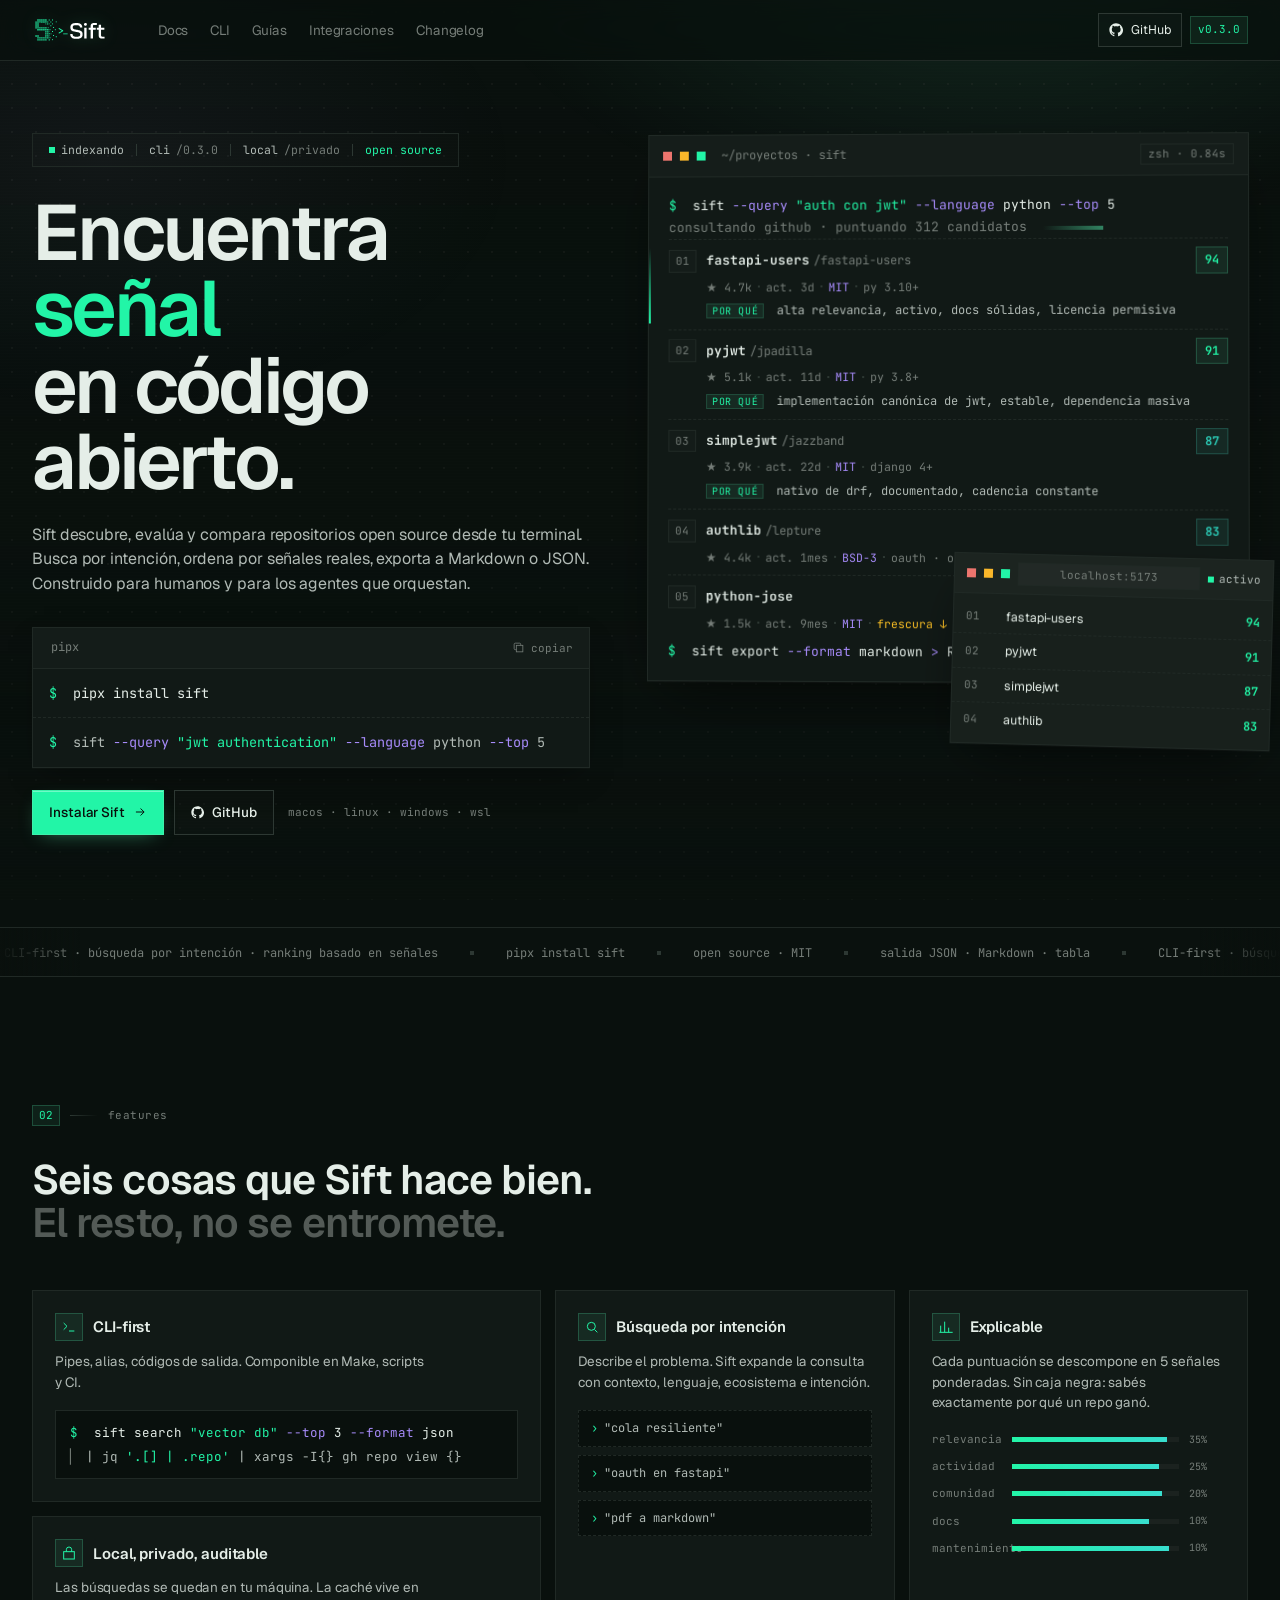
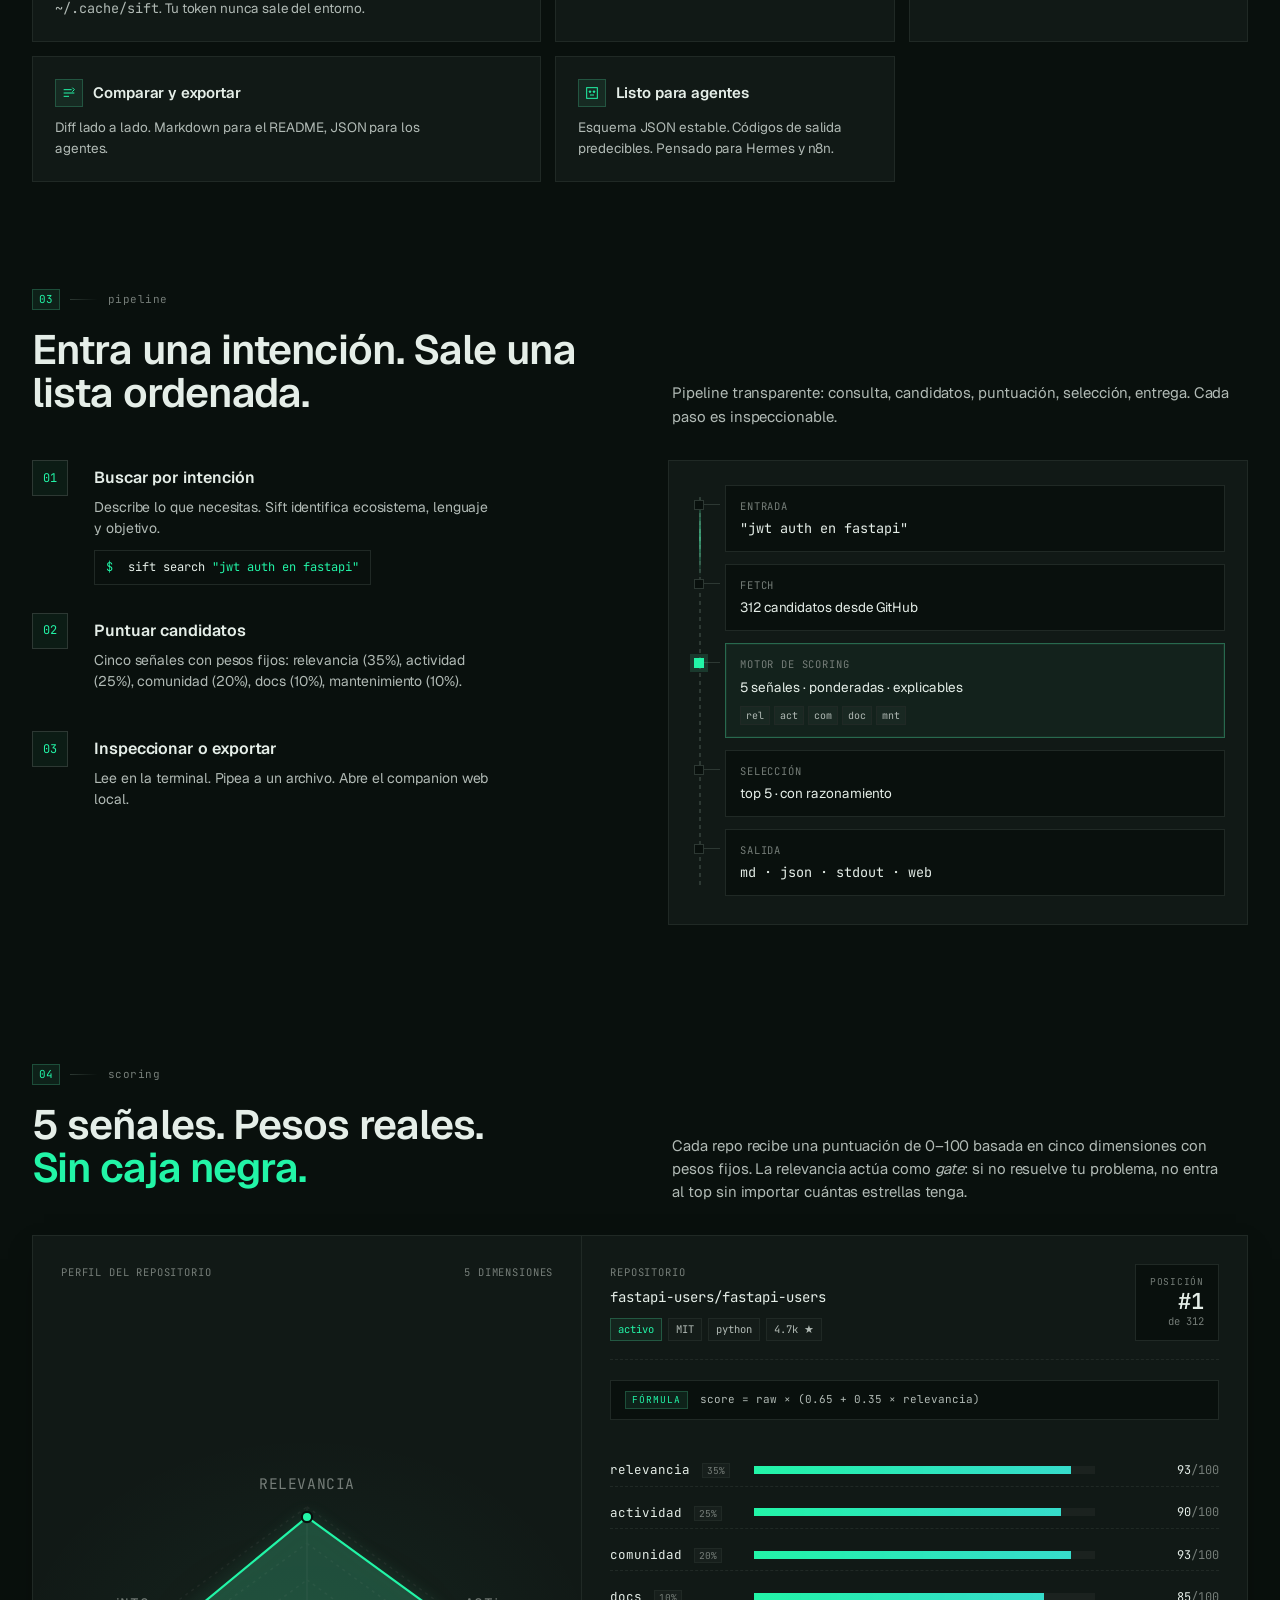
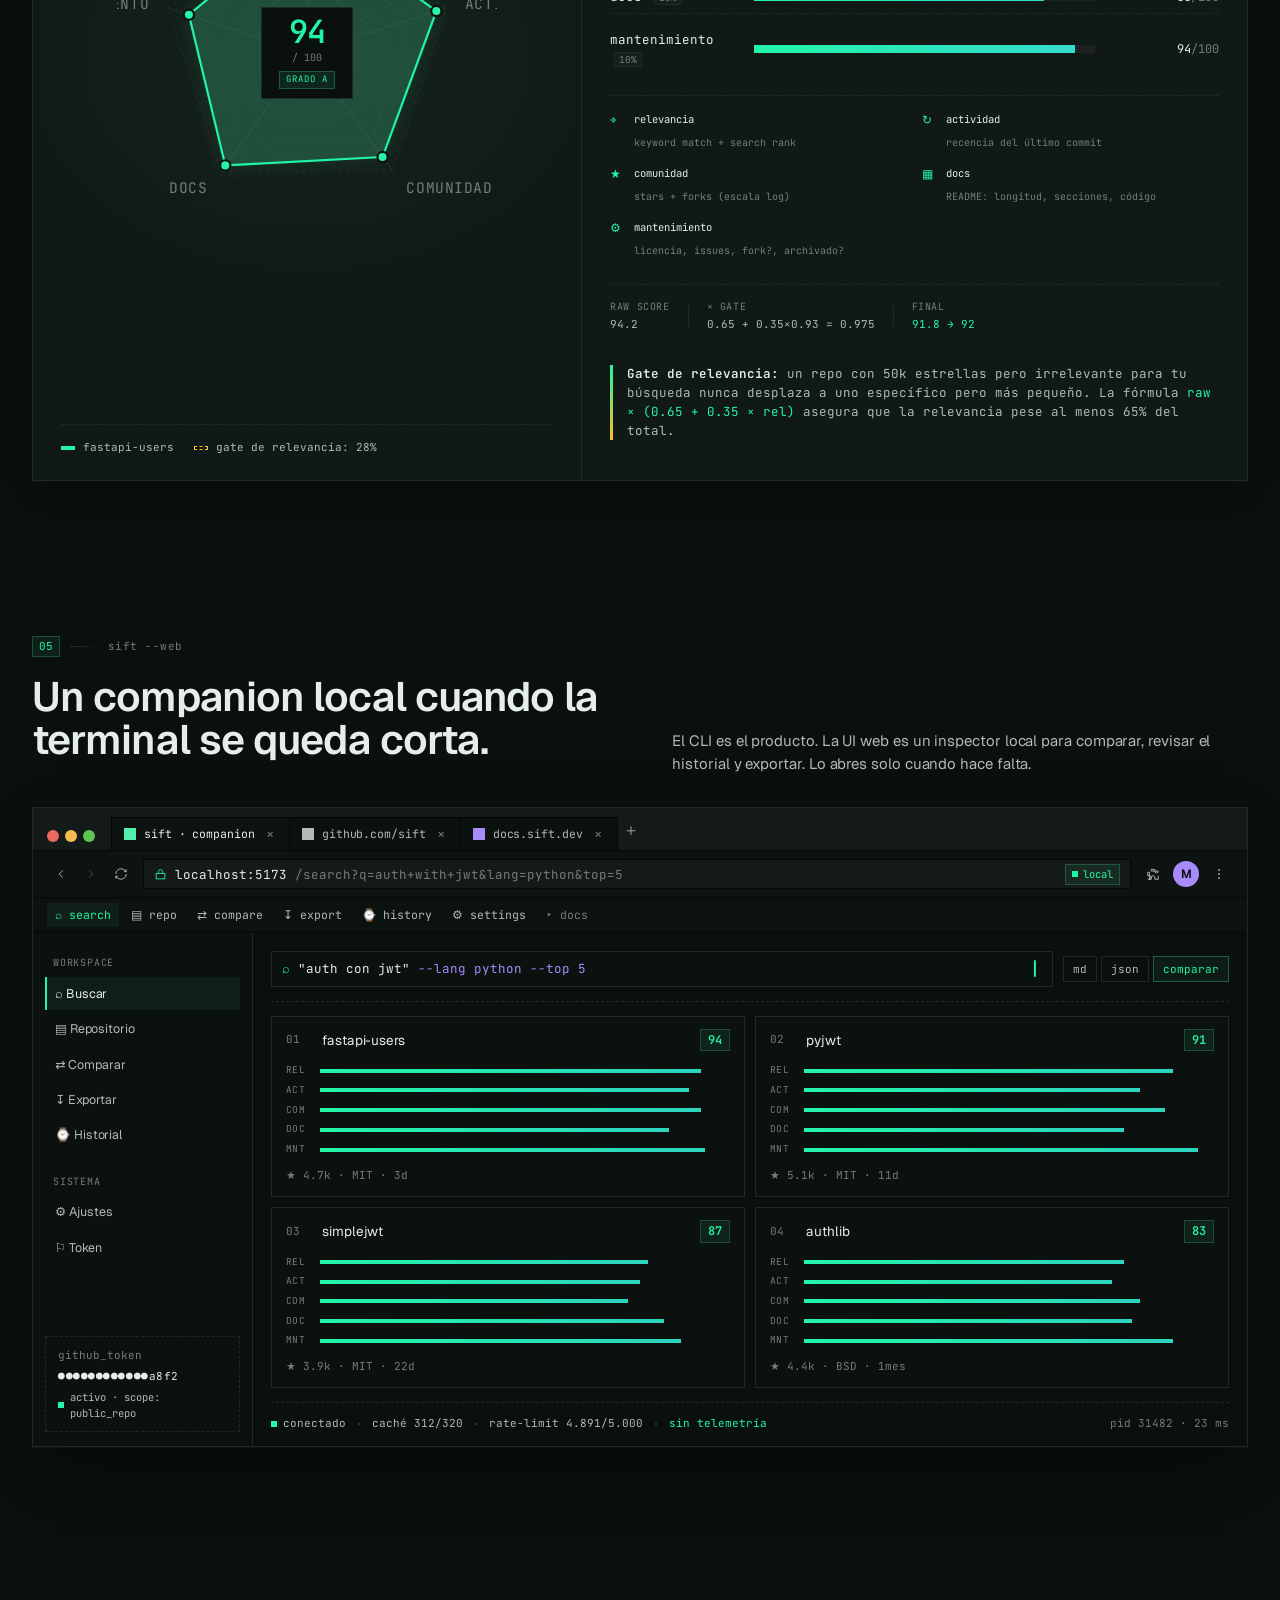
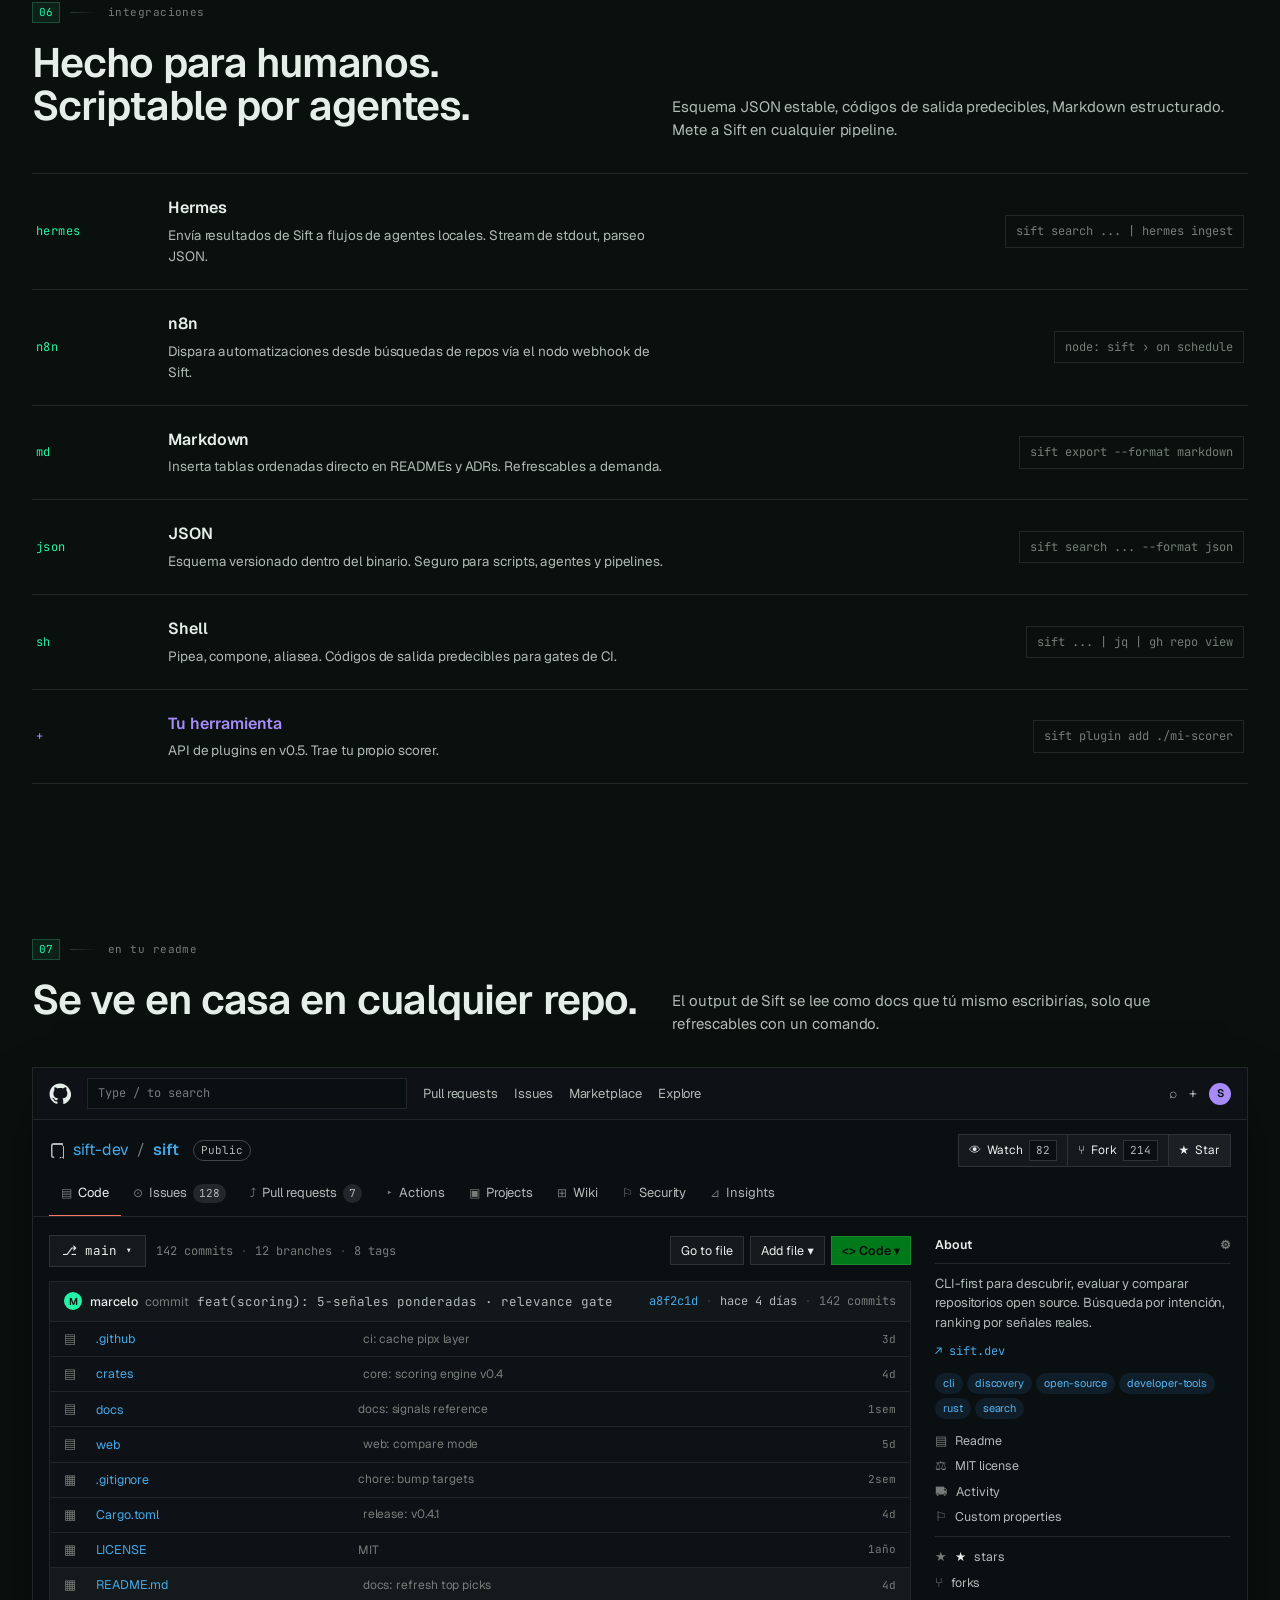
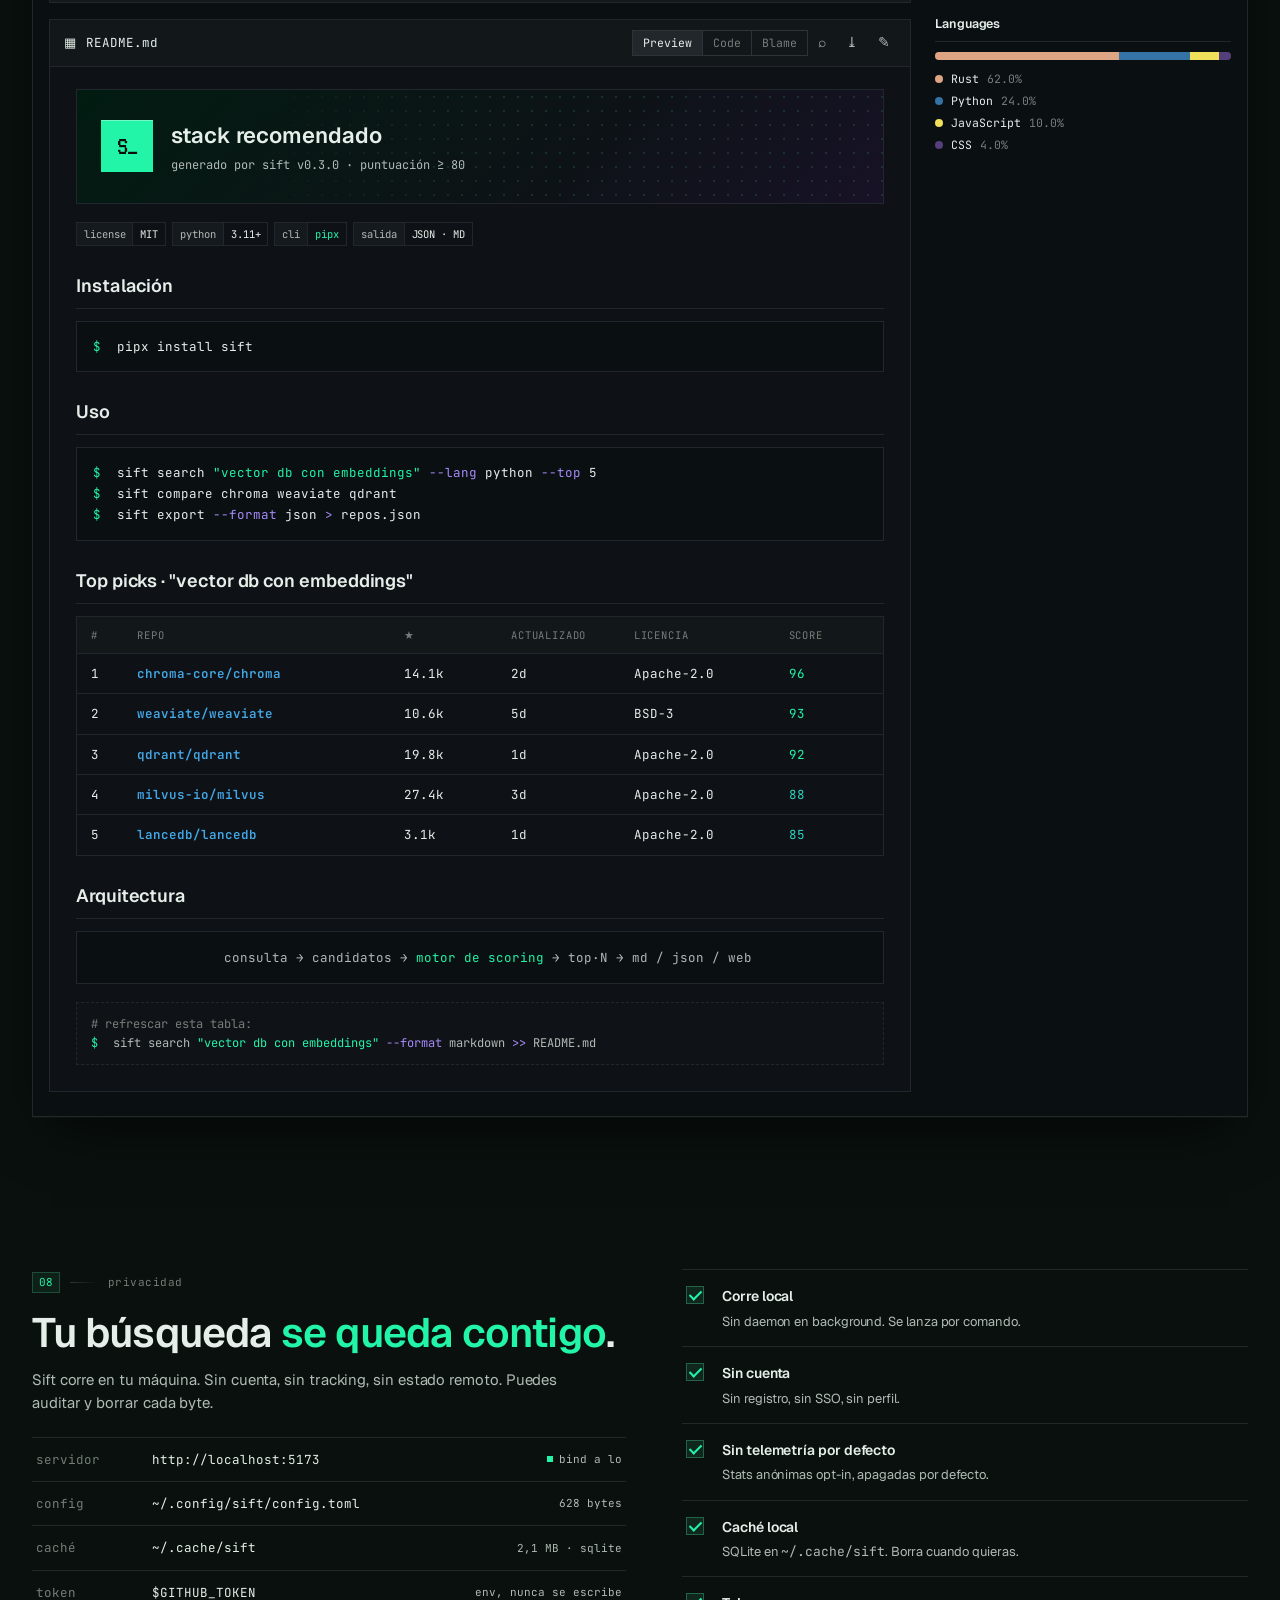
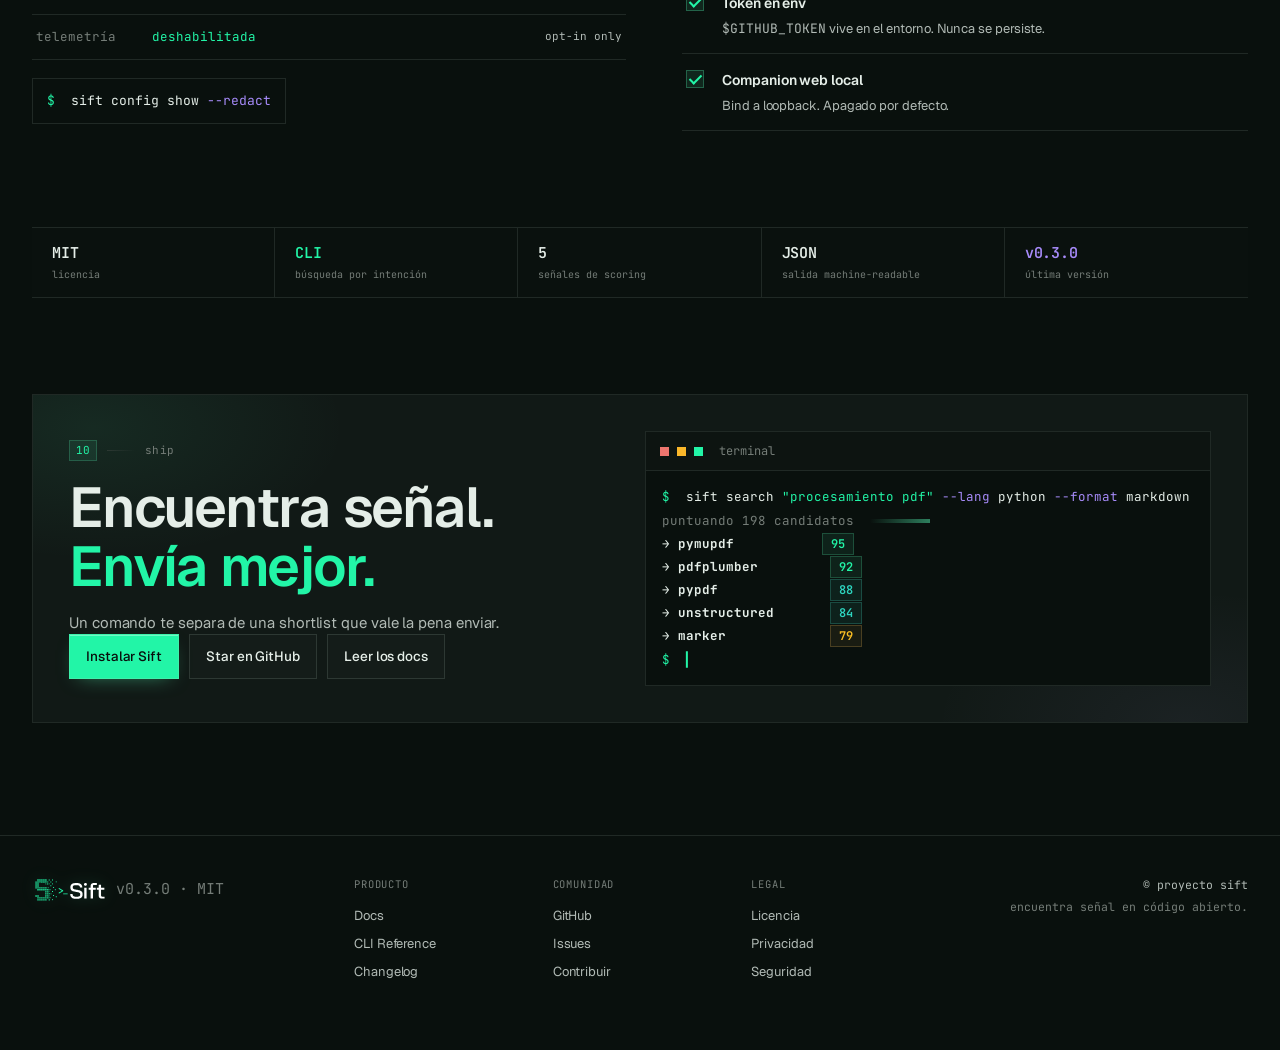
<file: landing-page/index.html>
<!doctype html>
<html lang="es">
<head>
<meta charset="utf-8" />
<meta name="viewport" content="width=device-width,initial-scale=1" />
<title>sift · encuentra señal en código abierto</title>
<meta name="description" content="Sift es una herramienta CLI-first y open source para descubrir repositorios. Busca por intención, ordena por señales reales, exporta a Markdown o JSON." />
<link rel="preconnect" href="https://fonts.googleapis.com">
<link rel="preconnect" href="https://fonts.gstatic.com" crossorigin>
<link href="https://fonts.googleapis.com/css2?family=Geist:wght@400;500;600;700&family=Geist+Mono:wght@400;500;600&family=JetBrains+Mono:wght@400;500;600;700&family=VT323&display=swap" rel="stylesheet">
<link rel="icon" type="image/svg+xml" href="assets/favicon.svg" />
<link rel="stylesheet" href="styles.css" />
</head>
<body>

<!-- Fondos: dot terrain + glow + grano -->
<div class="bg-terrain" aria-hidden="true"></div>
<div class="bg-glow" aria-hidden="true"></div>
<div class="bg-grain" aria-hidden="true"></div>

<a class="skip" href="#main">Saltar al contenido</a>

<!-- ============ HEADER ============ -->
<header class="site-header">
  <div class="wrap header-inner">
    <a href="#" class="brand" aria-label="Inicio sift">
      <img src="assets/sift-logo.svg" alt="Sift logo" class="brand-mark-svg" width="72" height="28" />
    </a>

    <nav class="nav" aria-label="Principal">
      <a href="#docs">Docs</a>
      <a href="#cli">CLI</a>
      <a href="#guides">Guías</a>
      <a href="#integrations">Integraciones</a>
      <a href="#changelog">Changelog</a>
    </nav>

    <div class="header-right">
<a class="ghost-btn" href="https://github.com/sift-dev/sift" aria-label="GitHub">
        <svg viewBox="0 0 24 24" width="14" height="14" fill="currentColor" aria-hidden="true"><path d="M12 .5C5.7.5.6 5.6.6 11.9c0 5 3.3 9.3 7.8 10.8.6.1.8-.2.8-.6v-2c-3.2.7-3.9-1.5-3.9-1.5-.5-1.3-1.3-1.7-1.3-1.7-1.1-.7.1-.7.1-.7 1.2.1 1.8 1.2 1.8 1.2 1 1.8 2.7 1.3 3.4 1 .1-.8.4-1.3.8-1.6-2.6-.3-5.3-1.3-5.3-5.7 0-1.3.5-2.3 1.2-3.2-.1-.3-.5-1.5.1-3.2 0 0 1-.3 3.3 1.2.9-.3 2-.4 3-.4s2 .1 3 .4c2.3-1.5 3.3-1.2 3.3-1.2.7 1.7.2 2.9.1 3.2.8.8 1.2 1.9 1.2 3.2 0 4.5-2.7 5.4-5.3 5.7.4.4.8 1.1.8 2.2v3.2c0 .3.2.7.8.6 4.5-1.5 7.8-5.8 7.8-10.8C23.4 5.6 18.3.5 12 .5z"/></svg>
        <span>GitHub</span>
      </a>
      <span class="version-badge mono">v0.3.0</span>
      <button class="icon-btn menu-btn" aria-label="Menú">
        <svg viewBox="0 0 24 24" width="16" height="16" fill="none" stroke="currentColor" stroke-width="1.5"><path d="M4 7h16M4 12h16M4 17h16"/></svg>
      </button>
    </div>
  </div>
</header>

<main id="main">

<!-- ============ HERO ============ -->
<section class="hero">
  <div class="wrap hero-inner">
    <div class="hero-left">
      <div class="status-strip mono">
        <span class="ss-block"><span class="live"></span> indexando</span>
        <span class="ss-sep"></span>
        <span class="ss-block">cli<span class="muted">/0.3.0</span></span>
        <span class="ss-sep"></span>
        <span class="ss-block">local<span class="muted">/privado</span></span>
        <span class="ss-sep"></span>
        <span class="ss-block accent">open source</span>
      </div>

      <h1 class="hero-title">
        Encuentra <span class="accent-green">señal</span><br/>
        en código abierto.
      </h1>

      <p class="hero-sub">
        Sift descubre, evalúa y compara repositorios open source desde tu terminal. Busca por intención, ordena por señales reales, exporta a Markdown o JSON. Construido para humanos y para los agentes que orquestan.
      </p>

      <div class="install-card" data-tabs>
        <div class="install-tabs" role="tablist">
          <span class="tab mono">pipx</span>
          <span class="tabs-spacer"></span>
          <button class="copy-btn" aria-label="Copiar comando" data-copy>
            <svg viewBox="0 0 24 24" width="13" height="13" fill="none" stroke="currentColor" stroke-width="1.5"><rect x="8" y="8" width="12" height="12" rx="0"/><path d="M16 8V6a2 2 0 0 0-2-2H6a2 2 0 0 0-2 2v8a2 2 0 0 0 2 2h2"/></svg>
            <span class="copy-label mono">copiar</span>
          </button>
        </div>
        <div class="install-body mono">
          <span class="prompt">$</span>
          <span class="cmd">pipx install sift</span>
        </div>
        <div class="install-body mono alt">
          <span class="prompt">$</span> sift <span class="flag">--query</span> <span class="str">"jwt authentication"</span> <span class="flag">--language</span> python <span class="flag">--top</span> 5
        </div>
      </div>

      <div class="cta-row">
        <a href="#install" class="btn btn-primary">
          Instalar Sift
          <svg viewBox="0 0 24 24" width="14" height="14" fill="none" stroke="currentColor" stroke-width="1.7"><path d="M5 12h14M13 6l6 6-6 6"/></svg>
        </a>
        <a href="#github" class="btn btn-ghost">
          <svg viewBox="0 0 24 24" width="13" height="13" fill="currentColor" aria-hidden="true"><path d="M12 .5C5.7.5.6 5.6.6 11.9c0 5 3.3 9.3 7.8 10.8.6.1.8-.2.8-.6v-2c-3.2.7-3.9-1.5-3.9-1.5-.5-1.3-1.3-1.7-1.3-1.7-1.1-.7.1-.7.1-.7 1.2.1 1.8 1.2 1.8 1.2 1 1.8 2.7 1.3 3.4 1 .1-.8.4-1.3.8-1.6-2.6-.3-5.3-1.3-5.3-5.7 0-1.3.5-2.3 1.2-3.2-.1-.3-.5-1.5.1-3.2 0 0 1-.3 3.3 1.2.9-.3 2-.4 3-.4s2 .1 3 .4c2.3-1.5 3.3-1.2 3.3-1.2.7 1.7.2 2.9.1 3.2.8.8 1.2 1.9 1.2 3.2 0 4.5-2.7 5.4-5.3 5.7.4.4.8 1.1.8 2.2v3.2c0 .3.2.7.8.6 4.5-1.5 7.8-5.8 7.8-10.8C23.4 5.6 18.3.5 12 .5z"/></svg>
          GitHub
        </a>
        <span class="compat mono">
          macos · linux · windows · wsl
        </span>
      </div>
    </div>

    <!-- Terminal del hero -->
    <div class="hero-right">
      <div class="terminal spotlight" data-spotlight>
        <div class="term-head">
          <span class="dotled red"></span>
          <span class="dotled amber"></span>
          <span class="dotled green"></span>
          <span class="term-title mono">~/proyectos · sift</span>
          <span class="term-meta mono">zsh · 0.84s</span>
        </div>
        <div class="term-body mono">
          <div class="line"><span class="prompt">$</span> sift <span class="flag">--query</span> <span class="str">"auth con jwt"</span> <span class="flag">--language</span> python <span class="flag">--top</span> 5</div>
          <div class="line dim">consultando github · puntuando 312 candidatos <span class="scan"></span></div>
          <div class="line"></div>

          <div class="result is-active">
            <div class="r-head">
              <span class="rank">01</span>
              <span class="repo"><b>fastapi-users</b><span class="muted">/fastapi-users</span></span>
              <span class="score score-a">94</span>
            </div>
            <div class="r-meta">
              <span>★ 4.7k</span><span class="dot-sep"></span>
              <span>act. 3d</span><span class="dot-sep"></span>
              <span class="lic">MIT</span><span class="dot-sep"></span>
              <span class="muted">py 3.10+</span>
            </div>
            <div class="r-why"><span class="why">por qué</span> alta relevancia, activo, docs sólidas, licencia permisiva</div>
          </div>

          <div class="result">
            <div class="r-head">
              <span class="rank">02</span>
              <span class="repo"><b>pyjwt</b><span class="muted">/jpadilla</span></span>
              <span class="score score-a">91</span>
            </div>
            <div class="r-meta">
              <span>★ 5.1k</span><span class="dot-sep"></span>
              <span>act. 11d</span><span class="dot-sep"></span>
              <span class="lic">MIT</span><span class="dot-sep"></span>
              <span class="muted">py 3.8+</span>
            </div>
            <div class="r-why"><span class="why">por qué</span> implementación canónica de jwt, estable, dependencia masiva</div>
          </div>

          <div class="result">
            <div class="r-head">
              <span class="rank">03</span>
              <span class="repo"><b>simplejwt</b><span class="muted">/jazzband</span></span>
              <span class="score score-b">87</span>
            </div>
            <div class="r-meta">
              <span>★ 3.9k</span><span class="dot-sep"></span>
              <span>act. 22d</span><span class="dot-sep"></span>
              <span class="lic">MIT</span><span class="dot-sep"></span>
              <span class="muted">django 4+</span>
            </div>
            <div class="r-why"><span class="why">por qué</span> nativo de drf, documentado, cadencia constante</div>
          </div>

          <div class="result">
            <div class="r-head">
              <span class="rank">04</span>
              <span class="repo"><b>authlib</b><span class="muted">/lepture</span></span>
              <span class="score score-b">83</span>
            </div>
            <div class="r-meta">
              <span>★ 4.4k</span><span class="dot-sep"></span>
              <span>act. 1mes</span><span class="dot-sep"></span>
              <span class="lic">BSD-3</span><span class="dot-sep"></span>
              <span class="muted">oauth · oidc</span>
            </div>
          </div>

          <div class="result">
            <div class="r-head">
              <span class="rank">05</span>
              <span class="repo"><b>python-jose</b></span>
              <span class="score score-c">71</span>
            </div>
            <div class="r-meta">
              <span>★ 1.5k</span><span class="dot-sep"></span>
              <span>act. 9mes</span><span class="dot-sep"></span>
              <span class="lic">MIT</span><span class="dot-sep"></span>
              <span class="warn">frescura ↓</span>
            </div>
          </div>

          <div class="line"></div>
          <div class="line"><span class="prompt">$</span> sift export <span class="flag">--format</span> markdown <span class="flag">&gt;</span> RECOMENDADOS.md<span class="caret">▎</span></div>
        </div>
      </div>

      <div class="web-mini">
        <div class="wm-head">
          <span class="dotled red"></span>
          <span class="dotled amber"></span>
          <span class="dotled green"></span>
          <span class="mono wm-url">localhost:5173</span>
          <span class="mono wm-live"><span class="live"></span> activo</span>
        </div>
        <div class="wm-body">
          <div class="wm-row"><span class="mono wm-rank">01</span><span>fastapi-users</span><span class="mono wm-score">94</span></div>
          <div class="wm-row"><span class="mono wm-rank">02</span><span>pyjwt</span><span class="mono wm-score">91</span></div>
          <div class="wm-row"><span class="mono wm-rank">03</span><span>simplejwt</span><span class="mono wm-score">87</span></div>
          <div class="wm-row"><span class="mono wm-rank">04</span><span>authlib</span><span class="mono wm-score">83</span></div>
        </div>
      </div>
    </div>
  </div>

  <div class="marquee" aria-hidden="true">
    <div class="marquee-track mono">
      <span>CLI-first · búsqueda por intención · ranking basado en señales</span>
      <span class="m-dot"></span>
      <span>pipx install sift</span>
      <span class="m-dot"></span>
      <span>open source · MIT</span>
      <span class="m-dot"></span>
      <span>salida JSON · Markdown · tabla</span>
      <span class="m-dot"></span>
      <span>CLI-first · búsqueda por intención · ranking basado en señales</span>
      <span class="m-dot"></span>
      <span>pipx install sift</span>
      <span class="m-dot"></span>
      <span>open source · MIT</span>
      <span class="m-dot"></span>
      <span>salida JSON · Markdown · tabla</span>
      <span class="m-dot"></span>
    </div>
  </div>
</section>

<!-- ============ FEATURES ============ -->
<section class="features" id="features">
  <div class="wrap">
    <div class="section-head">
      <div class="eyebrow mono"><span class="num">02</span><span class="rule"></span><span>features</span></div>
      <h2 class="section-title">Seis cosas que Sift hace bien.<br/><span class="muted-2">El resto, no se entromete.</span></h2>
    </div>

    <div class="bento">
      <article class="bento-card big">
        <header class="bc-head">
          <span class="bc-icon">
            <svg viewBox="0 0 24 24" width="16" height="16" fill="none" stroke="currentColor" stroke-width="1.5"><path d="M4 6l5 5-5 5M12 18h8"/></svg>
          </span>
          <h3>CLI-first</h3>
        </header>
        <p>Pipes, alias, códigos de salida. Componible en Make, scripts y CI.</p>
        <div class="bc-term mono">
          <div><span class="prompt">$</span> sift search <span class="str">"vector db"</span> <span class="flag">--top</span> 3 <span class="flag">--format</span> json</div>
          <div><span class="muted">▏</span> | jq <span class="str">'.[] | .repo'</span> | xargs -I{} gh repo view {}</div>
        </div>
      </article>

      <article class="bento-card tall">
        <header class="bc-head">
          <span class="bc-icon">
            <svg viewBox="0 0 24 24" width="16" height="16" fill="none" stroke="currentColor" stroke-width="1.5"><circle cx="11" cy="11" r="6"/><path d="M20 20l-4-4"/></svg>
          </span>
          <h3>Búsqueda por intención</h3>
        </header>
        <p>Describe el problema. Sift expande la consulta con contexto, lenguaje, ecosistema e intención.</p>
        <div class="bc-tags mono">
          <span class="tg">"cola resiliente"</span>
          <span class="tg">"oauth en fastapi"</span>
          <span class="tg">"pdf a markdown"</span>
        </div>
      </article>

      <article class="bento-card tall">
        <header class="bc-head">
          <span class="bc-icon">
            <svg viewBox="0 0 24 24" width="16" height="16" fill="none" stroke="currentColor" stroke-width="1.5"><path d="M4 20V10M10 20V4M16 20v-7M22 20H2"/></svg>
          </span>
          <h3>Explicable</h3>
        </header>
        <p>Cada puntuación se descompone en 5 señales ponderadas. Sin caja negra: sabés exactamente por qué un repo ganó.</p>
        <div class="bc-bars">
          <div class="bcb"><span class="mono lbl">relevancia</span><span class="bcb-bar"><i style="--w:93%"></i></span><span class="mono muted" style="font-size:10px">35%</span></div>
          <div class="bcb"><span class="mono lbl">actividad</span><span class="bcb-bar"><i style="--w:88%"></i></span><span class="mono muted" style="font-size:10px">25%</span></div>
          <div class="bcb"><span class="mono lbl">comunidad</span><span class="bcb-bar"><i style="--w:90%"></i></span><span class="mono muted" style="font-size:10px">20%</span></div>
          <div class="bcb"><span class="mono lbl">docs</span><span class="bcb-bar"><i style="--w:82%"></i></span><span class="mono muted" style="font-size:10px">10%</span></div>
          <div class="bcb"><span class="mono lbl">mantenimiento</span><span class="bcb-bar"><i style="--w:94%"></i></span><span class="mono muted" style="font-size:10px">10%</span></div>
        </div>
      </article>

      <article class="bento-card wide">
        <header class="bc-head">
          <span class="bc-icon">
            <svg viewBox="0 0 24 24" width="16" height="16" fill="none" stroke="currentColor" stroke-width="1.5"><rect x="4" y="10" width="16" height="11" rx="0"/><path d="M8 10V7a4 4 0 0 1 8 0v3"/></svg>
          </span>
          <h3>Local, privado, auditable</h3>
        </header>
        <p>Las búsquedas se quedan en tu máquina. La caché vive en <span class="mono">~/.cache/sift</span>. Tu token nunca sale del entorno.</p>
      </article>

      <article class="bento-card sm">
        <header class="bc-head">
          <span class="bc-icon">
            <svg viewBox="0 0 24 24" width="16" height="16" fill="none" stroke="currentColor" stroke-width="1.5"><path d="M4 7h12M4 12h16M4 17h8"/><path d="M20 7l-3-3M20 7l-3 3"/></svg>
          </span>
          <h3>Comparar y exportar</h3>
        </header>
        <p>Diff lado a lado. Markdown para el README, JSON para los agentes.</p>
      </article>

      <article class="bento-card sm">
        <header class="bc-head">
          <span class="bc-icon">
            <svg viewBox="0 0 24 24" width="16" height="16" fill="none" stroke="currentColor" stroke-width="1.5"><rect x="4" y="4" width="16" height="16" rx="0"/><circle cx="9" cy="10" r="1.2" fill="currentColor"/><circle cx="15" cy="10" r="1.2" fill="currentColor"/><path d="M9 15h6"/></svg>
          </span>
          <h3>Listo para agentes</h3>
        </header>
        <p>Esquema JSON estable. Códigos de salida predecibles. Pensado para Hermes y n8n.</p>
      </article>
    </div>
  </div>
</section>

<!-- ============ HOW IT WORKS ============ -->
<section class="how">
  <div class="wrap">
    <div class="section-head two">
      <div>
        <div class="eyebrow mono"><span class="num">03</span><span class="rule"></span><span>pipeline</span></div>
        <h2 class="section-title">Entra una intención. Sale una lista ordenada.</h2>
      </div>
      <p class="lede">Pipeline transparente: consulta, candidatos, puntuación, selección, entrega. Cada paso es inspeccionable.</p>
    </div>

    <div class="pipeline">
      <ol class="steps-list">
        <li>
          <div class="step-num mono">01</div>
          <div>
            <h4>Buscar por intención</h4>
            <p>Describe lo que necesitas. Sift identifica ecosistema, lenguaje y objetivo.</p>
            <div class="step-code mono"><span class="prompt">$</span> sift search <span class="str">"jwt auth en fastapi"</span></div>
          </div>
        </li>
        <li>
          <div class="step-num mono">02</div>
          <div>
            <h4>Puntuar candidatos</h4>
            <p>Cinco señales con pesos fijos: relevancia (35%), actividad (25%), comunidad (20%), docs (10%), mantenimiento (10%).</p>
          </div>
        </li>
        <li>
          <div class="step-num mono">03</div>
          <div>
            <h4>Inspeccionar o exportar</h4>
            <p>Lee en la terminal. Pipea a un archivo. Abre el companion web local.</p>
          </div>
        </li>
      </ol>

      <div class="diagram">
        <div class="dgm-track" aria-hidden="true">
          <span class="dgm-pulse"></span>
        </div>

        <div class="dgm-node">
          <div class="dn-label mono">entrada</div>
          <div class="dn-name mono">"jwt auth en fastapi"</div>
        </div>

        <div class="dgm-node">
          <div class="dn-label mono">fetch</div>
          <div class="dn-name">312 candidatos desde GitHub</div>
        </div>

        <div class="dgm-node hl">
          <div class="dn-label mono">motor de scoring</div>
          <div class="dn-name">5 señales · ponderadas · explicables</div>
          <div class="dn-mini mono">
            <span>rel</span><span>act</span><span>com</span><span>doc</span><span>mnt</span>
          </div>
        </div>

        <div class="dgm-node">
          <div class="dn-label mono">selección</div>
          <div class="dn-name">top 5 · con razonamiento</div>
        </div>

        <div class="dgm-node">
          <div class="dn-label mono">salida</div>
          <div class="dn-name mono">md · json · stdout · web</div>
        </div>
      </div>
    </div>
  </div>
</section>

<!-- ============ SCORING — 5 señales reales (matching scoring.py) ============ -->
<section class="scoring">
  <div class="wrap">
    <div class="section-head two">
      <div>
        <div class="eyebrow mono"><span class="num">04</span><span class="rule"></span><span>scoring</span></div>
        <h2 class="section-title">5 señales. Pesos reales.<br/><span class="accent-green">Sin caja negra.</span></h2>
      </div>
      <p class="lede">Cada repo recibe una puntuación de 0–100 basada en cinco dimensiones con pesos fijos. La relevancia actúa como <em>gate</em>: si no resuelve tu problema, no entra al top sin importar cuántas estrellas tenga.</p>
    </div>

    <div class="score-board">

      <!-- Columna izquierda: radar pentagonal real (5 ejes) -->
      <div class="sb-radar">
        <div class="sb-eyebrow mono">
          <span>perfil del repositorio</span>
          <span class="muted">5 dimensiones</span>
        </div>

        <div class="radar-wrap">
          <svg class="radar" viewBox="-130 -130 260 260" aria-hidden="true">
            <!-- Anillos pentagonales -->
            <g class="radar-rings">
              <polygon points="0,-100 95.1,-30.9 58.8,80.9 -58.8,80.9 -95.1,-30.9" />
              <polygon points="0,-75 71.3,-23.2 44.1,60.7 -44.1,60.7 -71.3,-23.2" />
              <polygon points="0,-50 47.6,-15.5 29.4,40.5 -29.4,40.5 -47.6,-15.5" />
              <polygon points="0,-25 23.8,-7.7 14.7,20.2 -14.7,20.2 -23.8,-7.7" />
            </g>
            <!-- Ejes -->
            <g class="radar-axes">
              <line x1="0" y1="0" x2="0" y2="-100"/>
              <line x1="0" y1="0" x2="95.1" y2="-30.9"/>
              <line x1="0" y1="0" x2="58.8" y2="80.9"/>
              <line x1="0" y1="0" x2="-58.8" y2="80.9"/>
              <line x1="0" y1="0" x2="-95.1" y2="-30.9"/>
            </g>
            <!-- Polígono actual (este repo) -->
            <polygon class="radar-self"
              points="0,-93 88.5,-28.7 51.7,71.2 -55.9,76.9 -80.8,-26.2"/>
            <!-- Puntos -->
            <g class="radar-dots">
              <circle cx="0"     cy="-93"   r="3.5"/>
              <circle cx="88.5"  cy="-28.7" r="3.5"/>
              <circle cx="51.7"  cy="71.2"  r="3.5"/>
              <circle cx="-55.9" cy="76.9"  r="3.5"/>
              <circle cx="-80.8" cy="-26.2" r="3.5"/>
            </g>
            <!-- Labels -->
            <g class="radar-labels mono">
              <text x="0"     y="-112" text-anchor="middle">relevancia</text>
              <text x="108"   y="-30"  text-anchor="start">actividad</text>
              <text x="68"    y="96"   text-anchor="start">comunidad</text>
              <text x="-68"   y="96"   text-anchor="end">docs</text>
              <text x="-108"  y="-30"  text-anchor="end">mantenimiento</text>
            </g>
          </svg>

          <!-- Badge central con score -->
          <div class="radar-badge">
            <div class="rb-num mono">94</div>
            <div class="rb-out mono">/ 100</div>
            <div class="rb-grade mono">grado A</div>
          </div>
        </div>

        <div class="radar-legend mono">
          <span class="rl-item"><span class="rl-sw self"></span> fastapi-users</span>
          <span class="rl-item"><span class="rl-sw gate"></span> gate de relevancia: 28%</span>
        </div>
      </div>

      <!-- Columna derecha: breakdown numérico con pesos reales -->
      <div class="sb-detail">
        <header class="sb-head">
          <div>
            <div class="sb-key mono">repositorio</div>
            <div class="sb-repo mono">fastapi-users/fastapi-users</div>
            <div class="sb-tags">
              <span class="tg-pill mono ok">activo</span>
              <span class="tg-pill mono">MIT</span>
              <span class="tg-pill mono">python</span>
              <span class="tg-pill mono">4.7k ★</span>
            </div>
          </div>
          <div class="sb-rank mono">
            <div class="srk-label">posición</div>
            <div class="srk-num">#1</div>
            <div class="srk-of">de 312</div>
          </div>
        </header>

        <!-- Fórmula visible -->
        <div class="sb-formula mono">
          <span class="sf-label">fórmula</span>
          <span class="sf-eq">score = raw × (0.65 + 0.35 × relevancia)</span>
        </div>

        <div class="sb-rows">
          <div class="sb-row">
            <span class="sbr-name mono">relevancia <span class="sbr-weight">35%</span></span>
            <span class="sbr-bar"><i style="--w:93%"></i></span>
            <span class="sbr-val mono">93<span class="muted">/100</span></span>
          </div>
          <div class="sb-row">
            <span class="sbr-name mono">actividad <span class="sbr-weight">25%</span></span>
            <span class="sbr-bar"><i style="--w:90%"></i></span>
            <span class="sbr-val mono">90<span class="muted">/100</span></span>
          </div>
          <div class="sb-row">
            <span class="sbr-name mono">comunidad <span class="sbr-weight">20%</span></span>
            <span class="sbr-bar"><i style="--w:93%"></i></span>
            <span class="sbr-val mono">93<span class="muted">/100</span></span>
          </div>
          <div class="sb-row">
            <span class="sbr-name mono">docs <span class="sbr-weight">10%</span></span>
            <span class="sbr-bar"><i style="--w:85%"></i></span>
            <span class="sbr-val mono">85<span class="muted">/100</span></span>
          </div>
          <div class="sb-row">
            <span class="sbr-name mono">mantenimiento <span class="sbr-weight">10%</span></span>
            <span class="sbr-bar"><i style="--w:94%"></i></span>
            <span class="sbr-val mono">94<span class="muted">/100</span></span>
          </div>
        </div>

        <!-- Mini-detalle de sub-señales -->
        <div class="sb-subs">
          <div class="sb-sub mono">
            <span class="sbs-icon">⌖</span>
            <span class="sbs-label">relevancia</span>
            <span class="sbs-detail">keyword match + search rank</span>
          </div>
          <div class="sb-sub mono">
            <span class="sbs-icon">↻</span>
            <span class="sbs-label">actividad</span>
            <span class="sbs-detail">recencia del último commit</span>
          </div>
          <div class="sb-sub mono">
            <span class="sbs-icon">★</span>
            <span class="sbs-label">comunidad</span>
            <span class="sbs-detail">stars + forks (escala log)</span>
          </div>
          <div class="sb-sub mono">
            <span class="sbs-icon">▦</span>
            <span class="sbs-label">docs</span>
            <span class="sbs-detail">README: longitud, secciones, código</span>
          </div>
          <div class="sb-sub mono">
            <span class="sbs-icon">⚙</span>
            <span class="sbs-label">mantenimiento</span>
            <span class="sbs-detail">licencia, issues, fork?, archivado?</span>
          </div>
        </div>

        <footer class="sb-foot mono">
          <div class="sbf-block">
            <span class="muted">raw score</span>
            <span>94.2</span>
          </div>
          <span class="sbf-sep"></span>
          <div class="sbf-block">
            <span class="muted">× gate</span>
            <span>0.65 + 0.35×0.93 = 0.975</span>
          </div>
          <span class="sbf-sep"></span>
          <div class="sbf-block">
            <span class="muted">final</span>
            <span class="ok">91.8 → 92</span>
          </div>
        </footer>

        <div class="sb-quote">
          <span class="sq-bar" aria-hidden="true"></span>
          <p class="mono">
            <b>Gate de relevancia:</b> un repo con 50k estrellas pero irrelevante para tu búsqueda nunca desplaza a uno específico pero más pequeño. La fórmula <span class="accent-green">raw × (0.65 + 0.35 × rel)</span> asegura que la relevancia pese al menos 65% del total.
          </p>
        </div>
      </div>
    </div>
  </div>
</section>

<!-- ============ SIFT --WEB · CHROMIUM SIMULADO ============ -->
<section class="webcomp" id="web">
  <div class="wrap">
    <div class="section-head two">
      <div>
        <div class="eyebrow mono"><span class="num">05</span><span class="rule"></span><span>sift &#8209;&#8209;web</span></div>
        <h2 class="section-title">Un companion local cuando la terminal se queda corta.</h2>
      </div>
      <p class="lede">El CLI es el producto. La UI web es un inspector local para comparar, revisar el historial y exportar. Lo abres solo cuando hace falta.</p>
    </div>

    <!-- Ventana Chromium simulada -->
    <div class="chromium spotlight" data-spotlight>
      <!-- Title bar con tabs -->
      <div class="cr-titlebar">
        <div class="cr-traffic">
          <span class="cr-light close"></span>
          <span class="cr-light min"></span>
          <span class="cr-light max"></span>
        </div>
        <div class="cr-tabs">
          <div class="cr-tab active">
            <span class="cr-tab-fav"></span>
            <span class="cr-tab-title">sift · companion</span>
            <span class="cr-tab-close" aria-hidden="true">×</span>
          </div>
          <div class="cr-tab">
            <span class="cr-tab-fav"></span>
            <span class="cr-tab-title">github.com/sift</span>
            <span class="cr-tab-close" aria-hidden="true">×</span>
          </div>
          <div class="cr-tab">
            <span class="cr-tab-fav"></span>
            <span class="cr-tab-title">docs.sift.dev</span>
            <span class="cr-tab-close" aria-hidden="true">×</span>
          </div>
          <button class="cr-tab-new" aria-label="Nueva pestaña">+</button>
        </div>
        <div class="cr-titlebar-spacer"></div>
      </div>

      <!-- Address bar -->
      <div class="cr-addressbar">
        <div class="cr-nav">
          <button class="cr-navbtn" aria-label="Atrás">
            <svg width="14" height="14" viewBox="0 0 24 24" fill="none" stroke="currentColor" stroke-width="1.6"><path d="M15 6l-6 6 6 6"/></svg>
          </button>
          <button class="cr-navbtn dim" aria-label="Adelante">
            <svg width="14" height="14" viewBox="0 0 24 24" fill="none" stroke="currentColor" stroke-width="1.6"><path d="M9 6l6 6-6 6"/></svg>
          </button>
          <button class="cr-navbtn" aria-label="Recargar">
            <svg width="14" height="14" viewBox="0 0 24 24" fill="none" stroke="currentColor" stroke-width="1.6"><path d="M3 12a9 9 0 0 1 15-6.7L21 8M21 4v4h-4M21 12a9 9 0 0 1-15 6.7L3 16M3 20v-4h4"/></svg>
          </button>
        </div>
        <div class="cr-url">
          <svg class="cr-url-icon" width="13" height="13" viewBox="0 0 24 24" fill="none" stroke="currentColor" stroke-width="1.6"><rect x="4" y="10" width="16" height="10" rx="0"/><path d="M8 10V7a4 4 0 0 1 8 0v3"/></svg>
          <span class="cr-url-host mono">localhost:5173</span>
          <span class="cr-url-path mono">/search?q=auth+with+jwt&amp;lang=python&amp;top=5</span>
          <span class="cr-url-spacer"></span>
          <span class="cr-url-pill mono"><span class="live"></span> local</span>
        </div>
        <div class="cr-actions">
          <button class="cr-navbtn" aria-label="Extensiones">
            <svg width="14" height="14" viewBox="0 0 24 24" fill="none" stroke="currentColor" stroke-width="1.6"><path d="M9 4h6v3a3 3 0 0 0 6 0H9zM3 9v6h3a3 3 0 0 1 0 6V9zM21 15v6h-6v-3a3 3 0 0 0-6 0v3H3"/></svg>
          </button>
          <span class="cr-avatar">m</span>
          <button class="cr-navbtn" aria-label="Menú">
            <svg width="14" height="14" viewBox="0 0 24 24" fill="currentColor"><circle cx="12" cy="5" r="1.6"/><circle cx="12" cy="12" r="1.6"/><circle cx="12" cy="19" r="1.6"/></svg>
          </button>
        </div>
      </div>

      <!-- Bookmarks -->
      <div class="cr-bookmarks mono">
        <span class="cr-bk active">⌕ search</span>
        <span class="cr-bk">▤ repo</span>
        <span class="cr-bk">⇄ compare</span>
        <span class="cr-bk">↧ export</span>
        <span class="cr-bk">⌚ history</span>
        <span class="cr-bk">⚙ settings</span>
        <span class="cr-bk dim">▸ docs</span>
      </div>

      <!-- Viewport -->
      <div class="cr-viewport">
        <aside class="cr-side">
          <div class="cr-side-block">
            <div class="cr-side-h mono">workspace</div>
            <div class="cr-side-item active">⌕ Buscar</div>
            <div class="cr-side-item">▤ Repositorio</div>
            <div class="cr-side-item">⇄ Comparar</div>
            <div class="cr-side-item">↧ Exportar</div>
            <div class="cr-side-item">⌚ Historial</div>
          </div>
          <div class="cr-side-block">
            <div class="cr-side-h mono">sistema</div>
            <div class="cr-side-item">⚙ Ajustes</div>
            <div class="cr-side-item">⚐ Token</div>
          </div>
          <div class="cr-side-token mono">
            <div class="tk-key">github_token</div>
            <div class="tk-val">●●●●●●●●●●●●a8f2</div>
            <div class="tk-status"><span class="live"></span> activo · scope: public_repo</div>
          </div>
        </aside>

        <main class="cr-stage">
          <div class="cr-stage-head">
            <div class="cr-search-input mono">
              <span class="cr-search-ico">⌕</span>
              <span class="cr-search-q">"auth con jwt"</span>
              <span class="cr-search-flag">--lang python</span>
              <span class="cr-search-flag">--top 5</span>
              <span class="cr-search-caret">▎</span>
            </div>
            <div class="cr-stage-tools">
              <button class="cr-tool">md</button>
              <button class="cr-tool">json</button>
              <button class="cr-tool active">comparar</button>
            </div>
          </div>

          <div class="cr-results-grid">
            <div class="cr-result">
              <div class="cr-r-head">
                <span class="mono cr-r-rank">01</span>
                <span class="cr-r-name">fastapi-users</span>
                <span class="cr-r-score mono">94</span>
              </div>
              <div class="cr-r-bars">
                <div class="cr-r-bar"><span class="mono">rel</span><i style="--w:93%"></i></div>
                <div class="cr-r-bar"><span class="mono">act</span><i style="--w:90%"></i></div>
                <div class="cr-r-bar"><span class="mono">com</span><i style="--w:93%"></i></div>
                <div class="cr-r-bar"><span class="mono">doc</span><i style="--w:85%"></i></div>
                <div class="cr-r-bar"><span class="mono">mnt</span><i style="--w:94%"></i></div>
              </div>
              <div class="cr-r-meta mono">★ 4.7k · MIT · 3d</div>
            </div>
            <div class="cr-result">
              <div class="cr-r-head">
                <span class="mono cr-r-rank">02</span>
                <span class="cr-r-name">pyjwt</span>
                <span class="cr-r-score mono">91</span>
              </div>
              <div class="cr-r-bars">
                <div class="cr-r-bar"><span class="mono">rel</span><i style="--w:90%"></i></div>
                <div class="cr-r-bar"><span class="mono">act</span><i style="--w:82%"></i></div>
                <div class="cr-r-bar"><span class="mono">com</span><i style="--w:88%"></i></div>
                <div class="cr-r-bar"><span class="mono">doc</span><i style="--w:78%"></i></div>
                <div class="cr-r-bar"><span class="mono">mnt</span><i style="--w:96%"></i></div>
              </div>
              <div class="cr-r-meta mono">★ 5.1k · MIT · 11d</div>
            </div>
            <div class="cr-result">
              <div class="cr-r-head">
                <span class="mono cr-r-rank">03</span>
                <span class="cr-r-name">simplejwt</span>
                <span class="cr-r-score mono">87</span>
              </div>
              <div class="cr-r-bars">
                <div class="cr-r-bar"><span class="mono">rel</span><i style="--w:80%"></i></div>
                <div class="cr-r-bar"><span class="mono">act</span><i style="--w:78%"></i></div>
                <div class="cr-r-bar"><span class="mono">com</span><i style="--w:75%"></i></div>
                <div class="cr-r-bar"><span class="mono">doc</span><i style="--w:84%"></i></div>
                <div class="cr-r-bar"><span class="mono">mnt</span><i style="--w:88%"></i></div>
              </div>
              <div class="cr-r-meta mono">★ 3.9k · MIT · 22d</div>
            </div>
            <div class="cr-result">
              <div class="cr-r-head">
                <span class="mono cr-r-rank">04</span>
                <span class="cr-r-name">authlib</span>
                <span class="cr-r-score mono">83</span>
              </div>
              <div class="cr-r-bars">
                <div class="cr-r-bar"><span class="mono">rel</span><i style="--w:78%"></i></div>
                <div class="cr-r-bar"><span class="mono">act</span><i style="--w:75%"></i></div>
                <div class="cr-r-bar"><span class="mono">com</span><i style="--w:82%"></i></div>
                <div class="cr-r-bar"><span class="mono">doc</span><i style="--w:80%"></i></div>
                <div class="cr-r-bar"><span class="mono">mnt</span><i style="--w:90%"></i></div>
              </div>
              <div class="cr-r-meta mono">★ 4.4k · BSD · 1mes</div>
            </div>
          </div>

          <div class="cr-statusbar mono">
            <span><span class="live"></span> conectado</span>
            <span class="ws-sep"></span>
            <span>caché 312/320</span>
            <span class="ws-sep"></span>
            <span>rate-limit 4.891/5.000</span>
            <span class="ws-sep"></span>
            <span class="ok">sin telemetría</span>
            <span class="cr-status-spacer"></span>
            <span class="muted">pid 31482 · 23 ms</span>
          </div>
        </main>
      </div>
    </div>
  </div>
</section>

<!-- ============ INTEGRATIONS ============ -->
<section class="integrations" id="integrations">
  <div class="wrap">
    <div class="section-head two">
      <div>
        <div class="eyebrow mono"><span class="num">06</span><span class="rule"></span><span>integraciones</span></div>
        <h2 class="section-title">Hecho para humanos. Scriptable por agentes.</h2>
      </div>
      <p class="lede">Esquema JSON estable, códigos de salida predecibles, Markdown estructurado. Mete a Sift en cualquier pipeline.</p>
    </div>

    <ul class="int-list">
      <li class="int-row">
        <span class="ir-key mono">hermes</span>
        <div class="ir-body">
          <h4>Hermes</h4>
          <p>Envía resultados de Sift a flujos de agentes locales. Stream de stdout, parseo JSON.</p>
        </div>
        <span class="ir-cmd mono">sift search ... | hermes ingest</span>
      </li>
      <li class="int-row">
        <span class="ir-key mono">n8n</span>
        <div class="ir-body">
          <h4>n8n</h4>
          <p>Dispara automatizaciones desde búsquedas de repos vía el nodo webhook de Sift.</p>
        </div>
        <span class="ir-cmd mono">node: sift › on schedule</span>
      </li>
      <li class="int-row">
        <span class="ir-key mono">md</span>
        <div class="ir-body">
          <h4>Markdown</h4>
          <p>Inserta tablas ordenadas directo en READMEs y ADRs. Refrescables a demanda.</p>
        </div>
        <span class="ir-cmd mono">sift export --format markdown</span>
      </li>
      <li class="int-row">
        <span class="ir-key mono">json</span>
        <div class="ir-body">
          <h4>JSON</h4>
          <p>Esquema versionado dentro del binario. Seguro para scripts, agentes y pipelines.</p>
        </div>
        <span class="ir-cmd mono">sift search ... --format json</span>
      </li>
      <li class="int-row">
        <span class="ir-key mono">sh</span>
        <div class="ir-body">
          <h4>Shell</h4>
          <p>Pipea, compone, aliasea. Códigos de salida predecibles para gates de CI.</p>
        </div>
        <span class="ir-cmd mono">sift ... | jq | gh repo view</span>
      </li>
      <li class="int-row ghost">
        <span class="ir-key mono">+</span>
        <div class="ir-body">
          <h4>Tu herramienta</h4>
          <p>API de plugins en v0.5. Trae tu propio scorer.</p>
        </div>
        <span class="ir-cmd mono">sift plugin add ./mi-scorer</span>
      </li>
    </ul>
  </div>
</section>

<!-- ============ README · GITHUB SIMULADO ============ -->
<section class="readme">
  <div class="wrap">
    <div class="section-head two">
      <div>
        <div class="eyebrow mono"><span class="num">07</span><span class="rule"></span><span>en tu readme</span></div>
        <h2 class="section-title">Se ve en casa en cualquier repo.</h2>
      </div>
      <p class="lede">El output de Sift se lee como docs que tú mismo escribirías, solo que refrescables con un comando.</p>
    </div>

    <!-- Ventana Github simulada -->
    <div class="github">
      <!-- Header tipo GitHub -->
      <div class="gh-header">
        <div class="gh-logo">
          <svg width="22" height="22" viewBox="0 0 24 24" fill="currentColor" aria-hidden="true"><path d="M12 .5C5.7.5.6 5.6.6 11.9c0 5 3.3 9.3 7.8 10.8.6.1.8-.2.8-.6v-2c-3.2.7-3.9-1.5-3.9-1.5-.5-1.3-1.3-1.7-1.3-1.7-1.1-.7.1-.7.1-.7 1.2.1 1.8 1.2 1.8 1.2 1 1.8 2.7 1.3 3.4 1 .1-.8.4-1.3.8-1.6-2.6-.3-5.3-1.3-5.3-5.7 0-1.3.5-2.3 1.2-3.2-.1-.3-.5-1.5.1-3.2 0 0 1-.3 3.3 1.2.9-.3 2-.4 3-.4s2 .1 3 .4c2.3-1.5 3.3-1.2 3.3-1.2.7 1.7.2 2.9.1 3.2.8.8 1.2 1.9 1.2 3.2 0 4.5-2.7 5.4-5.3 5.7.4.4.8 1.1.8 2.2v3.2c0 .3.2.7.8.6 4.5-1.5 7.8-5.8 7.8-10.8C23.4 5.6 18.3.5 12 .5z"/></svg>
        </div>
        <div class="gh-search mono">Type / to search</div>
        <div class="gh-header-nav">
          <span>Pull requests</span>
          <span>Issues</span>
          <span>Marketplace</span>
          <span>Explore</span>
        </div>
        <div class="gh-header-actions">
          <span class="gh-bell">⌕</span>
          <span class="gh-bell">+</span>
          <span class="gh-avatar">s</span>
        </div>
      </div>

      <!-- Repo name -->
      <div class="gh-reponame">
        <div class="gh-rn-left">
          <svg width="16" height="16" viewBox="0 0 16 16" fill="currentColor" aria-hidden="true"><path d="M2 2.5A2.5 2.5 0 0 1 4.5 0h8.75a.75.75 0 0 1 .75.75v12.5a.75.75 0 0 1-.75.75h-2.5v1.25a.25.25 0 0 0 .4.2l1.45-1.087a.25.25 0 0 1 .3 0L14.6 15.7a.25.25 0 0 0 .4-.2V2.75A.75.75 0 0 1 13.25 2H4.5a1 1 0 0 0-1 1v9.5a1 1 0 0 0 1 1h.75v1.5h-.75A2.5 2.5 0 0 1 2 12.5v-10z"/></svg>
          <a class="gh-org">sift-dev</a>
          <span class="gh-slash">/</span>
          <a class="gh-repo">sift</a>
          <span class="gh-public mono">Public</span>
        </div>
        <div class="gh-rn-right">
          <div class="gh-action-btn"><span>👁</span> Watch <span class="mono gh-count">82</span></div>
          <div class="gh-action-btn"><span>⑂</span> Fork <span class="mono gh-count">214</span></div>
          <div class="gh-action-btn primary"><span>★</span> Star</div>
        </div>
      </div>

      <!-- Tabs -->
      <div class="gh-tabs">
        <div class="gh-tab active"><span class="mono ic">▤</span> Code</div>
        <div class="gh-tab"><span class="mono ic">⊙</span> Issues <span class="gh-tab-pill mono">128</span></div>
        <div class="gh-tab"><span class="mono ic">⤴</span> Pull requests <span class="gh-tab-pill mono">7</span></div>
        <div class="gh-tab"><span class="mono ic">▸</span> Actions</div>
        <div class="gh-tab"><span class="mono ic">▣</span> Projects</div>
        <div class="gh-tab"><span class="mono ic">⊞</span> Wiki</div>
        <div class="gh-tab"><span class="mono ic">⚐</span> Security</div>
        <div class="gh-tab"><span class="mono ic">⊿</span> Insights</div>
      </div>

      <!-- Cuerpo -->
      <div class="gh-body">
        <div class="gh-main">
          <!-- Branch + actions -->
          <div class="gh-branchbar">
            <div class="gh-branch mono">
              <span class="gh-branch-ico">⎇</span>
              <span>main</span>
              <span class="gh-branch-caret">▾</span>
            </div>
            <div class="gh-branch-meta mono">
              <span class="muted">142 commits</span>
              <span class="ws-sep"></span>
              <span class="muted">12 branches</span>
              <span class="ws-sep"></span>
              <span class="muted">8 tags</span>
            </div>
            <div class="gh-branch-spacer"></div>
            <div class="gh-branch-actions">
              <button class="gh-btn">Go to file</button>
              <button class="gh-btn">Add file ▾</button>
              <button class="gh-btn primary">&lt;&gt; Code ▾</button>
            </div>
          </div>

          <!-- Último commit -->
          <div class="gh-lastcommit">
            <div class="gh-lc-left">
              <span class="gh-lc-avatar">m</span>
              <span class="gh-lc-author">marcelo</span>
              <span class="muted">commit</span>
              <span class="mono gh-lc-msg">feat(scoring): 5-señales ponderadas · relevance gate</span>
            </div>
            <div class="gh-lc-right mono">
              <span class="gh-lc-hash">a8f2c1d</span>
              <span class="ws-sep"></span>
              <span>hace 4 días</span>
              <span class="ws-sep"></span>
              <span class="muted">142 commits</span>
            </div>
          </div>

          <!-- File browser -->
          <div class="gh-files">
            <div class="gh-file"><span class="gh-file-ico">▤</span><span class="gh-file-name">.github</span><span class="gh-file-msg muted">ci: cache pipx layer</span><span class="gh-file-time mono muted">3d</span></div>
            <div class="gh-file"><span class="gh-file-ico">▤</span><span class="gh-file-name">crates</span><span class="gh-file-msg muted">core: scoring engine v0.4</span><span class="gh-file-time mono muted">4d</span></div>
            <div class="gh-file"><span class="gh-file-ico">▤</span><span class="gh-file-name">docs</span><span class="gh-file-msg muted">docs: signals reference</span><span class="gh-file-time mono muted">1sem</span></div>
            <div class="gh-file"><span class="gh-file-ico">▤</span><span class="gh-file-name">web</span><span class="gh-file-msg muted">web: compare mode</span><span class="gh-file-time mono muted">5d</span></div>
            <div class="gh-file"><span class="gh-file-ico">▦</span><span class="gh-file-name">.gitignore</span><span class="gh-file-msg muted">chore: bump targets</span><span class="gh-file-time mono muted">2sem</span></div>
            <div class="gh-file"><span class="gh-file-ico">▦</span><span class="gh-file-name">Cargo.toml</span><span class="gh-file-msg muted">release: v0.4.1</span><span class="gh-file-time mono muted">4d</span></div>
            <div class="gh-file"><span class="gh-file-ico">▦</span><span class="gh-file-name">LICENSE</span><span class="gh-file-msg muted">MIT</span><span class="gh-file-time mono muted">1año</span></div>
            <div class="gh-file active"><span class="gh-file-ico">▦</span><span class="gh-file-name">README.md</span><span class="gh-file-msg muted">docs: refresh top picks</span><span class="gh-file-time mono muted">4d</span></div>
          </div>

          <!-- README renderizado -->
          <div class="gh-readme">
            <div class="gh-rd-head">
              <span class="mono ic">▦</span>
              <span class="mono">README.md</span>
              <span class="gh-rd-spacer"></span>
              <span class="gh-rd-mode">
                <span class="mono active">Preview</span>
                <span class="mono muted">Code</span>
                <span class="mono muted">Blame</span>
              </span>
              <span class="gh-rd-icons mono">⌕ ⤓ ✎</span>
            </div>

            <div class="gh-rd-body">
              <!-- Hero del README -->
              <div class="gh-rd-banner">
                <div class="gh-rd-banner-grid" aria-hidden="true"></div>
                <div class="gh-rd-banner-inner">
                  <span class="rd-logo-tile mono">S<span class="cursor">_</span></span>
                  <div>
                    <h1 class="gh-rd-h1">stack recomendado</h1>
                    <div class="gh-rd-tag mono">generado por sift v0.3.0 · puntuación ≥ 80</div>
                  </div>
                </div>
              </div>

              <div class="gh-rd-badges">
                <span class="badge"><span class="b-l">license</span><span class="b-r">MIT</span></span>
                <span class="badge"><span class="b-l">python</span><span class="b-r">3.11+</span></span>
                <span class="badge"><span class="b-l">cli</span><span class="b-r ok">pipx</span></span>
                <span class="badge"><span class="b-l">salida</span><span class="b-r">JSON · MD</span></span>
              </div>

              <h2 class="gh-rd-h2">Instalación</h2>
              <pre class="gh-rd-code mono"><span class="prompt">$</span> pipx install sift</pre>

              <h2 class="gh-rd-h2">Uso</h2>
              <pre class="gh-rd-code mono"><span class="prompt">$</span> sift search <span class="str">"vector db con embeddings"</span> <span class="flag">--lang</span> python <span class="flag">--top</span> 5
<span class="prompt">$</span> sift compare chroma weaviate qdrant
<span class="prompt">$</span> sift export <span class="flag">--format</span> json <span class="flag">&gt;</span> repos.json</pre>

              <h2 class="gh-rd-h2">Top picks · "vector db con embeddings"</h2>
              <div class="gh-rd-table">
                <div class="gh-rd-tr head mono"><span>#</span><span>repo</span><span>★</span><span>actualizado</span><span>licencia</span><span>score</span></div>
                <div class="gh-rd-tr mono"><span>1</span><span><b>chroma-core/chroma</b></span><span>14.1k</span><span>2d</span><span>Apache-2.0</span><span class="sg">96</span></div>
                <div class="gh-rd-tr mono"><span>2</span><span><b>weaviate/weaviate</b></span><span>10.6k</span><span>5d</span><span>BSD-3</span><span class="sg">93</span></div>
                <div class="gh-rd-tr mono"><span>3</span><span><b>qdrant/qdrant</b></span><span>19.8k</span><span>1d</span><span>Apache-2.0</span><span class="sg">92</span></div>
                <div class="gh-rd-tr mono"><span>4</span><span><b>milvus-io/milvus</b></span><span>27.4k</span><span>3d</span><span>Apache-2.0</span><span class="sa">88</span></div>
                <div class="gh-rd-tr mono"><span>5</span><span><b>lancedb/lancedb</b></span><span>3.1k</span><span>1d</span><span>Apache-2.0</span><span class="sa">85</span></div>
              </div>

              <h2 class="gh-rd-h2">Arquitectura</h2>
              <pre class="gh-rd-arch mono">  consulta → candidatos → <span class="accent-green">motor de scoring</span> → top·N → md / json / web</pre>

              <div class="gh-rd-refresh mono">
                <span class="muted"># refrescar esta tabla:</span><br/>
                <span class="prompt">$</span> sift search <span class="str">"vector db con embeddings"</span> <span class="flag">--format</span> markdown <span class="flag">&gt;&gt;</span> README.md
              </div>
            </div>
          </div>
        </div>

        <!-- Sidebar de GitHub -->
        <aside class="gh-side">
          <div class="gh-side-block">
            <div class="gh-side-h">
              <span>About</span>
              <span class="mono ic">⚙</span>
            </div>
            <p class="gh-about">CLI-first para descubrir, evaluar y comparar repositorios open source. Búsqueda por intención, ranking por señales reales.</p>
            <div class="gh-about-link mono">↗ sift.dev</div>
            <div class="gh-topics">
              <span class="gh-topic">cli</span>
              <span class="gh-topic">discovery</span>
              <span class="gh-topic">open-source</span>
              <span class="gh-topic">developer-tools</span>
              <span class="gh-topic">rust</span>
              <span class="gh-topic">search</span>
            </div>
            <ul class="gh-resource">
              <li><span class="mono ic">▤</span> Readme</li>
              <li><span class="mono ic">⚖</span> MIT license</li>
              <li><span class="mono ic">⛟</span> Activity</li>
              <li><span class="mono ic">⚐</span> Custom properties</li>
            </ul>
            <ul class="gh-resource counts">
              <li><span class="mono ic">★</span> <b>★</b> stars</li>
              <li><span class="mono ic">⑂</span> forks</li>
            </ul>
          </div>

          <div class="gh-side-block">
            <div class="gh-side-h">Languages</div>
            <div class="gh-lang-bar">
              <span style="width:62%;background:#dea584" title="Rust 62%"></span>
              <span style="width:24%;background:#3572A5" title="Python 24%"></span>
              <span style="width:10%;background:#f1e05a" title="JavaScript 10%"></span>
              <span style="width:4%;background:#563d7c" title="CSS 4%"></span>
            </div>
            <ul class="gh-lang-list mono">
              <li><span class="ll-dot" style="background:#dea584"></span>Rust <span class="muted">62.0%</span></li>
              <li><span class="ll-dot" style="background:#3572A5"></span>Python <span class="muted">24.0%</span></li>
              <li><span class="ll-dot" style="background:#f1e05a"></span>JavaScript <span class="muted">10.0%</span></li>
              <li><span class="ll-dot" style="background:#563d7c"></span>CSS <span class="muted">4.0%</span></li>
            </ul>
          </div>
        </aside>
      </div>
    </div>
  </div>
</section>

<!-- ============ PRIVACIDAD ============ -->
<section class="privacy">
  <div class="wrap privacy-grid">
    <div>
      <div class="eyebrow mono"><span class="num">08</span><span class="rule"></span><span>privacidad</span></div>
      <h2 class="section-title">Tu búsqueda <span class="accent-green">se queda contigo</span>.</h2>
      <p class="lede">Sift corre en tu máquina. Sin cuenta, sin tracking, sin estado remoto. Puedes auditar y borrar cada byte.</p>

      <div class="priv-rows mono">
        <div class="prv"><span class="pk">servidor</span><span class="pv">http://localhost:5173</span><span class="pn"><span class="live"></span> bind a lo</span></div>
        <div class="prv"><span class="pk">config</span><span class="pv">~/.config/sift/config.toml</span><span class="pn">628 bytes</span></div>
        <div class="prv"><span class="pk">caché</span><span class="pv">~/.cache/sift</span><span class="pn">2,1 MB · sqlite</span></div>
        <div class="prv"><span class="pk">token</span><span class="pv">$GITHUB_TOKEN</span><span class="pn muted">env, nunca se escribe</span></div>
        <div class="prv"><span class="pk">telemetría</span><span class="pv off">deshabilitada</span><span class="pn muted">opt-in only</span></div>
      </div>

      <div class="priv-foot mono">
        <span class="prompt">$</span> sift config show <span class="flag">--redact</span>
      </div>
    </div>

    <ul class="priv-bullets">
      <li><span class="check"></span><div><b>Corre local</b><p>Sin daemon en background. Se lanza por comando.</p></div></li>
      <li><span class="check"></span><div><b>Sin cuenta</b><p>Sin registro, sin SSO, sin perfil.</p></div></li>
      <li><span class="check"></span><div><b>Sin telemetría por defecto</b><p>Stats anónimas opt-in, apagadas por defecto.</p></div></li>
      <li><span class="check"></span><div><b>Caché local</b><p>SQLite en <span class="mono">~/.cache/sift</span>. Borra cuando quieras.</p></div></li>
      <li><span class="check"></span><div><b>Token en env</b><p><span class="mono">$GITHUB_TOKEN</span> vive en el entorno. Nunca se persiste.</p></div></li>
      <li><span class="check"></span><div><b>Companion web local</b><p>Bind a loopback. Apagado por defecto.</p></div></li>
    </ul>
  </div>
</section>

<!-- ============ SNAPSHOT ============ -->
<section class="snapshot">
  <div class="wrap">
    <div class="snap-strip mono">
      <span class="ss"><span class="ss-num">MIT</span> <span class="ss-lab">licencia</span></span>
      <span class="ss"><span class="ss-num accent-green">CLI</span> <span class="ss-lab">búsqueda por intención</span></span>
      <span class="ss"><span class="ss-num">5</span> <span class="ss-lab">señales de scoring</span></span>
      <span class="ss"><span class="ss-num">JSON</span> <span class="ss-lab">salida machine-readable</span></span>
      <span class="ss"><span class="ss-num accent-violet">v0.3.0</span> <span class="ss-lab">última versión</span></span>
    </div>
  </div>
</section>

<!-- ============ FINAL CTA ============ -->
<section class="cta">
  <div class="wrap">
    <div class="cta-card spotlight" data-spotlight>
      <div class="cta-grid">
        <div>
          <div class="eyebrow mono"><span class="num">10</span><span class="rule"></span><span>ship</span></div>
          <h2 class="section-title big">Encuentra señal.<br/><span class="accent-green">Envía mejor.</span></h2>
          <p class="lede">Un comando te separa de una shortlist que vale la pena enviar.</p>
          <div class="cta-row">
            <a href="#" class="btn btn-primary">Instalar Sift</a>
            <a href="#" class="btn btn-ghost">Star en GitHub</a>
            <a href="#" class="btn btn-ghost">Leer los docs</a>
          </div>
        </div>
        <div class="cta-term">
          <div class="term-head">
            <span class="dotled red"></span>
            <span class="dotled amber"></span>
            <span class="dotled green"></span>
            <span class="term-title mono">terminal</span>
          </div>
          <div class="term-body mono small">
            <div class="line"><span class="prompt">$</span> sift search <span class="str">"procesamiento pdf"</span> <span class="flag">--lang</span> python <span class="flag">--format</span> markdown</div>
            <div class="line dim">puntuando 198 candidatos <span class="scan"></span></div>
            <div class="line">→ <b>pymupdf</b>           <span class="score score-a">95</span></div>
            <div class="line">→ <b>pdfplumber</b>         <span class="score score-a">92</span></div>
            <div class="line">→ <b>pypdf</b>              <span class="score score-b">88</span></div>
            <div class="line">→ <b>unstructured</b>       <span class="score score-b">84</span></div>
            <div class="line">→ <b>marker</b>             <span class="score score-c">79</span></div>
            <div class="line"><span class="prompt">$</span> <span class="caret">▎</span></div>
          </div>
        </div>
      </div>
    </div>
  </div>
</section>

</main>

<!-- ============ FOOTER ============ -->
<footer class="site-footer">
  <div class="wrap footer-inner">
    <div class="foot-brand">
      <img src="assets/sift-logo.svg" alt="Sift logo" class="brand-mark-svg" width="60" height="23" />
      <span class="mono muted small">v0.3.0 · MIT</span>
    </div>

    <nav class="foot-nav">
      <div>
        <div class="fn-head mono">producto</div>
        <a href="#">Docs</a>
        <a href="#">CLI Reference</a>
        <a href="#">Changelog</a>
      </div>
      <div>
        <div class="fn-head mono">comunidad</div>
        <a href="#">GitHub</a>
        <a href="#">Issues</a>
        <a href="#">Contribuir</a>
      </div>
      <div>
        <div class="fn-head mono">legal</div>
        <a href="#">Licencia</a>
        <a href="#">Privacidad</a>
        <a href="#">Seguridad</a>
      </div>
    </nav>

    <div class="foot-meta mono">
      <div>© proyecto sift</div>
      <div class="muted">encuentra señal en código abierto.</div>
    </div>
  </div>
</footer>

<div class="sticky-cta" aria-hidden="true">
  <a href="#install" class="btn btn-primary small">Instalar Sift</a>
  <a href="#github" class="btn btn-ghost small">GitHub</a>
</div>

<script src="script.js" defer></script>
</body>
</html>
</file>
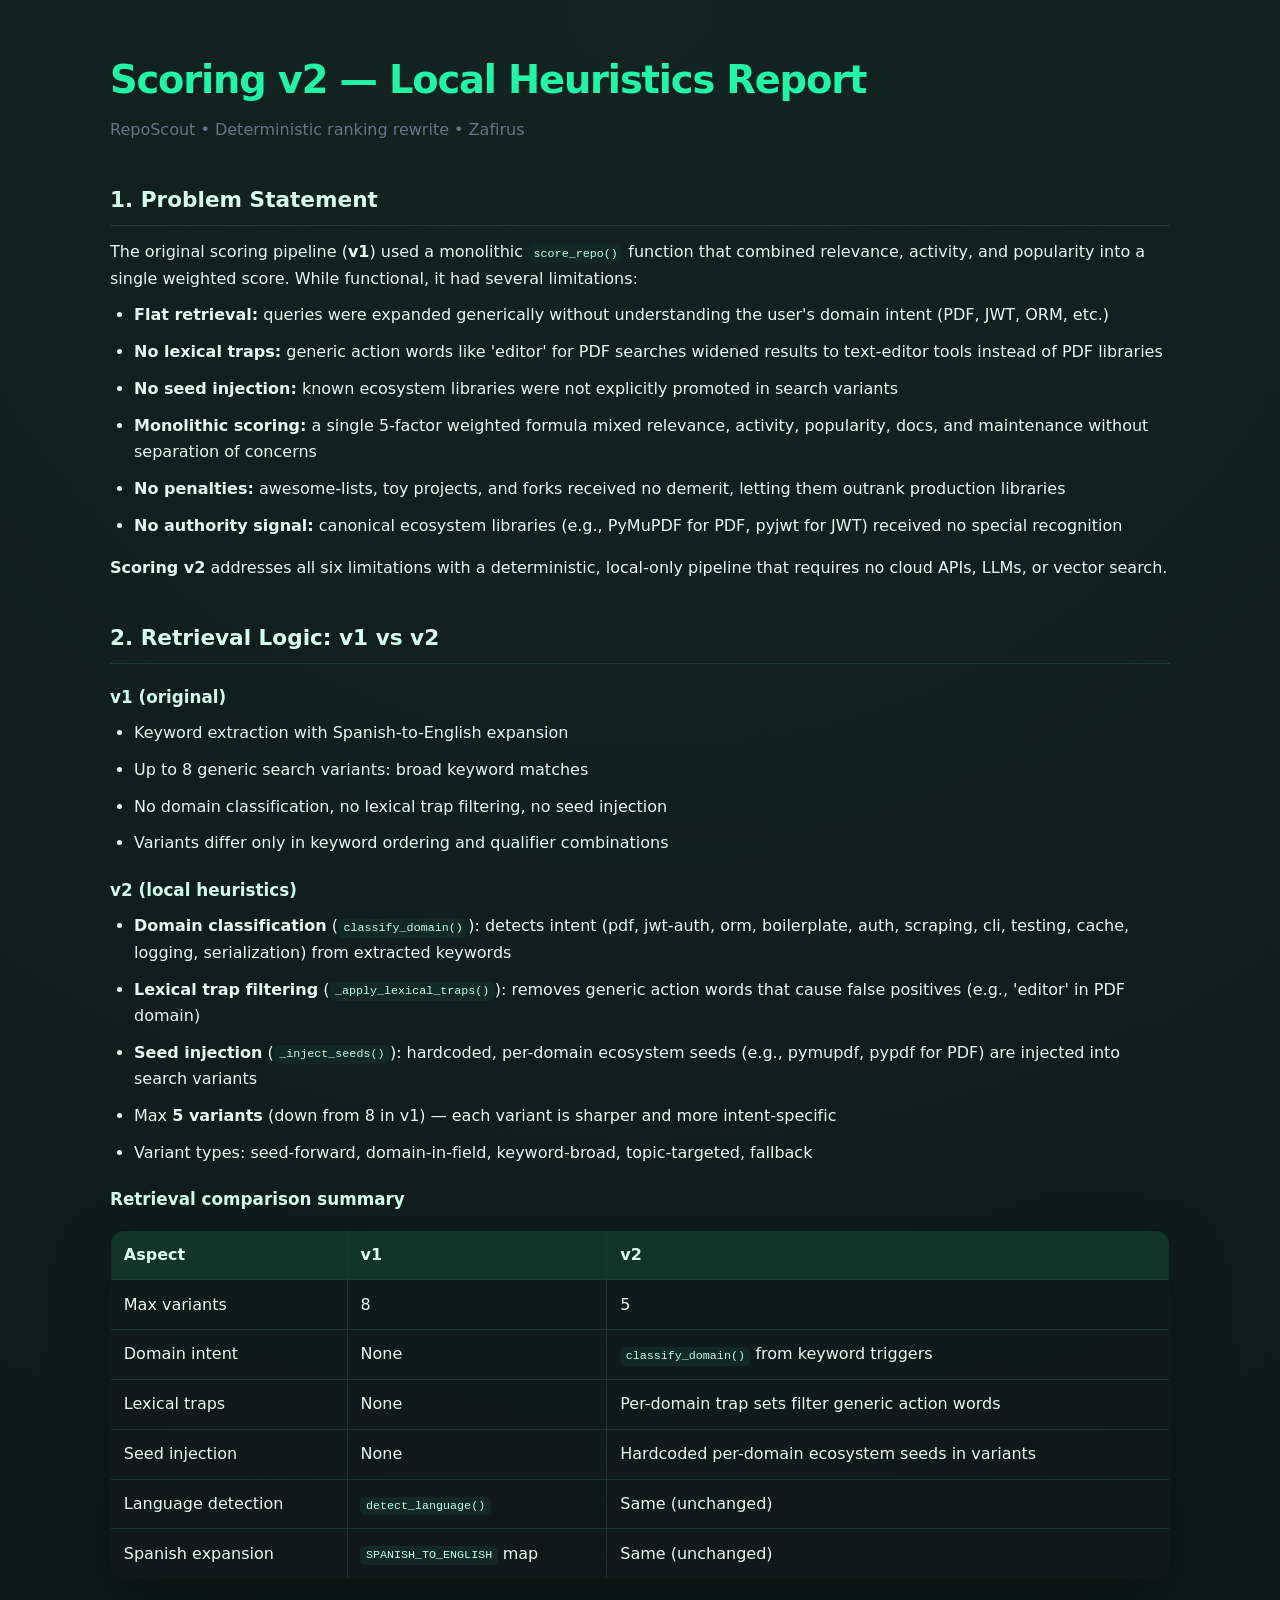
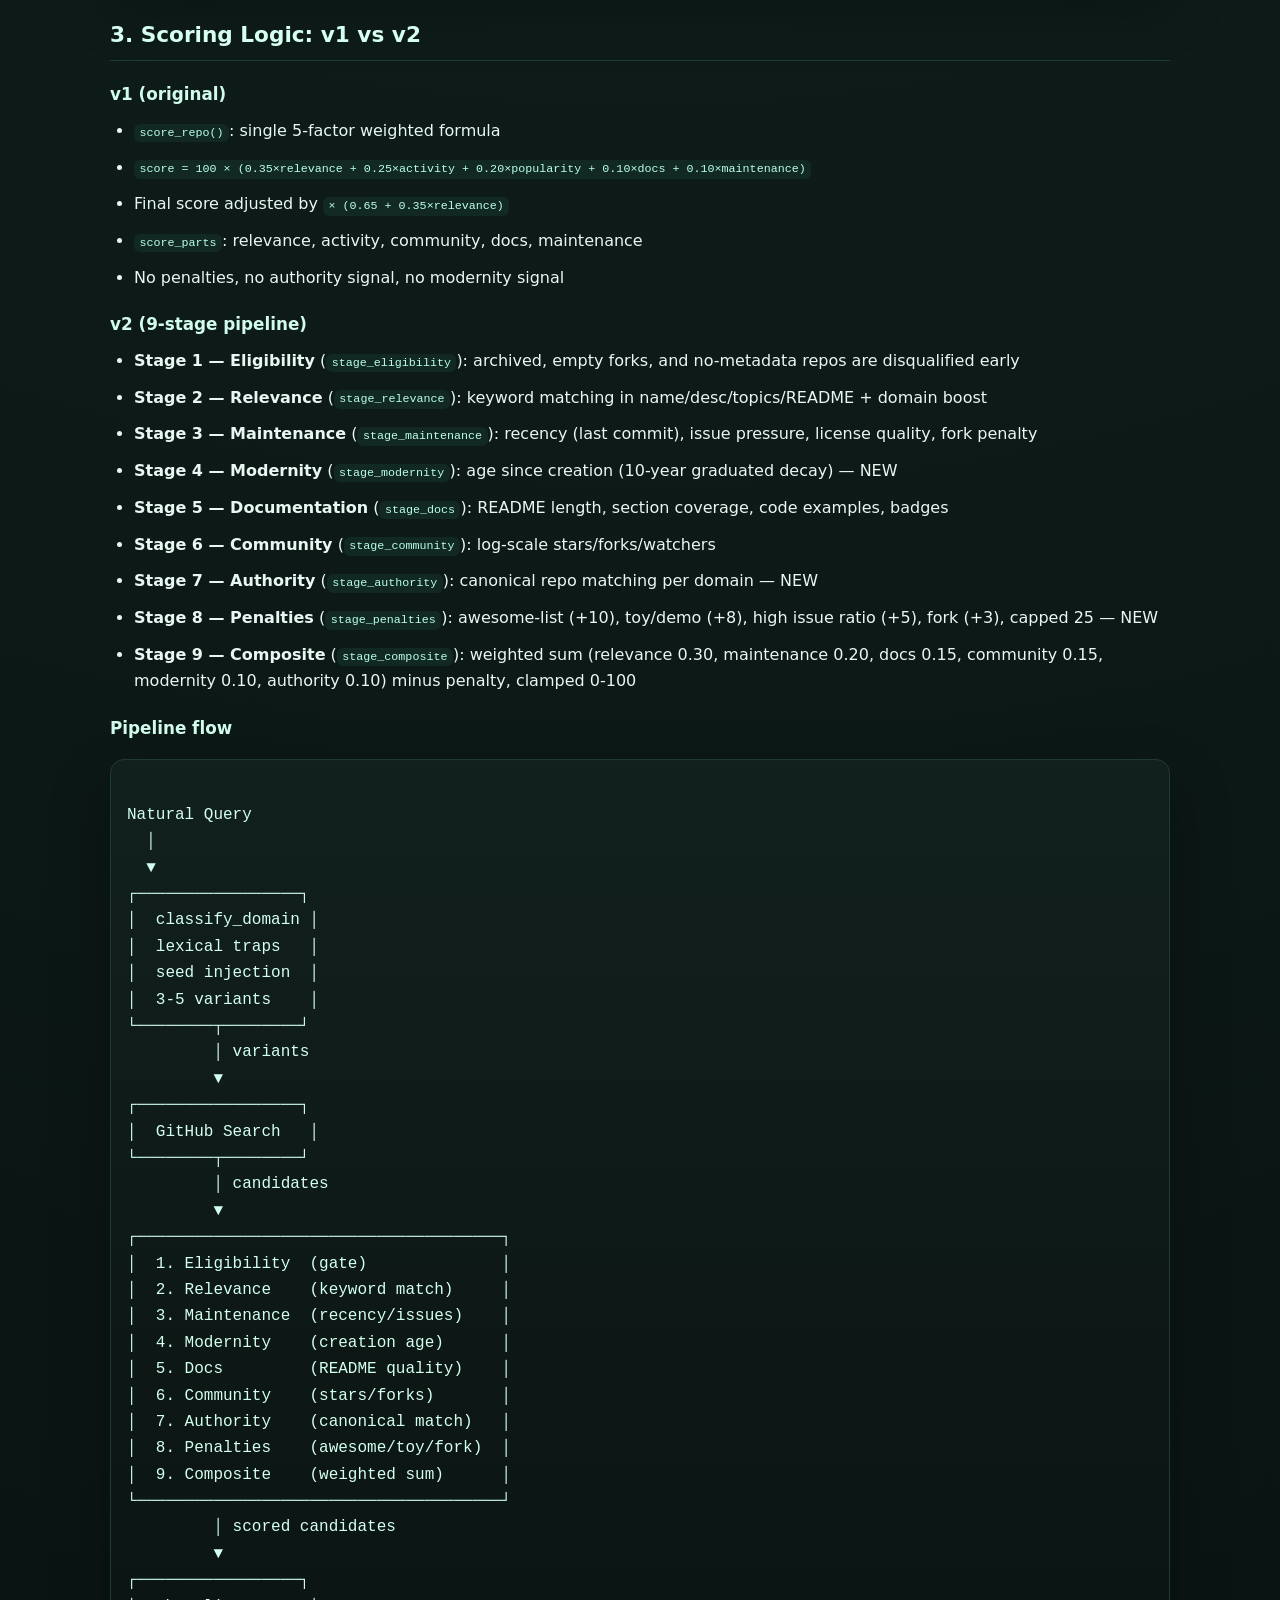
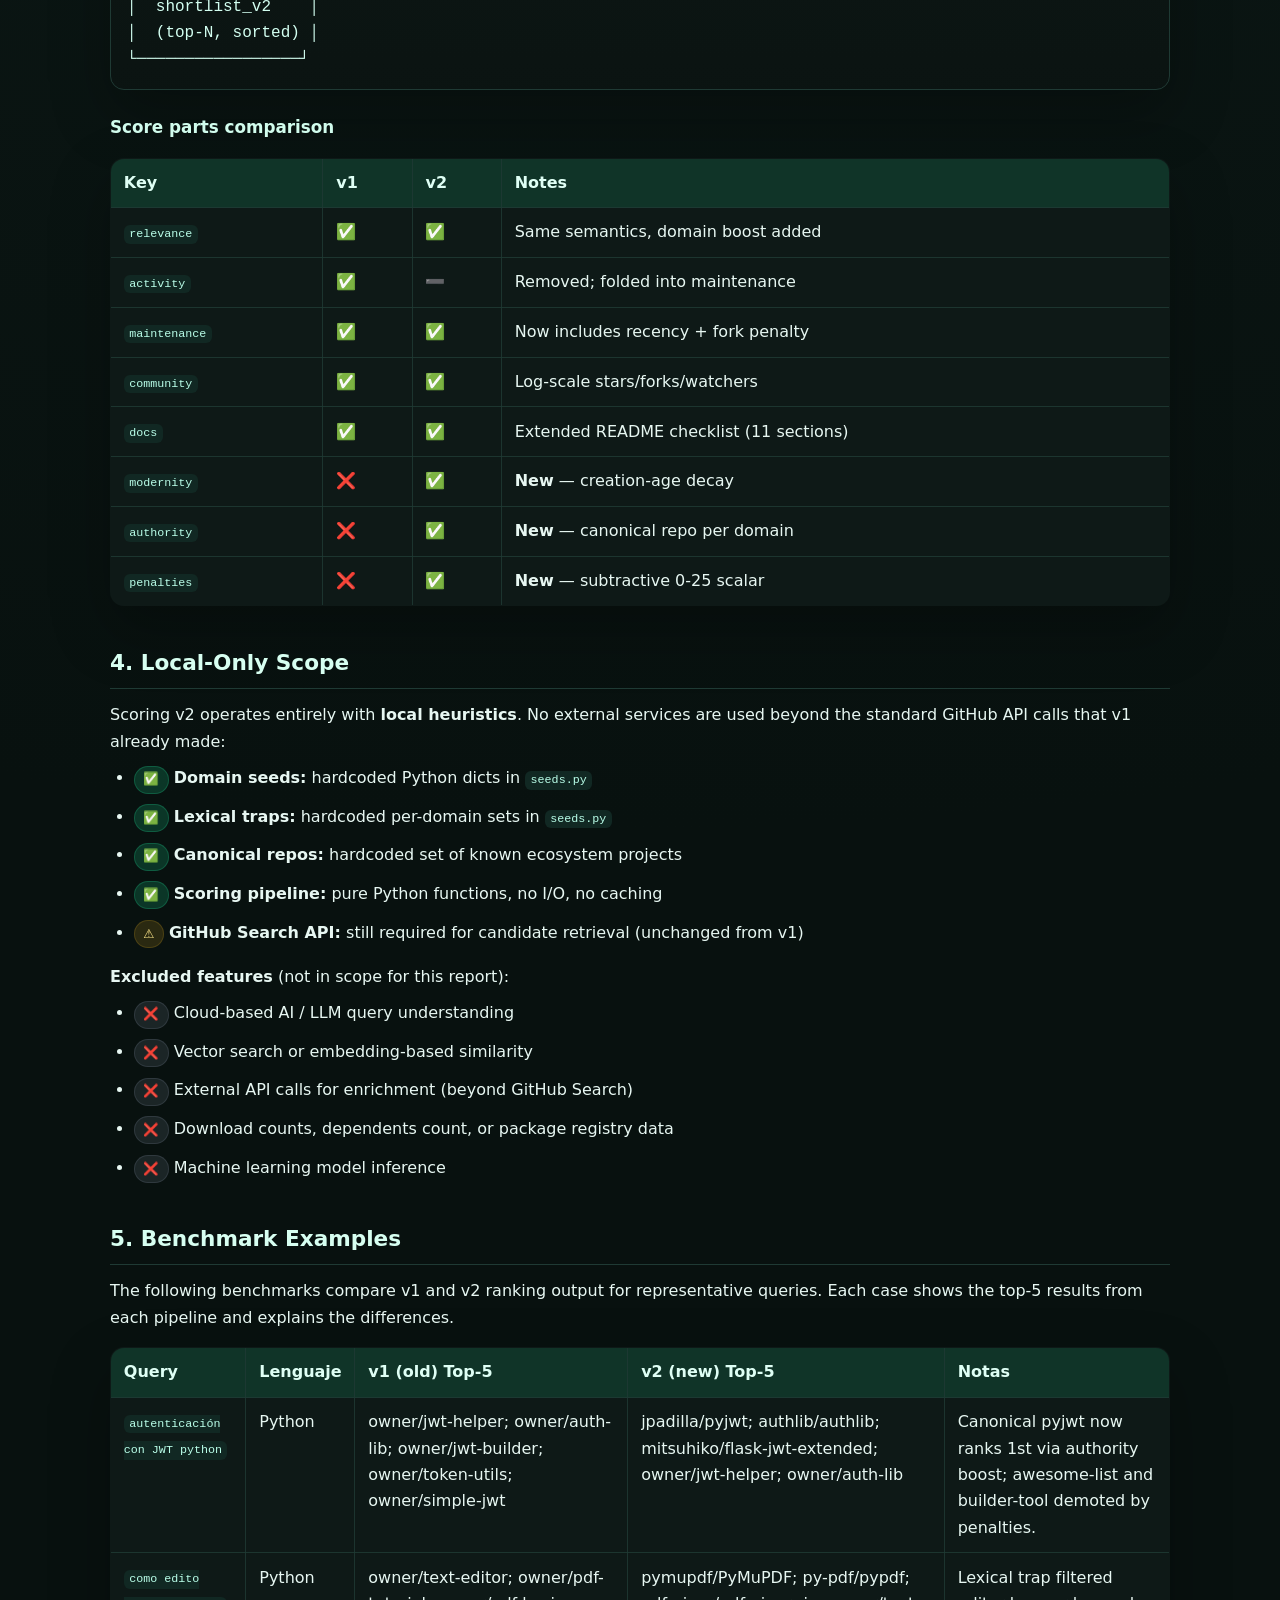
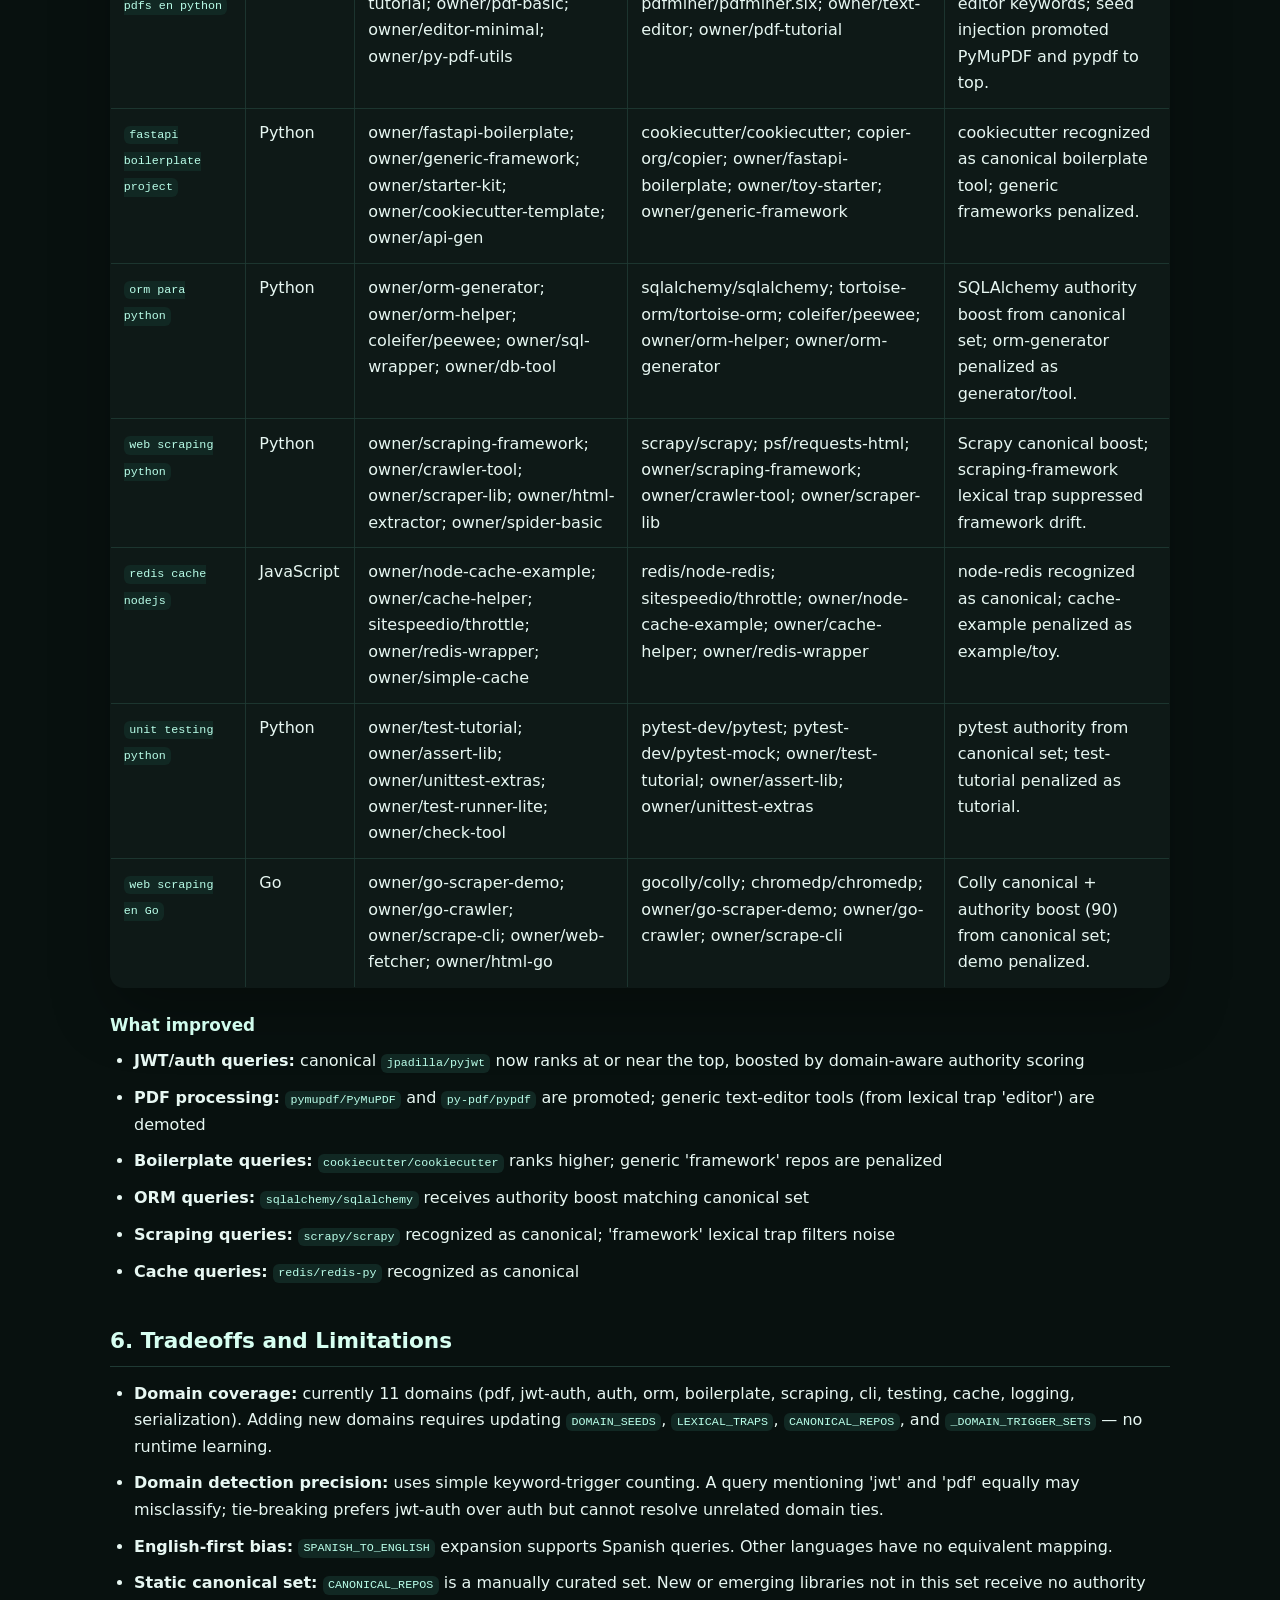
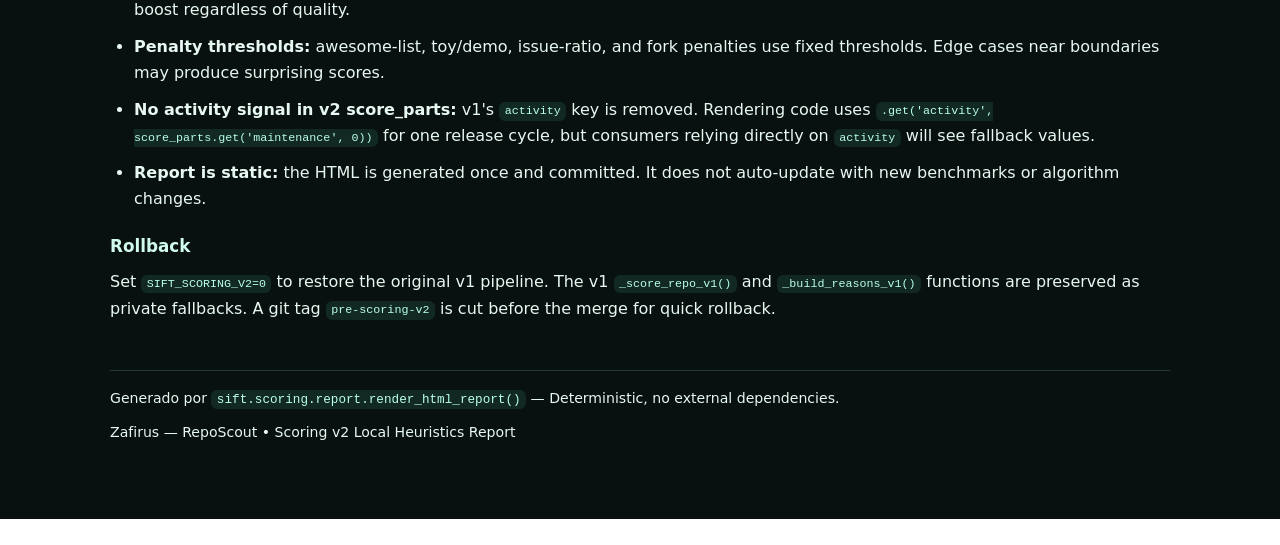
<file: docs/reports/scoring-v2.html>
<!DOCTYPE html>
<html lang="es">
<head>
<meta charset="utf-8">
<meta name="viewport" content="width=device-width, initial-scale=1">
<title>Scoring v2 — Local Heuristics Report</title>
<style>
  :root {
    --accent: #22f5a7;
    --accent-strong: #0f9f6e;
    --bg: #08110f;
    --panel: #0f1b18;
    --panel-2: #12211e;
    --fg: #e7f7f2;
    --muted: #98b8b0;
    --border: #1f3a34;
    --code: #112823;
    --shadow: 0 24px 60px rgba(0, 0, 0, 0.28);
  }
  * { margin:0; padding:0; box-sizing:border-box; }
  html { background: radial-gradient(circle at top, #122320 0%, var(--bg) 58%); }
  body {
    font-family: Inter, ui-sans-serif, system-ui, -apple-system, BlinkMacSystemFont, sans-serif;
    background: transparent;
    color: var(--fg);
    line-height:1.65;
    padding:3rem 1.25rem 4rem;
    max-width:1100px;
    margin:0 auto;
  }
  h1 { font-size:clamp(2rem, 3vw, 2.8rem); margin-bottom:0.35rem; color:var(--accent); letter-spacing:-0.03em; }
  h2 { font-size:1.35rem; margin:2.4rem 0 0.85rem; border-bottom:1px solid var(--border); padding-bottom:0.45rem; color:#d7fff1; }
  h3 { font-size:1.05rem; margin:1.25rem 0 0.55rem; color:#d1fced; }
  p, li { margin-bottom:0.65rem; color:var(--fg); }
  ul, ol { padding-left:1.5rem; margin-bottom:1rem; }
  table {
    width:100%;
    border-collapse:collapse;
    margin:1rem 0 1.5rem;
    background:rgba(15, 27, 24, 0.88);
    border:1px solid var(--border);
    border-radius:14px;
    overflow:hidden;
    box-shadow:var(--shadow);
  }
  th, td { text-align:left; vertical-align:top; padding:0.7rem 0.8rem; border:1px solid rgba(31, 58, 52, 0.85); }
  th { background:rgba(34, 245, 167, 0.12); color:#dffff5; font-weight:700; }
  tr:hover td { background:rgba(34, 245, 167, 0.04); }
  code { background:var(--code); color:#baffea; padding:0.14rem 0.34rem; border-radius:6px; font-size:0.9em; }
  .badge { display:inline-block; padding:0.16rem 0.52rem; border-radius:999px; font-size:0.78rem; font-weight:700; border:1px solid transparent; }
  .badge-good { background:rgba(34, 245, 167, 0.16); color:#96ffd6; border-color:rgba(34, 245, 167, 0.2); }
  .badge-warn { background:rgba(251, 191, 36, 0.14); color:#fde68a; border-color:rgba(251, 191, 36, 0.16); }
  .badge-neutral { background:rgba(148, 163, 184, 0.14); color:#cbd5e1; border-color:rgba(148, 163, 184, 0.16); }
  .score-grid { display:grid; grid-template-columns:repeat(auto-fit,minmax(220px,1fr)); gap:0.85rem; margin:1rem 0 1.25rem; }
  .score-card { background:linear-gradient(180deg, rgba(18, 33, 30, 0.98) 0%, rgba(11, 20, 18, 0.98) 100%); border:1px solid var(--border); border-radius:14px; padding:0.95rem; box-shadow:var(--shadow); }
  .score-card h4 { font-size:0.9rem; color:var(--accent); margin-bottom:0.3rem; }
  .score-card p { font-size:1.4rem; font-weight:800; }
  .flow-diagram { background:linear-gradient(180deg, rgba(18, 33, 30, 0.98) 0%, rgba(11, 20, 18, 0.98) 100%); border:1px solid var(--border); border-radius:14px; padding:1rem; margin:1rem 0 1.5rem; font-family:"JetBrains Mono", "SFMono-Regular", Consolas, monospace; white-space:pre; overflow-x:auto; color:#d3fff1; box-shadow:var(--shadow); }
  .footer { margin-top:3rem; padding-top:1rem; border-top:1px solid var(--border); font-size:0.88rem; color:var(--muted); }
  @media (max-width: 720px) {
    body { padding:2rem 0.9rem 3rem; }
    table { display:block; overflow-x:auto; }
  }
</style>
</head>
<body>

<h1>Scoring v2 — Local Heuristics Report</h1>
<p style='color:#64748b;'>RepoScout &bull; Deterministic ranking rewrite &bull; Zafirus</p>
<h2>1. Problem Statement</h2>
<p>
  The original scoring pipeline (<strong>v1</strong>) used a monolithic <code>score_repo()</code> 
  function that combined relevance, activity, and popularity into a single weighted score. 
  While functional, it had several limitations:
</p>
<ul>
  <li><strong>Flat retrieval:</strong> queries were expanded generically without understanding the user's domain intent (PDF, JWT, ORM, etc.)</li>
  <li><strong>No lexical traps:</strong> generic action words like 'editor' for PDF searches widened results to text-editor tools instead of PDF libraries</li>
  <li><strong>No seed injection:</strong> known ecosystem libraries were not explicitly promoted in search variants</li>
  <li><strong>Monolithic scoring:</strong> a single 5-factor weighted formula mixed relevance, activity, popularity, docs, and maintenance without separation of concerns</li>
  <li><strong>No penalties:</strong> awesome-lists, toy projects, and forks received no demerit, letting them outrank production libraries</li>
  <li><strong>No authority signal:</strong> canonical ecosystem libraries (e.g., PyMuPDF for PDF, pyjwt for JWT) received no special recognition</li>
</ul>
<p>
  <strong>Scoring v2</strong> addresses all six limitations with a deterministic, local-only pipeline that requires no cloud APIs, LLMs, or vector search.
</p>
<h2>2. Retrieval Logic: v1 vs v2</h2>
<h3>v1 (original)</h3>
<ul>
  <li>Keyword extraction with Spanish-to-English expansion</li>
  <li>Up to 8 generic search variants: broad keyword matches</li>
  <li>No domain classification, no lexical trap filtering, no seed injection</li>
  <li>Variants differ only in keyword ordering and qualifier combinations</li>
</ul>
<h3>v2 (local heuristics)</h3>
<ul>
  <li><strong>Domain classification</strong> (<code>classify_domain()</code>): detects intent (pdf, jwt-auth, orm, boilerplate, auth, scraping, cli, testing, cache, logging, serialization) from extracted keywords</li>
  <li><strong>Lexical trap filtering</strong> (<code>_apply_lexical_traps()</code>): removes generic action words that cause false positives (e.g., 'editor' in PDF domain)</li>
  <li><strong>Seed injection</strong> (<code>_inject_seeds()</code>): hardcoded, per-domain ecosystem seeds (e.g., pymupdf, pypdf for PDF) are injected into search variants</li>
  <li>Max <strong>5 variants</strong> (down from 8 in v1) — each variant is sharper and more intent-specific</li>
  <li>Variant types: seed-forward, domain-in-field, keyword-broad, topic-targeted, fallback</li>
</ul>
<h3>Retrieval comparison summary</h3>
<table><thead><tr><th>Aspect</th><th>v1</th><th>v2</th></tr></thead><tbody>
<tr><td>Max variants</td><td>8</td><td>5</td></tr>
<tr><td>Domain intent</td><td>None</td><td><code>classify_domain()</code> from keyword triggers</td></tr>
<tr><td>Lexical traps</td><td>None</td><td>Per-domain trap sets filter generic action words</td></tr>
<tr><td>Seed injection</td><td>None</td><td>Hardcoded per-domain ecosystem seeds in variants</td></tr>
<tr><td>Language detection</td><td><code>detect_language()</code></td><td>Same (unchanged)</td></tr>
<tr><td>Spanish expansion</td><td><code>SPANISH_TO_ENGLISH</code> map</td><td>Same (unchanged)</td></tr>
</tbody></table>
<h2>3. Scoring Logic: v1 vs v2</h2>
<h3>v1 (original)</h3>
<ul>
  <li><code>score_repo()</code>: single 5-factor weighted formula</li>
  <li><code>score = 100 × (0.35×relevance + 0.25×activity + 0.20×popularity + 0.10×docs + 0.10×maintenance)</code></li>
  <li>Final score adjusted by <code>× (0.65 + 0.35×relevance)</code></li>
  <li><code>score_parts</code>: relevance, activity, community, docs, maintenance</li>
  <li>No penalties, no authority signal, no modernity signal</li>
</ul>
<h3>v2 (9-stage pipeline)</h3>
<ul>
  <li><strong>Stage 1 — Eligibility</strong> (<code>stage_eligibility</code>): archived, empty forks, and no-metadata repos are disqualified early</li>
  <li><strong>Stage 2 — Relevance</strong> (<code>stage_relevance</code>): keyword matching in name/desc/topics/README + domain boost</li>
  <li><strong>Stage 3 — Maintenance</strong> (<code>stage_maintenance</code>): recency (last commit), issue pressure, license quality, fork penalty</li>
  <li><strong>Stage 4 — Modernity</strong> (<code>stage_modernity</code>): age since creation (10-year graduated decay) — NEW</li>
  <li><strong>Stage 5 — Documentation</strong> (<code>stage_docs</code>): README length, section coverage, code examples, badges</li>
  <li><strong>Stage 6 — Community</strong> (<code>stage_community</code>): log-scale stars/forks/watchers</li>
  <li><strong>Stage 7 — Authority</strong> (<code>stage_authority</code>): canonical repo matching per domain — NEW</li>
  <li><strong>Stage 8 — Penalties</strong> (<code>stage_penalties</code>): awesome-list (+10), toy/demo (+8), high issue ratio (+5), fork (+3), capped 25 — NEW</li>
  <li><strong>Stage 9 — Composite</strong> (<code>stage_composite</code>): weighted sum (relevance 0.30, maintenance 0.20, docs 0.15, community 0.15, modernity 0.10, authority 0.10) minus penalty, clamped 0-100</li>
</ul>
<h3>Pipeline flow</h3>
<div class="flow-diagram">
Natural Query
  │
  ▼
┌─────────────────┐
│  classify_domain │
│  lexical traps   │
│  seed injection  │
│  3-5 variants    │
└────────┬────────┘
         │ variants
         ▼
┌─────────────────┐
│  GitHub Search   │
└────────┬────────┘
         │ candidates
         ▼
┌──────────────────────────────────────┐
│  1. Eligibility  (gate)              │
│  2. Relevance    (keyword match)     │
│  3. Maintenance  (recency/issues)    │
│  4. Modernity    (creation age)      │
│  5. Docs         (README quality)    │
│  6. Community    (stars/forks)       │
│  7. Authority    (canonical match)   │
│  8. Penalties    (awesome/toy/fork)  │
│  9. Composite    (weighted sum)      │
└──────────────────────────────────────┘
         │ scored candidates
         ▼
┌─────────────────┐
│  shortlist_v2    │
│  (top-N, sorted) │
└─────────────────┘
</div>
<h3>Score parts comparison</h3>
<table><thead><tr><th>Key</th><th>v1</th><th>v2</th><th>Notes</th></tr></thead><tbody>
<tr><td><code>relevance</code></td><td>✅</td><td>✅</td><td>Same semantics, domain boost added</td></tr>
<tr><td><code>activity</code></td><td>✅</td><td>➖</td><td>Removed; folded into maintenance</td></tr>
<tr><td><code>maintenance</code></td><td>✅</td><td>✅</td><td>Now includes recency + fork penalty</td></tr>
<tr><td><code>community</code></td><td>✅</td><td>✅</td><td>Log-scale stars/forks/watchers</td></tr>
<tr><td><code>docs</code></td><td>✅</td><td>✅</td><td>Extended README checklist (11 sections)</td></tr>
<tr><td><code>modernity</code></td><td>❌</td><td>✅</td><td><strong>New</strong> — creation-age decay</td></tr>
<tr><td><code>authority</code></td><td>❌</td><td>✅</td><td><strong>New</strong> — canonical repo per domain</td></tr>
<tr><td><code>penalties</code></td><td>❌</td><td>✅</td><td><strong>New</strong> — subtractive 0-25 scalar</td></tr>
</tbody></table>
<h2>4. Local-Only Scope</h2>
<p>Scoring v2 operates entirely with <strong>local heuristics</strong>. No external services are used beyond the standard GitHub API calls that v1 already made:</p>
<ul>
  <li><span class='badge badge-good'>✅</span> <strong>Domain seeds:</strong> hardcoded Python dicts in <code>seeds.py</code></li>
  <li><span class='badge badge-good'>✅</span> <strong>Lexical traps:</strong> hardcoded per-domain sets in <code>seeds.py</code></li>
  <li><span class='badge badge-good'>✅</span> <strong>Canonical repos:</strong> hardcoded set of known ecosystem projects</li>
  <li><span class='badge badge-good'>✅</span> <strong>Scoring pipeline:</strong> pure Python functions, no I/O, no caching</li>
  <li><span class='badge badge-warn'>⚠️</span> <strong>GitHub Search API:</strong> still required for candidate retrieval (unchanged from v1)</li>
</ul>
<p><strong>Excluded features</strong> (not in scope for this report):</p>
<ul>
  <li><span class='badge badge-neutral'>❌</span> Cloud-based AI / LLM query understanding</li>
  <li><span class='badge badge-neutral'>❌</span> Vector search or embedding-based similarity</li>
  <li><span class='badge badge-neutral'>❌</span> External API calls for enrichment (beyond GitHub Search)</li>
  <li><span class='badge badge-neutral'>❌</span> Download counts, dependents count, or package registry data</li>
  <li><span class='badge badge-neutral'>❌</span> Machine learning model inference</li>
</ul>
<h2>5. Benchmark Examples</h2>
<p>
  The following benchmarks compare v1 and v2 ranking output for representative queries. 
  Each case shows the top-5 results from each pipeline and explains the differences.
</p>
<table>
<thead><tr><th>Query</th><th>Lenguaje</th><th>v1 (old) Top-5</th><th>v2 (new) Top-5</th><th>Notas</th></tr></thead>
<tbody>
<tr><td><code>autenticación con JWT python</code></td><td>Python</td><td>owner/jwt-helper; owner/auth-lib; owner/jwt-builder; owner/token-utils; owner/simple-jwt</td><td>jpadilla/pyjwt; authlib/authlib; mitsuhiko/flask-jwt-extended; owner/jwt-helper; owner/auth-lib</td><td>Canonical pyjwt now ranks 1st via authority boost; awesome-list and builder-tool demoted by penalties.</td></tr>
<tr><td><code>como edito pdfs en python</code></td><td>Python</td><td>owner/text-editor; owner/pdf-tutorial; owner/pdf-basic; owner/editor-minimal; owner/py-pdf-utils</td><td>pymupdf/PyMuPDF; py-pdf/pypdf; pdfminer/pdfminer.six; owner/text-editor; owner/pdf-tutorial</td><td>Lexical trap filtered editor keywords; seed injection promoted PyMuPDF and pypdf to top.</td></tr>
<tr><td><code>fastapi boilerplate project</code></td><td>Python</td><td>owner/fastapi-boilerplate; owner/generic-framework; owner/starter-kit; owner/cookiecutter-template; owner/api-gen</td><td>cookiecutter/cookiecutter; copier-org/copier; owner/fastapi-boilerplate; owner/toy-starter; owner/generic-framework</td><td>cookiecutter recognized as canonical boilerplate tool; generic frameworks penalized.</td></tr>
<tr><td><code>orm para python</code></td><td>Python</td><td>owner/orm-generator; owner/orm-helper; coleifer/peewee; owner/sql-wrapper; owner/db-tool</td><td>sqlalchemy/sqlalchemy; tortoise-orm/tortoise-orm; coleifer/peewee; owner/orm-helper; owner/orm-generator</td><td>SQLAlchemy authority boost from canonical set; orm-generator penalized as generator/tool.</td></tr>
<tr><td><code>web scraping python</code></td><td>Python</td><td>owner/scraping-framework; owner/crawler-tool; owner/scraper-lib; owner/html-extractor; owner/spider-basic</td><td>scrapy/scrapy; psf/requests-html; owner/scraping-framework; owner/crawler-tool; owner/scraper-lib</td><td>Scrapy canonical boost; scraping-framework lexical trap suppressed framework drift.</td></tr>
<tr><td><code>redis cache nodejs</code></td><td>JavaScript</td><td>owner/node-cache-example; owner/cache-helper; sitespeedio/throttle; owner/redis-wrapper; owner/simple-cache</td><td>redis/node-redis; sitespeedio/throttle; owner/node-cache-example; owner/cache-helper; owner/redis-wrapper</td><td>node-redis recognized as canonical; cache-example penalized as example/toy.</td></tr>
<tr><td><code>unit testing python</code></td><td>Python</td><td>owner/test-tutorial; owner/assert-lib; owner/unittest-extras; owner/test-runner-lite; owner/check-tool</td><td>pytest-dev/pytest; pytest-dev/pytest-mock; owner/test-tutorial; owner/assert-lib; owner/unittest-extras</td><td>pytest authority from canonical set; test-tutorial penalized as tutorial.</td></tr>
<tr><td><code>web scraping en Go</code></td><td>Go</td><td>owner/go-scraper-demo; owner/go-crawler; owner/scrape-cli; owner/web-fetcher; owner/html-go</td><td>gocolly/colly; chromedp/chromedp; owner/go-scraper-demo; owner/go-crawler; owner/scrape-cli</td><td>Colly canonical + authority boost (90) from canonical set; demo penalized.</td></tr>
</tbody>
</table>
<h3>What improved</h3>
<ul>
  <li><strong>JWT/auth queries:</strong> canonical <code>jpadilla/pyjwt</code> now ranks at or near the top, boosted by domain-aware authority scoring</li>
  <li><strong>PDF processing:</strong> <code>pymupdf/PyMuPDF</code> and <code>py-pdf/pypdf</code> are promoted; generic text-editor tools (from lexical trap 'editor') are demoted</li>
  <li><strong>Boilerplate queries:</strong> <code>cookiecutter/cookiecutter</code> ranks higher; generic 'framework' repos are penalized</li>
  <li><strong>ORM queries:</strong> <code>sqlalchemy/sqlalchemy</code> receives authority boost matching canonical set</li>
  <li><strong>Scraping queries:</strong> <code>scrapy/scrapy</code> recognized as canonical; 'framework' lexical trap filters noise</li>
  <li><strong>Cache queries:</strong> <code>redis/redis-py</code> recognized as canonical</li>
</ul>
<h2>6. Tradeoffs and Limitations</h2>
<ul>
  <li><strong>Domain coverage:</strong> currently 11 domains (pdf, jwt-auth, auth, orm, boilerplate, scraping, cli, testing, cache, logging, serialization). Adding new domains requires updating <code>DOMAIN_SEEDS</code>, <code>LEXICAL_TRAPS</code>, <code>CANONICAL_REPOS</code>, and <code>_DOMAIN_TRIGGER_SETS</code> — no runtime learning.</li>
  <li><strong>Domain detection precision:</strong> uses simple keyword-trigger counting. A query mentioning 'jwt' and 'pdf' equally may misclassify; tie-breaking prefers jwt-auth over auth but cannot resolve unrelated domain ties.</li>
  <li><strong>English-first bias:</strong> <code>SPANISH_TO_ENGLISH</code> expansion supports Spanish queries. Other languages have no equivalent mapping.</li>
  <li><strong>Static canonical set:</strong> <code>CANONICAL_REPOS</code> is a manually curated set. New or emerging libraries not in this set receive no authority boost regardless of quality.</li>
  <li><strong>Penalty thresholds:</strong> awesome-list, toy/demo, issue-ratio, and fork penalties use fixed thresholds. Edge cases near boundaries may produce surprising scores.</li>
  <li><strong>No activity signal in v2 score_parts:</strong> v1's <code>activity</code> key is removed. Rendering code uses <code>.get('activity', score_parts.get('maintenance', 0))</code> for one release cycle, but consumers relying directly on <code>activity</code> will see fallback values.</li>
  <li><strong>Report is static:</strong> the HTML is generated once and committed. It does not auto-update with new benchmarks or algorithm changes.</li>
</ul>
<h3>Rollback</h3>
<p>
  Set <code>SIFT_SCORING_V2=0</code> to restore the original v1 pipeline. The v1 <code>_score_repo_v1()</code> and <code>_build_reasons_v1()</code> functions are preserved as private fallbacks. 
  A git tag <code>pre-scoring-v2</code> is cut before the merge for quick rollback.
</p>
<div class="footer">
  <p>Generado por <code>sift.scoring.report.render_html_report()</code> — Deterministic, no external dependencies.</p>
  <p>Zafirus — RepoScout &bull; Scoring v2 Local Heuristics Report</p>
</div>
</body>
</html>
</file>
<file: landing-page/styles.css>
/* =========================================================
   Sift · landing styles · v3 (sharp / no rounded corners)
   ========================================================= */

:root{
  /* Neutrales tintados al hue del verde-señal (165), baja chroma */
  --bg:        oklch(0.165 0.012 165);
  --bg-2:      oklch(0.185 0.014 165);
  --surface:   oklch(0.205 0.014 165);
  --surface-2: oklch(0.235 0.014 165);
  --line:      oklch(0.27 0.014 165);
  --line-2:    oklch(0.33 0.018 165);

  --text:      oklch(0.94 0.012 160);
  --text-2:    oklch(0.78 0.012 160);
  --muted:     oklch(0.58 0.012 160);
  --muted-2:   oklch(0.46 0.010 160);

  --green:     #22F5A7;
  --green-2:   oklch(0.85 0.16 162);
  --teal:      #2DD4BF;
  --violet:    #A78BFA;
  --amber:     #FBBF24;
  --red:       #F87171;

  /* No rounded corners */
  --r-lg: 2px;
  --r:    2px;
  --r-sm: 0px;
  --r-xs: 0px;

  --sans:  "Geist", "Satoshi", ui-sans-serif, system-ui, -apple-system, "Segoe UI", Roboto, sans-serif;
  --mono:  "JetBrains Mono", "Geist Mono", ui-monospace, SFMono-Regular, Menlo, Consolas, monospace;
  --pixel: "VT323", "JetBrains Mono", monospace;

  --shadow-1: 0 1px 0 oklch(1 0 0 / 0.02), 0 12px 30px -12px oklch(0 0 0 / 0.5);
  --shadow-2: 0 1px 0 oklch(1 0 0 / 0.03), 0 22px 60px -20px oklch(0 0 0 / 0.7);

  --sp-x: 50%;
  --sp-y: 50%;
  --ease: cubic-bezier(0.165, 0.84, 0.44, 1);
}

*{ box-sizing: border-box; }
html, body{ margin: 0; padding: 0; }
html{ scroll-behavior: smooth; }
body{
  background: var(--bg);
  color: var(--text);
  font-family: var(--sans);
  font-size: 15px;
  line-height: 1.55;
  font-feature-settings: "ss01", "ss02", "cv11";
  -webkit-font-smoothing: antialiased;
  text-rendering: optimizeLegibility;
  letter-spacing: -0.005em;
  overflow-x: hidden;
}
a{ color: inherit; text-decoration: none; }
button{ font-family: inherit; cursor: pointer; }
.mono{ font-family: var(--mono); font-feature-settings: "liga" 0, "calt" 0; letter-spacing: 0; }
.muted{ color: var(--muted); }
.muted-2{ color: var(--muted-2); }
.accent-green{ color: var(--green); }
.accent-violet{ color: var(--violet); }
.ok{ color: var(--green); }

.skip{
  position: absolute; left: -9999px; top: 0;
  padding: 8px 10px; background: var(--green); color: oklch(0.16 0.012 165); z-index: 100;
}
.skip:focus{ left: 12px; top: 12px; }

/* Fondos */
.bg-terrain{
  position: fixed; inset: 0; z-index: -3;
  background: var(--bg);
  background-image: radial-gradient(oklch(1 0 0 / 0.04) 1px, transparent 1px);
  background-size: 24px 24px;
  background-position: 0 0;
  mask-image: linear-gradient(180deg, oklch(0 0 0 / 1) 0%, oklch(0 0 0 / 0.85) 60%, oklch(0 0 0 / 0.55) 100%);
}
.bg-glow{
  position: fixed; inset: 0; z-index: -2; pointer-events: none;
  background:
    radial-gradient(900px 520px at 78% -8%, oklch(0.92 0.16 162 / 0.10), transparent 60%),
    radial-gradient(700px 420px at 8% 18%, oklch(0.78 0.10 295 / 0.05), transparent 60%);
}
.bg-grain{
  position: fixed; inset: 0; z-index: -1; pointer-events: none;
  background: repeating-linear-gradient(0deg, oklch(1 0 0 / 0.012) 0 1px, transparent 1px 3px);
  mix-blend-mode: overlay;
  opacity: .8;
}

.wrap{
  width: 100%;
  max-width: 1280px;
  margin: 0 auto;
  padding: 0 32px;
}

/* Eyebrows / titles */
.eyebrow{
  display: inline-flex; align-items: center; gap: 10px;
  font-size: 11px;
  color: var(--muted);
  text-transform: lowercase;
  letter-spacing: 0.04em;
  margin-bottom: 18px;
}
.eyebrow .num{
  color: var(--green);
  background: oklch(0.85 0.16 162 / 0.08);
  border: 1px solid oklch(0.85 0.16 162 / 0.22);
  padding: 1px 6px;
  letter-spacing: 0;
}
.eyebrow .rule{ width: 28px; height: 1px; background: linear-gradient(90deg, var(--line-2), transparent); }
.section-title{
  font-size: clamp(28px, 3.2vw, 42px);
  line-height: 1.05;
  letter-spacing: -0.022em;
  font-weight: 600;
  margin: 0 0 14px;
  max-width: 22ch;
}
.section-title.big{ font-size: clamp(36px, 4.4vw, 56px); }
.lede{
  color: var(--text-2);
  font-size: 15px;
  max-width: 56ch;
  line-height: 1.55;
  margin: 0;
}
.section-head{ display: grid; grid-template-columns: 1fr; gap: 14px; margin-bottom: 32px; }
.section-head.two{ grid-template-columns: 1.05fr 1fr; align-items: end; gap: 36px; }

/* Buttons */
.btn{
  display: inline-flex; align-items: center; gap: 8px;
  padding: 11px 16px;
  font-size: 13.5px;
  font-weight: 500;
  border: 1px solid transparent;
  transition: transform .18s var(--ease), background .15s var(--ease), border-color .15s var(--ease), color .15s var(--ease);
  white-space: nowrap;
  will-change: transform;
}
.btn:active{ transform: translateY(1px) scale(0.99); }
.btn.small{ padding: 7px 11px; font-size: 12.5px; }
.btn-primary{
  background: var(--green);
  color: oklch(0.16 0.012 165);
  border-color: oklch(0.85 0.16 162 / 0.6);
  box-shadow: inset 0 1px 0 oklch(1 0 0 / 0.35), 0 6px 20px -10px oklch(0.85 0.16 162 / 0.6);
}
.btn-primary:hover{ background: oklch(0.91 0.18 162); }
.btn-ghost{
  background: oklch(1 0 0 / 0.015);
  color: var(--text);
  border-color: var(--line-2);
}
.btn-ghost:hover{ border-color: oklch(0.40 0.014 165); background: oklch(1 0 0 / 0.03); }

.ghost-btn{
  display: inline-flex; align-items: center; gap: 8px;
  padding: 6px 10px;
  border: 1px solid var(--line-2);
  background: oklch(1 0 0 / 0.015);
  font-size: 12.5px;
  color: var(--text);
}
.ghost-btn:hover{ border-color: oklch(0.40 0.014 165); }
.ghost-btn .divider{ width: 1px; height: 14px; background: var(--line-2); }
.ghost-btn .count{ color: var(--muted); font-size: 12px; }

.icon-btn{
  background: oklch(1 0 0 / 0.015);
  color: var(--text-2);
  border: 1px solid var(--line-2);
  width: 30px; height: 30px;
  display: inline-flex; align-items: center; justify-content: center;
}
.icon-btn:hover{ color: var(--text); }
.menu-btn{ display: none; }

.chip{
  display: inline-block;
  padding: 3px 8px;
  border: 1px solid var(--line);
  background: oklch(1 0 0 / 0.018);
  font-family: var(--mono);
  font-size: 11px;
  color: var(--text-2);
}

/* Live */
.live{
  display: inline-block;
  width: 6px; height: 6px;
  background: var(--green);
  box-shadow: 0 0 0 0 oklch(0.85 0.16 162 / 0.5);
  animation: livePulse 2.4s ease-out infinite;
}
@keyframes livePulse{
  0%   { box-shadow: 0 0 0 0 oklch(0.85 0.16 162 / 0.45); }
  60%  { box-shadow: 0 0 0 6px oklch(0.85 0.16 162 / 0); }
  100% { box-shadow: 0 0 0 0 oklch(0.85 0.16 162 / 0); }
}

/* Spotlight */
.spotlight{ position: relative; isolation: isolate; }
.spotlight::before{
  content: ""; position: absolute; inset: 0;
  background: radial-gradient(280px 280px at var(--sp-x) var(--sp-y), oklch(0.85 0.16 162 / 0.10), transparent 65%);
  opacity: 0; transition: opacity .25s var(--ease);
  pointer-events: none; z-index: 0;
}
.spotlight:hover::before{ opacity: 1; }
.spotlight > *{ position: relative; z-index: 1; }

/* =========================================================
   Header
   ========================================================= */
.site-header{
  position: sticky; top: 0; z-index: 50;
  background: oklch(0.165 0.012 165 / 0.72);
  backdrop-filter: blur(12px) saturate(140%);
  -webkit-backdrop-filter: blur(12px) saturate(140%);
  border-bottom: 1px solid var(--line);
}
.header-inner{ display: flex; align-items: center; gap: 24px; height: 60px; }
.brand{ display: inline-flex; align-items: center; gap: 10px; color: var(--text); }
.brand-name{
  font-family: var(--pixel);
  font-size: 22px;
  letter-spacing: 0.02em;
  margin-top: 3px;
}
.brand-name.small{ font-size: 18px; }
.brand-mark-svg{
  display: inline-block;
  flex-shrink: 0;
  height: 28px;
  width: auto;
  filter: drop-shadow(0 0 8px oklch(0.85 0.16 162 / 0.20));
}
.cursor{ color: var(--green); animation: blink 1.1s steps(1) infinite; }
@keyframes blink{ 50%{ opacity: 0; } }

.nav{ display: flex; align-items: center; gap: 2px; margin-left: 16px; }
.nav a{
  font-size: 13.5px;
  color: var(--muted);
  padding: 6px 10px;
  transition: color .15s var(--ease), background .15s var(--ease);
}
.nav a:hover{ color: var(--text); background: oklch(1 0 0 / 0.025); }

.header-right{ margin-left: auto; display: inline-flex; align-items: center; gap: 8px; }
.net{
  display: inline-flex; gap: 6px; align-items: center;
  font-size: 11px; color: var(--muted);
  border: 1px solid var(--line);
  padding: 3px 6px 3px 8px;
  background: oklch(1 0 0 / 0.012);
}
.net-key{ color: var(--muted-2); }
.net-val{ background: oklch(1 0 0 / 0.04); padding: 0 4px; color: var(--text-2); }
.version-badge{
  font-size: 11px;
  color: var(--green);
  background: oklch(0.85 0.16 162 / 0.07);
  border: 1px solid oklch(0.85 0.16 162 / 0.20);
  padding: 4px 7px;
}

/* =========================================================
   HERO
   ========================================================= */
.hero{ position: relative; padding: 72px 0 32px; }
.hero-inner{
  display: grid;
  grid-template-columns: 1fr 1.08fr;
  gap: 56px;
  align-items: start;
}
.status-strip{
  display: inline-flex; align-items: center;
  border: 1px solid var(--line);
  padding: 5px 4px;
  background: oklch(1 0 0 / 0.012);
  font-size: 11.5px;
  color: var(--text-2);
  margin-bottom: 28px;
}
.ss-block{ display: inline-flex; align-items: center; gap: 6px; padding: 2px 12px; }
.ss-block .muted{ color: var(--muted); }
.ss-block.accent{ color: var(--green); }
.ss-sep{ width: 1px; height: 12px; background: var(--line-2); }

.hero-title{
  font-size: clamp(40px, 6.5vw, 78px);
  line-height: 0.98;
  letter-spacing: -0.035em;
  font-weight: 600;
  margin: 0 0 22px;
  max-width: 16ch;
}
.hero-sub{
  color: var(--text-2);
  font-size: 16px;
  line-height: 1.55;
  max-width: 56ch;
  margin: 0 0 30px;
}

/* Install card */
.install-card{
  border: 1px solid var(--line);
  background: var(--surface);
  margin-bottom: 22px;
  box-shadow: var(--shadow-1);
}
.install-tabs{
  display: flex; align-items: center;
  border-bottom: 1px solid var(--line);
  background: oklch(1 0 0 / 0.012);
  padding: 0 6px;
}
.tab{
  background: transparent; border: 0;
  color: var(--muted);
  font-family: var(--mono);
  font-size: 12px;
  padding: 10px 12px;
  border-bottom: 2px solid transparent;
  margin-bottom: -1px;
  transition: color .15s var(--ease), border-color .15s var(--ease);
}
.tab.active{ color: var(--text); border-bottom-color: var(--green); }
.tab:hover{ color: var(--text); }
.tabs-spacer{ flex: 1; }
.copy-btn{
  background: transparent; border: 0; color: var(--muted);
  padding: 8px 10px;
  display: inline-flex; align-items: center; gap: 6px;
  transition: color .15s var(--ease);
}
.copy-btn:hover{ color: var(--text); }
.copy-label{ font-size: 11px; }
.copy-btn.copied{ color: var(--green); }

.install-body{ padding: 14px 16px; font-size: 13.5px; color: var(--text); }
.install-body.alt{ border-top: 1px dashed var(--line); color: var(--text-2); }
.prompt{ color: var(--green); margin-right: 8px; }
.cmd{ color: var(--text); }
.str{ color: var(--green); }
.flag{ color: var(--violet); }

.cta-row{ display: flex; flex-wrap: wrap; gap: 10px; align-items: center; }
.compat{ font-size: 11px; color: var(--muted); margin-left: 4px; }

/* Terminal */
.hero-right{ position: relative; }
.terminal{
  border: 1px solid var(--line);
  background: var(--surface);
  overflow: hidden;
  box-shadow: var(--shadow-2);
  transform: perspective(1400px) rotateY(-1.4deg) rotateX(0.6deg);
  transition: transform .4s var(--ease);
}
.terminal:hover{ transform: perspective(1400px) rotateY(0deg) rotateX(0deg); }
.term-head{
  display: flex; align-items: center; gap: 8px;
  padding: 10px 14px;
  background: oklch(1 0 0 / 0.018);
  border-bottom: 1px solid var(--line);
}
.dotled{
  width: 9px; height: 9px;
  display: inline-block;
  background: var(--line-2);
}
.dotled.red{ background: oklch(0.7 0.15 25); }
.dotled.amber{ background: oklch(0.82 0.16 80); }
.dotled.green{ background: var(--green); }
.term-title{ margin-left: 8px; color: var(--muted); font-size: 12px; }
.term-meta{
  margin-left: auto;
  color: var(--muted);
  font-size: 11px;
  border: 1px solid var(--line);
  padding: 1px 7px;
}
.term-body{ padding: 18px 20px; font-size: 13px; line-height: 1.7; color: var(--text); }
.term-body.small{ font-size: 12.5px; line-height: 1.85; padding: 14px 16px; }
.line{ white-space: pre; overflow: hidden; text-overflow: ellipsis; }
.line.dim{ color: var(--muted); }
.caret{ color: var(--green); animation: blink 1s steps(1) infinite; }

.scan{
  display: inline-block; vertical-align: middle;
  margin-left: 8px;
  width: 60px; height: 4px;
  background: linear-gradient(90deg, transparent 0%, oklch(0.85 0.16 162 / 0.5) 50%, transparent 100%);
  background-size: 200% 100%;
  animation: scanRun 1.6s linear infinite;
}
@keyframes scanRun{ 0%{ background-position: 100% 0; } 100%{ background-position: -100% 0; } }

.result{ border-top: 1px dashed var(--line); padding: 8px 0; position: relative; }
.result:first-of-type{ border-top: 0; padding-top: 4px; }
.result.is-active::before{
  content: ""; position: absolute; left: -20px; top: 8px; bottom: 6px;
  width: 2px;
  background: linear-gradient(180deg, transparent, var(--green), transparent);
  background-size: 100% 200%;
  animation: scanRun 2.4s ease-in-out infinite;
}
.r-head{ display: grid; grid-template-columns: 28px 1fr auto; gap: 10px; align-items: center; }
.rank{
  color: var(--muted);
  border: 1px solid var(--line);
  font-size: 11px;
  text-align: center;
  padding: 1px 0;
  background: oklch(1 0 0 / 0.012);
}
.repo b{ color: var(--text); font-weight: 600; }
.repo .muted{ color: var(--muted); margin-left: 4px; font-size: 12px; }
.score{
  font-weight: 600;
  padding: 2px 8px;
  font-size: 12px;
  font-family: var(--mono);
}
.score-a{ color: var(--green); background: oklch(0.85 0.16 162 / 0.08); border: 1px solid oklch(0.85 0.16 162 / 0.22); }
.score-b{ color: var(--teal); background: oklch(0.82 0.13 180 / 0.08); border: 1px solid oklch(0.82 0.13 180 / 0.22); }
.score-c{ color: var(--amber); background: oklch(0.82 0.13 80 / 0.07); border: 1px solid oklch(0.82 0.13 80 / 0.22); }

.r-meta{
  color: var(--muted);
  font-size: 11.5px;
  margin-top: 3px;
  display: flex; flex-wrap: wrap; gap: 6px; align-items: center;
  padding-left: 38px;
}
.dot-sep{ width: 2px; height: 2px; background: var(--line-2); display: inline-block; }
.r-meta .lic{ color: var(--violet); }
.r-meta .warn{ color: var(--amber); }
.r-why{ font-size: 12px; color: var(--text-2); padding-left: 38px; margin-top: 4px; }
.why{
  color: var(--green);
  background: oklch(0.85 0.16 162 / 0.08);
  border: 1px solid oklch(0.85 0.16 162 / 0.18);
  padding: 0 5px;
  font-size: 10px;
  font-family: var(--mono);
  margin-right: 6px;
  text-transform: uppercase;
  letter-spacing: 0.06em;
}

.web-mini{
  position: absolute;
  right: -24px;
  bottom: -64px;
  width: 320px;
  background: var(--surface-2);
  border: 1px solid var(--line);
  box-shadow: var(--shadow-2);
  overflow: hidden;
  transform: rotate(1.5deg);
}
.wm-head{
  display: flex; align-items: center; gap: 8px;
  padding: 8px 12px;
  border-bottom: 1px solid var(--line);
  background: oklch(1 0 0 / 0.018);
}
.wm-url{
  font-size: 11px; color: var(--muted);
  background: oklch(1 0 0 / 0.025);
  border: 1px solid var(--line);
  padding: 2px 8px;
  flex: 1; text-align: center;
}
.wm-live{ font-size: 11px; color: var(--text-2); display: inline-flex; gap: 5px; align-items: center; }
.wm-body{ padding: 6px 0; }
.wm-row{
  display: grid; grid-template-columns: 32px 1fr auto;
  align-items: center; gap: 8px;
  padding: 7px 12px;
  font-size: 12.5px;
  border-bottom: 1px dashed var(--line);
}
.wm-row:last-child{ border-bottom: 0; }
.wm-rank{ color: var(--muted); font-size: 11px; }
.wm-score{ color: var(--green); font-weight: 600; font-size: 12px; }

/* Marquee */
.marquee{
  margin-top: 92px;
  border-top: 1px solid var(--line);
  border-bottom: 1px solid var(--line);
  background: oklch(1 0 0 / 0.008);
  overflow: hidden;
  padding: 12px 0;
  position: relative;
}
.marquee::before, .marquee::after{
  content: ""; position: absolute; top: 0; bottom: 0; width: 80px;
  z-index: 2; pointer-events: none;
}
.marquee::before{ left: 0; background: linear-gradient(90deg, var(--bg), transparent); }
.marquee::after { right: 0; background: linear-gradient(270deg, var(--bg), transparent); }
.marquee-track{
  display: inline-flex; align-items: center; gap: 28px;
  white-space: nowrap;
  font-size: 12px; color: var(--muted);
  animation: marqueeSlide 32s linear infinite;
  will-change: transform;
}
.marquee-track > span:not(.m-dot){ padding: 0 4px; }
.m-dot{ width: 4px; height: 4px; background: var(--line-2); display: inline-block; }
@keyframes marqueeSlide{ from{ transform: translateX(0); } to{ transform: translateX(-50%); } }

/* =========================================================
   FEATURES — bento
   ========================================================= */
.features{ padding: 96px 0 48px; }
.bento{
  display: grid;
  grid-template-columns: 1.5fr 1fr 1fr;
  gap: 14px;
}
.bento-card{
  border: 1px solid var(--line);
  background: var(--surface);
  padding: 22px;
  transition: border-color .25s var(--ease), transform .25s var(--ease);
  position: relative;
  overflow: hidden;
}
.bento-card:hover{ border-color: var(--line-2); transform: translateY(-1px); }
.bento-card.tall{ grid-row: span 2; }
.bc-head{ display: flex; align-items: center; gap: 10px; margin-bottom: 10px; }
.bc-icon{
  width: 28px; height: 28px;
  background: oklch(0.85 0.16 162 / 0.08);
  border: 1px solid oklch(0.85 0.16 162 / 0.22);
  color: var(--green);
  display: inline-flex; align-items: center; justify-content: center;
}
.bento-card h3{ font-size: 15px; font-weight: 600; margin: 0; letter-spacing: -0.005em; }
.bento-card p{ margin: 0; color: var(--text-2); font-size: 13.5px; max-width: 42ch; }

.bc-term{
  margin-top: 18px;
  border: 1px solid var(--line);
  background: var(--bg);
  padding: 12px 14px;
  font-size: 12.5px;
  overflow-x: auto;
  white-space: nowrap;
}
.bc-term > div + div{ margin-top: 4px; color: var(--text-2); }

.bc-tags{ display: flex; flex-direction: column; gap: 8px; margin-top: 18px; }
.tg{
  font-size: 12px; color: var(--text-2);
  border: 1px dashed var(--line);
  padding: 8px 12px;
  background: var(--bg);
  position: relative;
  transition: border-color .2s var(--ease), color .2s var(--ease);
}
.tg::before{ content: "›"; color: var(--green); margin-right: 6px; font-family: var(--mono); }
.bento-card:hover .tg{ border-color: var(--line-2); color: var(--text); }

.bc-bars{ margin-top: 18px; display: grid; gap: 10px; }
.bcb{ display: grid; grid-template-columns: 70px 1fr 36px; align-items: center; gap: 10px; }
.bcb .lbl{ font-size: 11px; color: var(--muted); }
.bcb-bar, .mb{
  height: 5px;
  background: oklch(1 0 0 / 0.04);
  overflow: hidden;
}
.bcb-bar i, .mb i{
  display: block; height: 100%; width: var(--w, 50%);
  background: linear-gradient(90deg, var(--green), var(--teal));
  position: relative;
}
.bcb-bar i::after{
  content: ""; position: absolute; inset: 0;
  background: linear-gradient(90deg, transparent, oklch(1 0 0 / 0.4), transparent);
  background-size: 200% 100%;
  animation: shimmer 3.6s linear infinite;
  mix-blend-mode: overlay; opacity: .6;
}
@keyframes shimmer{ 0%{ background-position: 100% 0; } 100%{ background-position: -100% 0; } }

/* =========================================================
   HOW
   ========================================================= */
.how{ padding: 56px 0 40px; }
.pipeline{ display: grid; grid-template-columns: 1fr 1fr; gap: 56px; align-items: start; }
.steps-list{ list-style: none; padding: 0; margin: 0; display: grid; gap: 28px; }
.steps-list li{ display: grid; grid-template-columns: 44px 1fr; gap: 18px; }
.step-num{
  width: 36px; height: 36px;
  border: 1px solid var(--line-2);
  display: inline-flex; align-items: center; justify-content: center;
  font-size: 12px; color: var(--green);
  background: oklch(0.85 0.16 162 / 0.05);
}
.steps-list h4{ margin: 6px 0 6px; font-size: 16px; font-weight: 600; }
.steps-list p{ margin: 0 0 10px; color: var(--text-2); font-size: 14px; max-width: 44ch; }
.step-code{
  display: inline-block;
  border: 1px solid var(--line);
  background: var(--bg);
  padding: 7px 11px;
  font-size: 12px;
}

.diagram{
  position: relative;
  border: 1px solid var(--line);
  background: var(--surface);
  padding: 24px 22px 28px 56px;
}
.dgm-track{
  position: absolute;
  left: 30px; top: 36px; bottom: 36px;
  width: 2px;
  background: repeating-linear-gradient(180deg, var(--line-2) 0 4px, transparent 4px 8px);
  overflow: hidden;
}
.dgm-pulse{
  position: absolute; left: -2px; right: -2px; top: 0;
  height: 80px;
  background: linear-gradient(180deg, transparent, oklch(0.85 0.16 162 / 0.6), transparent);
  animation: pulseDown 4.5s ease-in-out infinite;
}
@keyframes pulseDown{
  0%{ transform: translateY(-80px); opacity: 0; }
  20%{ opacity: 1; } 80%{ opacity: 1; }
  100%{ transform: translateY(360px); opacity: 0; }
}
.dgm-node{
  position: relative;
  padding: 12px 14px;
  border: 1px solid var(--line);
  background: var(--bg);
  margin-bottom: 12px;
}
.dgm-node:last-child{ margin-bottom: 0; }
.dgm-node::before{
  content: ""; position: absolute; left: -28px; top: 18px;
  width: 22px; height: 1px; background: var(--line-2);
}
.dgm-node::after{
  content: ""; position: absolute; left: -32px; top: 14px;
  width: 8px; height: 8px;
  background: var(--bg);
  border: 1px solid var(--line-2);
}
.dgm-node.hl{
  border-color: oklch(0.85 0.16 162 / 0.35);
  background: oklch(0.85 0.16 162 / 0.04);
  box-shadow: inset 0 0 0 1px oklch(0.85 0.16 162 / 0.06);
}
.dgm-node.hl::after{
  background: var(--green); border-color: var(--green);
  box-shadow: 0 0 0 4px oklch(0.85 0.16 162 / 0.15);
}
.dn-label{
  font-size: 10.5px; color: var(--muted);
  text-transform: uppercase; letter-spacing: 0.08em;
  margin-bottom: 4px;
}
.dn-name{ font-size: 13.5px; color: var(--text); }
.dn-mini{ display: flex; gap: 4px; margin-top: 8px; font-size: 10px; }
.dn-mini span{
  background: oklch(1 0 0 / 0.025);
  color: var(--text-2);
  border: 1px solid var(--line);
  padding: 1px 5px;
}

/* =========================================================
   SCORING — 5-señales real (matching scoring.py)
   ========================================================= */
.scoring{ padding: 96px 0; }
.score-board{
  display: grid;
  grid-template-columns: 0.95fr 1.15fr;
  gap: 0;
  border: 1px solid var(--line);
  background: var(--surface);
  box-shadow: var(--shadow-1);
}

/* Left — radar */
.sb-radar{
  padding: 28px 28px 24px;
  border-right: 1px solid var(--line);
  display: flex; flex-direction: column;
  gap: 16px;
  background:
    radial-gradient(420px 320px at 50% 50%, oklch(0.85 0.16 162 / 0.05), transparent 70%),
    var(--surface);
}
.sb-eyebrow{
  display: flex; justify-content: space-between;
  font-size: 10.5px;
  text-transform: uppercase;
  letter-spacing: 0.08em;
  color: var(--muted);
}

.radar-wrap{
  position: relative;
  flex: 1;
  display: flex; align-items: center; justify-content: center;
  min-height: 320px;
}
.radar{
  width: 100%; max-width: 380px; height: auto;
  display: block;
}
.radar-rings polygon{
  fill: none;
  stroke: var(--line);
  stroke-width: 1;
  stroke-dasharray: 2 3;
}
.radar-rings polygon:last-child{ stroke: var(--line-2); stroke-dasharray: none; }
.radar-axes line{ stroke: var(--line); stroke-width: 1; }
.radar-self{
  fill: oklch(0.85 0.16 162 / 0.18);
  stroke: var(--green);
  stroke-width: 1.5;
  filter: drop-shadow(0 0 6px oklch(0.85 0.16 162 / 0.35));
}
.radar-dots circle{ fill: var(--green); stroke: var(--bg); stroke-width: 1.5; }
.radar-labels text{
  fill: var(--muted);
  font-family: var(--mono);
  font-size: 10px;
  text-transform: uppercase;
  letter-spacing: 0.04em;
}

.radar-badge{
  position: absolute;
  inset: 50% auto auto 50%;
  transform: translate(-50%, -50%);
  width: 92px; height: 92px;
  background: var(--bg);
  border: 1px solid var(--line);
  display: flex; flex-direction: column; align-items: center; justify-content: center;
  text-align: center;
  pointer-events: none;
}
.rb-num{
  font-size: 32px;
  color: var(--green);
  font-weight: 600;
  line-height: 1;
  letter-spacing: -0.02em;
}
.rb-out{ font-size: 10px; color: var(--muted); margin-top: 2px; }
.rb-grade{
  margin-top: 6px;
  font-size: 9px;
  text-transform: uppercase;
  letter-spacing: 0.1em;
  color: var(--green);
  background: oklch(0.85 0.16 162 / 0.10);
  border: 1px solid oklch(0.85 0.16 162 / 0.25);
  padding: 1px 6px;
}

.radar-legend{
  display: flex; gap: 20px;
  font-size: 11px;
  color: var(--text-2);
  border-top: 1px dashed var(--line);
  padding-top: 14px;
}
.rl-item{ display: inline-flex; align-items: center; gap: 8px; }
.rl-sw{ width: 14px; height: 4px; display: inline-block; }
.rl-sw.self{ background: var(--green); }
.rl-sw.gate{
  background: transparent;
  border: 1px dashed var(--amber);
}

/* Right — detail */
.sb-detail{ padding: 28px; display: flex; flex-direction: column; gap: 20px; }
.sb-head{
  display: flex; justify-content: space-between; align-items: flex-start;
  gap: 20px;
  border-bottom: 1px dashed var(--line);
  padding-bottom: 18px;
}
.sb-key{
  font-size: 10.5px; color: var(--muted);
  text-transform: uppercase; letter-spacing: 0.08em;
  margin-bottom: 6px;
}
.sb-repo{ font-size: 14px; color: var(--text); word-break: break-all; }
.sb-tags{ display: flex; flex-wrap: wrap; gap: 6px; margin-top: 10px; }
.tg-pill{
  font-size: 10.5px;
  border: 1px solid var(--line);
  padding: 2px 7px;
  color: var(--text-2);
  background: oklch(1 0 0 / 0.012);
}
.tg-pill.ok{ color: var(--green); border-color: oklch(0.85 0.16 162 / 0.25); background: oklch(0.85 0.16 162 / 0.05); }

.sb-rank{
  text-align: right;
  display: flex; flex-direction: column; align-items: flex-end;
  border: 1px solid var(--line);
  padding: 10px 14px;
  background: var(--bg);
}
.srk-label{ font-size: 9.5px; color: var(--muted); text-transform: uppercase; letter-spacing: 0.08em; }
.srk-num{ font-size: 22px; color: var(--text); font-weight: 600; line-height: 1.05; }
.srk-of{ font-size: 10.5px; color: var(--muted); }

.sb-rows{ display: grid; gap: 10px; }
.sb-row{
  display: grid;
  grid-template-columns: 130px 1fr 110px;
  align-items: center;
  gap: 14px;
  font-size: 12.5px;
  padding: 6px 0;
  border-bottom: 1px dashed var(--line);
}
.sb-row:last-child{ border-bottom: 0; }
.sbr-name{ color: var(--text); }
.sbr-bar{
  position: relative;
  height: 8px;
  background: oklch(1 0 0 / 0.04);
  overflow: hidden;
}
.sbr-bar i{
  position: absolute; inset: 0 auto 0 0;
  width: var(--w, 50%);
  background: linear-gradient(90deg, var(--green), var(--teal));
}
.sbr-bar i::after{
  content: ""; position: absolute; inset: 0;
  background: linear-gradient(90deg, transparent, oklch(1 0 0 / 0.35), transparent);
  background-size: 200% 100%;
  animation: shimmer 3.6s linear infinite;
  opacity: .55; mix-blend-mode: overlay;
}
.sbr-val{ text-align: right; color: var(--text); font-size: 12px; }

.sb-foot{
  display: flex; align-items: center; gap: 18px;
  padding-top: 14px;
  border-top: 1px dashed var(--line);
  font-size: 11px; color: var(--text-2);
  flex-wrap: wrap;
}
.sbf-block{ display: flex; flex-direction: column; gap: 2px; }
.sbf-block .muted{ font-size: 10px; text-transform: uppercase; letter-spacing: 0.06em; }
.sbf-sep{ width: 1px; height: 22px; background: var(--line); }

.sb-quote{
  display: grid;
  grid-template-columns: 3px 1fr;
  gap: 14px;
  padding: 12px 0;
}
.sb-quote .sq-bar{
  background: linear-gradient(180deg, var(--green), var(--amber));
}
.sb-quote b{ color: var(--text); font-weight: 600; }

/* Formula display */
.sb-formula{
  display: flex; align-items: center; gap: 12px;
  padding: 10px 14px;
  background: var(--bg);
  border: 1px solid var(--line);
  font-size: 11px;
  margin-bottom: 14px;
  flex-wrap: wrap;
}
.sf-label{
  font-size: 9.5px;
  color: var(--green);
  text-transform: uppercase;
  letter-spacing: 0.1em;
  background: oklch(0.85 0.16 162 / 0.08);
  border: 1px solid oklch(0.85 0.16 162 / 0.22);
  padding: 1px 6px;
}
.sf-eq{ color: var(--text-2); }

/* Weight badge on signal rows */
.sbr-weight{
  font-size: 9.5px;
  color: var(--muted);
  background: oklch(1 0 0 / 0.025);
  border: 1px solid var(--line);
  padding: 0 4px;
  margin-left: 4px;
}

/* Sub-signal details */
.sb-subs{
  display: grid;
  grid-template-columns: 1fr 1fr;
  gap: 4px 14px;
  padding-top: 10px;
  border-top: 1px dashed var(--line);
}
.sb-sub{
  display: grid;
  grid-template-columns: 16px 1fr;
  gap: 6px 8px;
  padding: 5px 0;
  font-size: 11px;
  color: var(--text-2);
}
.sbs-icon{ color: var(--green); font-size: 12px; }
.sbs-label{
  font-size: 10.5px;
  color: var(--text);
  text-transform: lowercase;
}
.sbs-detail{
  grid-column: 2;
  color: var(--muted);
  font-size: 10px;
}

/* Responsive: stack sub-signals on small screens */
@media (max-width: 760px){
  .sb-subs{ grid-template-columns: 1fr; }
}
.sb-quote p{
  margin: 0;
  font-size: 12.5px;
  color: var(--text-2);
  line-height: 1.5;
}

/* =========================================================
   CHROMIUM SIMULADO (--web)
   ========================================================= */
.webcomp{ padding: 56px 0; }
.chromium{
  border: 1px solid var(--line);
  background: oklch(0.18 0.012 165);
  overflow: hidden;
  box-shadow: var(--shadow-2);
}

/* Title bar */
.cr-titlebar{
  display: flex; align-items: flex-end;
  background: oklch(0.21 0.012 165);
  border-bottom: 1px solid oklch(0.13 0.008 165);
  padding: 8px 0 0 14px;
  gap: 10px;
  min-height: 38px;
}
.cr-traffic{
  display: inline-flex; gap: 6px;
  margin-bottom: 8px;
}
.cr-light{
  width: 12px; height: 12px;
  border-radius: 50%; /* solo los traffic lights de macOS */
  display: inline-block;
}
.cr-light.close{ background: #ED6A5E; }
.cr-light.min{ background: #F5BD4F; }
.cr-light.max{ background: #61C554; }

.cr-tabs{
  display: flex; align-items: flex-end; gap: 0;
  flex: 1;
  margin-left: 6px;
  overflow: hidden;
}
.cr-tab{
  display: inline-flex; align-items: center; gap: 8px;
  padding: 7px 12px 8px;
  background: oklch(0.17 0.012 165);
  border: 1px solid oklch(0.13 0.008 165);
  border-bottom: 0;
  font-size: 12px;
  color: var(--text-2);
  max-width: 200px;
  position: relative;
  margin-right: -1px;
}
.cr-tab.active{
  background: oklch(0.18 0.012 165);
  color: var(--text);
  z-index: 2;
}
.cr-tab.active::after{
  content: "";
  position: absolute; left: 0; right: 0; bottom: -1px; height: 1px;
  background: oklch(0.18 0.012 165);
}
.cr-tab:not(.active):hover{ background: oklch(0.19 0.012 165); }
.cr-tab-fav{
  width: 12px; height: 12px;
  background: var(--green);
  display: inline-block;
  flex-shrink: 0;
}
.cr-tab .cr-tab-fav{ background: oklch(0.85 0.16 162); }
.cr-tab:nth-child(2) .cr-tab-fav{ background: var(--text-2); }
.cr-tab:nth-child(3) .cr-tab-fav{ background: var(--violet); }
.cr-tab-title{
  font-family: var(--mono);
  font-size: 11.5px;
  white-space: nowrap; overflow: hidden; text-overflow: ellipsis;
  flex: 1;
}
.cr-tab-close{
  font-family: var(--mono);
  color: var(--muted);
  font-size: 14px; line-height: 1;
  width: 14px; height: 14px;
  display: inline-flex; align-items: center; justify-content: center;
  cursor: default;
}
.cr-tab-close:hover{ background: oklch(1 0 0 / 0.05); color: var(--text); }
.cr-tab-new{
  background: transparent; border: 0;
  color: var(--muted); font-size: 18px; line-height: 1;
  width: 28px; height: 28px;
  margin-bottom: 6px;
}
.cr-tab-new:hover{ background: oklch(1 0 0 / 0.04); color: var(--text); }
.cr-titlebar-spacer{ flex: 0 0 14px; }

/* Address bar */
.cr-addressbar{
  display: flex; align-items: center;
  gap: 8px;
  padding: 8px 14px;
  background: oklch(0.18 0.012 165);
  border-bottom: 1px solid oklch(0.13 0.008 165);
}
.cr-nav{ display: inline-flex; gap: 2px; }
.cr-navbtn{
  width: 28px; height: 28px;
  background: transparent;
  border: 0;
  color: var(--text-2);
  display: inline-flex; align-items: center; justify-content: center;
}
.cr-navbtn:hover{ background: oklch(1 0 0 / 0.04); color: var(--text); }
.cr-navbtn.dim{ color: var(--muted-2); }

.cr-url{
  flex: 1;
  display: flex; align-items: center; gap: 8px;
  background: oklch(0.21 0.012 165);
  border: 1px solid oklch(0.13 0.008 165);
  padding: 6px 10px;
  font-size: 12.5px;
  height: 30px;
}
.cr-url-icon{ color: var(--green); flex-shrink: 0; }
.cr-url-host{ color: var(--text); }
.cr-url-path{ color: var(--muted); white-space: nowrap; overflow: hidden; text-overflow: ellipsis; flex: 1; }
.cr-url-spacer{ flex: 0; }
.cr-url-pill{
  flex-shrink: 0;
  display: inline-flex; align-items: center; gap: 5px;
  font-size: 10.5px;
  color: var(--green);
  background: oklch(0.85 0.16 162 / 0.08);
  border: 1px solid oklch(0.85 0.16 162 / 0.22);
  padding: 1px 6px;
}

.cr-actions{ display: inline-flex; align-items: center; gap: 6px; }
.cr-avatar{
  width: 26px; height: 26px;
  background: var(--violet);
  color: oklch(0.16 0.012 165);
  display: inline-flex; align-items: center; justify-content: center;
  font-size: 12px; font-weight: 600;
  text-transform: uppercase;
  border-radius: 50%;
}

/* Bookmarks */
.cr-bookmarks{
  display: flex; align-items: center; gap: 4px;
  padding: 5px 14px;
  background: oklch(0.175 0.012 165);
  border-bottom: 1px solid oklch(0.13 0.008 165);
  font-size: 11.5px;
  overflow-x: auto;
}
.cr-bk{
  padding: 3px 8px;
  color: var(--text-2);
  white-space: nowrap;
}
.cr-bk:hover{ background: oklch(1 0 0 / 0.03); color: var(--text); }
.cr-bk.active{ color: var(--green); background: oklch(0.85 0.16 162 / 0.06); }
.cr-bk.dim{ color: var(--muted); }

/* Viewport */
.cr-viewport{
  display: grid;
  grid-template-columns: 220px 1fr;
  min-height: 460px;
  background: var(--bg);
}
.cr-side{
  border-right: 1px solid var(--line);
  padding: 14px 12px;
  background: oklch(0.17 0.012 165);
  display: flex; flex-direction: column; gap: 14px;
}
.cr-side-block{ display: flex; flex-direction: column; gap: 2px; }
.cr-side-h{
  font-size: 10px; color: var(--muted);
  text-transform: uppercase; letter-spacing: 0.08em;
  padding: 8px 8px 4px;
}
.cr-side-item{
  font-size: 12.5px;
  color: var(--text-2);
  padding: 7px 10px;
  cursor: default;
}
.cr-side-item:hover{ color: var(--text); background: oklch(1 0 0 / 0.025); }
.cr-side-item.active{
  color: var(--text);
  background: oklch(0.85 0.16 162 / 0.06);
  border-left: 2px solid var(--green);
  padding-left: 8px;
}
.cr-side-token{
  margin-top: auto;
  padding: 10px 12px;
  border: 1px dashed var(--line);
  font-size: 11px;
  display: grid; gap: 4px;
}
.tk-key{ color: var(--muted); }
.tk-val{ color: var(--text); letter-spacing: 0.05em; }
.tk-status{ color: var(--text-2); display: inline-flex; align-items: center; gap: 6px; font-size: 10.5px; }

.cr-stage{ display: flex; flex-direction: column; padding: 18px 18px 14px; }
.cr-stage-head{
  display: flex; align-items: center; gap: 10px;
  padding-bottom: 14px;
  border-bottom: 1px dashed var(--line);
  margin-bottom: 14px;
}
.cr-search-input{
  flex: 1;
  display: flex; align-items: center; gap: 8px;
  background: oklch(0.17 0.012 165);
  border: 1px solid var(--line);
  padding: 7px 10px;
  font-size: 12.5px;
}
.cr-search-ico{ color: var(--green); }
.cr-search-q{ color: var(--text); }
.cr-search-flag{ color: var(--violet); }
.cr-search-caret{ color: var(--green); animation: blink 1s steps(1) infinite; margin-left: auto; }

.cr-stage-tools{ display: inline-flex; gap: 4px; }
.cr-tool{
  background: transparent;
  border: 1px solid var(--line);
  color: var(--text-2);
  font-family: var(--mono);
  font-size: 11px;
  padding: 5px 9px;
}
.cr-tool:hover{ color: var(--text); border-color: var(--line-2); }
.cr-tool.active{
  color: var(--green);
  background: oklch(0.85 0.16 162 / 0.06);
  border-color: oklch(0.85 0.16 162 / 0.30);
}

.cr-results-grid{
  display: grid;
  grid-template-columns: repeat(2, 1fr);
  gap: 10px;
  flex: 1;
}
.cr-result{
  background: oklch(0.17 0.012 165);
  border: 1px solid var(--line);
  padding: 12px 14px;
  transition: border-color .2s var(--ease);
}
.cr-result:hover{ border-color: var(--line-2); }
.cr-r-head{
  display: grid; grid-template-columns: 28px 1fr auto;
  align-items: center; gap: 8px;
  margin-bottom: 12px;
}
.cr-r-rank{ color: var(--muted); font-size: 11px; }
.cr-r-name{ font-size: 13.5px; color: var(--text); }
.cr-r-score{
  color: var(--green); font-weight: 600;
  background: oklch(0.85 0.16 162 / 0.08);
  border: 1px solid oklch(0.85 0.16 162 / 0.20);
  padding: 1px 7px;
  font-size: 12px;
}
.cr-r-bars{ display: grid; gap: 5px; margin-bottom: 10px; }
.cr-r-bar{
  display: grid;
  grid-template-columns: 26px 1fr;
  align-items: center;
  gap: 8px;
  position: relative;
}
.cr-r-bar span{ font-size: 9.5px; color: var(--muted); text-transform: uppercase; letter-spacing: 0.04em; }
.cr-r-bar i{
  display: block;
  height: 4px;
  background: linear-gradient(90deg, var(--green), var(--teal));
  width: var(--w, 50%);
}
.cr-r-meta{ font-size: 11px; color: var(--muted); }

.cr-statusbar{
  display: flex; flex-wrap: wrap; align-items: center; gap: 12px;
  margin-top: 14px;
  padding-top: 12px;
  border-top: 1px dashed var(--line);
  font-size: 11px;
  color: var(--text-2);
}
.cr-statusbar span{ display: inline-flex; align-items: center; gap: 6px; }
.ws-sep{ display: inline-block; width: 2px; height: 2px; background: var(--line-2); }
.cr-status-spacer{ flex: 1; }

/* =========================================================
   INTEGRATIONS
   ========================================================= */
.integrations{ padding: 96px 0; }
.int-list{ list-style: none; padding: 0; margin: 0; border-top: 1px solid var(--line); }
.int-row{
  display: grid;
  grid-template-columns: 100px 1fr auto;
  gap: 32px;
  align-items: center;
  padding: 22px 4px;
  border-bottom: 1px solid var(--line);
  transition: background .15s var(--ease);
}
.int-row:hover{ background: oklch(1 0 0 / 0.012); }
.int-row.ghost h4, .int-row.ghost .ir-key{ color: var(--violet); }
.ir-key{
  font-size: 12px;
  color: var(--green);
  text-transform: lowercase;
  letter-spacing: 0.04em;
}
.ir-body h4{ margin: 0 0 4px; font-size: 16px; font-weight: 600; }
.ir-body p{ margin: 0; color: var(--text-2); font-size: 13.5px; max-width: 56ch; }
.ir-cmd{
  font-size: 12px;
  color: var(--muted);
  padding: 6px 10px;
  border: 1px solid var(--line);
  background: var(--bg);
  white-space: nowrap;
}

/* =========================================================
   GITHUB SIMULADO (README)
   ========================================================= */
.readme{ padding: 56px 0; }
.github{
  border: 1px solid var(--line);
  background: oklch(0.165 0.010 240);   /* tinte azulado tipo GH dark */
  overflow: hidden;
  box-shadow: var(--shadow-2);
  font-family: var(--sans);
}

/* GH header */
.gh-header{
  display: flex; align-items: center; gap: 16px;
  padding: 10px 16px;
  background: oklch(0.18 0.010 240);
  border-bottom: 1px solid oklch(0.27 0.012 240);
}
.gh-logo{ color: var(--text); display: inline-flex; }
.gh-search{
  flex: 1; max-width: 320px;
  font-size: 12px;
  color: var(--muted);
  background: oklch(0.165 0.010 240);
  border: 1px solid oklch(0.27 0.012 240);
  padding: 5px 10px;
}
.gh-header-nav{
  display: inline-flex; gap: 16px;
  font-size: 13px;
  color: var(--text-2);
  flex: 1;
}
.gh-header-nav span:hover{ color: var(--text); cursor: default; }
.gh-header-actions{ display: inline-flex; align-items: center; gap: 12px; }
.gh-bell{ color: var(--text-2); font-size: 14px; }
.gh-avatar{
  width: 22px; height: 22px;
  background: var(--violet);
  color: oklch(0.16 0.012 165);
  border-radius: 50%;
  display: inline-flex; align-items: center; justify-content: center;
  font-size: 11px; font-weight: 600; text-transform: uppercase;
}

/* Repo name */
.gh-reponame{
  display: flex; align-items: center; justify-content: space-between;
  gap: 16px;
  padding: 14px 16px 4px;
  flex-wrap: wrap;
}
.gh-rn-left{ display: inline-flex; align-items: center; gap: 8px; color: var(--text); font-size: 16px; }
.gh-rn-left svg{ color: var(--text-2); }
.gh-org, .gh-repo{ color: var(--text); }
.gh-org{ color: oklch(0.7 0.13 240); }
.gh-repo{ color: oklch(0.7 0.13 240); font-weight: 600; }
.gh-slash{ color: var(--muted); }
.gh-public{
  font-size: 11px;
  color: var(--text-2);
  border: 1px solid oklch(0.4 0.012 240);
  padding: 1px 7px;
  border-radius: 999px;
  margin-left: 6px;
}
.gh-rn-right{ display: inline-flex; gap: 0; }
.gh-action-btn{
  display: inline-flex; align-items: center; gap: 6px;
  font-size: 12px;
  color: var(--text);
  background: oklch(0.21 0.010 240);
  border: 1px solid oklch(0.32 0.012 240);
  padding: 5px 10px;
  border-right-width: 0;
  cursor: default;
}
.gh-action-btn:last-child{ border-right-width: 1px; }
.gh-action-btn:hover{ background: oklch(0.24 0.010 240); }
.gh-action-btn.primary{ background: oklch(0.24 0.012 240); }
.gh-count{
  font-size: 11px; color: var(--text-2);
  background: oklch(0.165 0.010 240);
  padding: 1px 6px;
  border: 1px solid oklch(0.32 0.012 240);
}

/* GH tabs */
.gh-tabs{
  display: flex; gap: 0;
  padding: 0 16px;
  border-bottom: 1px solid oklch(0.27 0.012 240);
  overflow-x: auto;
}
.gh-tab{
  display: inline-flex; align-items: center; gap: 6px;
  padding: 12px 12px;
  font-size: 13px;
  color: var(--text-2);
  border-bottom: 2px solid transparent;
  white-space: nowrap;
  margin-bottom: -1px;
  cursor: default;
}
.gh-tab:hover{ background: oklch(1 0 0 / 0.02); }
.gh-tab.active{ color: var(--text); border-bottom-color: oklch(0.74 0.18 30); /* GH orange-ish */ }
.gh-tab .ic{ font-size: 12px; color: var(--muted); }
.gh-tab-pill{
  font-size: 11px;
  background: oklch(0.27 0.010 240);
  padding: 1px 6px;
  border-radius: 999px;
  color: var(--text-2);
}

/* GH body */
.gh-body{
  display: grid;
  grid-template-columns: 1fr 296px;
  gap: 24px;
  padding: 18px 16px 24px;
}
.gh-main{ min-width: 0; }

.gh-branchbar{
  display: flex; align-items: center; gap: 10px;
  margin-bottom: 14px;
  flex-wrap: wrap;
}
.gh-branch{
  display: inline-flex; align-items: center; gap: 8px;
  background: oklch(0.21 0.010 240);
  border: 1px solid oklch(0.32 0.012 240);
  padding: 5px 12px;
  font-size: 12.5px;
}
.gh-branch-meta{ display: inline-flex; gap: 10px; align-items: center; font-size: 12px; }
.gh-branch-spacer{ flex: 1; }
.gh-branch-actions{ display: inline-flex; gap: 6px; }
.gh-btn{
  background: oklch(0.21 0.010 240);
  border: 1px solid oklch(0.32 0.012 240);
  color: var(--text);
  font-size: 12.5px;
  padding: 5px 10px;
}
.gh-btn:hover{ background: oklch(0.24 0.010 240); }
.gh-btn.primary{
  background: oklch(0.50 0.16 145);
  border-color: oklch(0.55 0.16 145);
  color: oklch(0.16 0.012 165);
  font-weight: 600;
}
.gh-btn.primary:hover{ background: oklch(0.55 0.17 145); }

/* Last commit */
.gh-lastcommit{
  display: flex; align-items: center; justify-content: space-between;
  gap: 14px;
  padding: 10px 14px;
  background: oklch(0.20 0.010 240);
  border: 1px solid oklch(0.27 0.012 240);
  border-bottom: 0;
  font-size: 12.5px;
  flex-wrap: wrap;
}
.gh-lc-left{ display: inline-flex; align-items: center; gap: 8px; color: var(--text); }
.gh-lc-avatar{
  width: 18px; height: 18px;
  background: var(--green);
  color: oklch(0.16 0.012 165);
  border-radius: 50%;
  display: inline-flex; align-items: center; justify-content: center;
  font-size: 10px; font-weight: 600; text-transform: uppercase;
}
.gh-lc-author{ color: var(--text); font-weight: 500; }
.gh-lc-msg{ color: var(--text-2); }
.gh-lc-right{
  font-size: 12px; color: var(--text-2);
  display: inline-flex; align-items: center; gap: 10px;
}
.gh-lc-hash{ color: oklch(0.7 0.13 240); }

/* File list */
.gh-files{
  border: 1px solid oklch(0.27 0.012 240);
  background: oklch(0.18 0.010 240);
  margin-bottom: 16px;
}
.gh-file{
  display: grid;
  grid-template-columns: 18px 1fr 2fr auto;
  align-items: center;
  gap: 14px;
  padding: 7px 14px;
  font-size: 12.5px;
  border-bottom: 1px solid oklch(0.27 0.012 240);
}
.gh-file:last-child{ border-bottom: 0; }
.gh-file:hover{ background: oklch(0.20 0.010 240); }
.gh-file.active{ background: oklch(0.21 0.010 240); }
.gh-file-ico{ color: var(--muted); font-size: 13px; }
.gh-file-name{ color: oklch(0.7 0.13 240); }
.gh-file-msg{ font-size: 12px; }
.gh-file-time{ font-size: 11px; }

/* README */
.gh-readme{
  border: 1px solid oklch(0.27 0.012 240);
  background: oklch(0.18 0.010 240);
}
.gh-rd-head{
  display: flex; align-items: center; gap: 10px;
  padding: 10px 14px;
  border-bottom: 1px solid oklch(0.27 0.012 240);
  background: oklch(0.20 0.010 240);
  font-size: 12.5px;
  color: var(--text);
}
.gh-rd-spacer{ flex: 1; }
.gh-rd-mode{ display: inline-flex; gap: 0; border: 1px solid oklch(0.32 0.012 240); }
.gh-rd-mode span{ padding: 3px 10px; font-size: 11.5px; border-right: 1px solid oklch(0.32 0.012 240); }
.gh-rd-mode span:last-child{ border-right: 0; }
.gh-rd-mode .active{ background: oklch(0.27 0.010 240); }
.gh-rd-icons{ font-size: 14px; color: var(--text-2); letter-spacing: 6px; }

.gh-rd-body{ padding: 22px 26px 26px; }
.gh-rd-banner{
  position: relative;
  border: 1px solid oklch(0.27 0.012 240);
  background: linear-gradient(135deg, oklch(0.20 0.04 165) 0%, oklch(0.18 0.012 240) 60%, oklch(0.20 0.04 295) 100%);
  overflow: hidden;
  isolation: isolate;
  margin-bottom: 18px;
}
.gh-rd-banner-grid{
  position: absolute; inset: 0;
  background-image: radial-gradient(oklch(0.85 0.16 162 / 0.20) 1px, transparent 1px);
  background-size: 14px 14px;
  mask-image: radial-gradient(circle at 75% 50%, oklch(0 0 0 / 1) 30%, transparent 75%);
  -webkit-mask-image: radial-gradient(circle at 75% 50%, oklch(0 0 0 / 1) 30%, transparent 75%);
  opacity: 0.7;
  z-index: 0;
}
.gh-rd-banner-inner{
  position: relative; z-index: 1;
  display: flex; align-items: center; gap: 18px;
  padding: 28px 24px;
}
.rd-logo-tile{
  width: 52px; height: 52px;
  background: var(--green);
  color: oklch(0.16 0.012 165);
  display: inline-flex; align-items: center; justify-content: center;
  font-family: var(--pixel);
  font-size: 28px;
  letter-spacing: -0.04em;
  box-shadow: inset 0 1px 0 oklch(1 0 0 / 0.35);
}
.rd-logo-tile .cursor{ color: oklch(0.16 0.012 165); }
.gh-rd-h1{ font-size: 22px; margin: 0; color: var(--text); font-weight: 600; }
.gh-rd-tag{ font-size: 12px; color: var(--text-2); margin-top: 4px; }

.gh-rd-badges{ display: flex; flex-wrap: wrap; gap: 6px; margin: 0 0 18px; }
.badge{
  display: inline-flex;
  font-family: var(--mono);
  font-size: 10.5px;
  border: 1px solid oklch(0.27 0.012 240);
  overflow: hidden;
}
.b-l{ background: oklch(0.215 0.010 240); color: var(--text-2); padding: 3px 7px; }
.b-r{ background: oklch(0.18 0.010 240); color: var(--text); padding: 3px 7px; border-left: 1px solid oklch(0.27 0.012 240); }
.b-r.ok{ color: var(--green); }

.gh-rd-h2{
  font-size: 18px;
  font-weight: 600;
  margin: 26px 0 12px;
  padding-bottom: 8px;
  border-bottom: 1px solid oklch(0.27 0.012 240);
  color: var(--text);
}
.gh-rd-code{
  background: oklch(0.165 0.010 240);
  border: 1px solid oklch(0.27 0.012 240);
  padding: 14px 16px;
  font-size: 12.5px;
  overflow-x: auto;
  margin: 0;
  white-space: pre;
  line-height: 1.7;
}
.gh-rd-arch{
  background: oklch(0.165 0.010 240);
  border: 1px solid oklch(0.27 0.012 240);
  padding: 16px;
  font-size: 12.5px;
  margin: 0;
  color: var(--text-2);
  text-align: center;
}
.gh-rd-refresh{
  margin-top: 18px;
  padding: 12px 14px;
  border: 1px dashed oklch(0.27 0.012 240);
  font-size: 12px;
  color: var(--text-2);
  background: oklch(1 0 0 / 0.005);
}
.gh-rd-table{
  border: 1px solid oklch(0.27 0.012 240);
}
.gh-rd-tr{
  display: grid;
  grid-template-columns: 36px 1.6fr 0.6fr 0.7fr 0.9fr 0.5fr;
  align-items: center;
  gap: 10px;
  padding: 10px 14px;
  font-size: 12.5px;
  border-top: 1px solid oklch(0.27 0.012 240);
}
.gh-rd-tr:first-child{ border-top: 0; }
.gh-rd-tr.head{
  background: oklch(0.20 0.010 240);
  color: var(--muted);
  font-size: 10.5px;
  text-transform: uppercase;
  letter-spacing: 0.08em;
}
.gh-rd-tr b{ color: oklch(0.7 0.13 240); font-weight: 600; }
.sg{ color: var(--green); }
.sa{ color: var(--teal); }

/* GH side */
.gh-side{ display: flex; flex-direction: column; gap: 22px; }
.gh-side-block{ font-size: 13px; }
.gh-side-h{
  display: flex; justify-content: space-between; align-items: center;
  font-size: 12.5px; font-weight: 600;
  color: var(--text);
  padding-bottom: 8px;
  border-bottom: 1px solid oklch(0.27 0.012 240);
  margin-bottom: 10px;
}
.gh-side-h .ic{ color: var(--muted); font-size: 12px; }
.gh-about{
  margin: 0 0 10px;
  color: var(--text-2);
  font-size: 13px;
  line-height: 1.5;
}
.gh-about-link{
  color: oklch(0.7 0.13 240);
  font-size: 12px;
  margin-bottom: 12px;
}
.gh-topics{ display: flex; flex-wrap: wrap; gap: 4px; margin-bottom: 12px; }
.gh-topic{
  font-size: 11px;
  color: oklch(0.74 0.13 240);
  background: oklch(0.7 0.13 240 / 0.10);
  padding: 2px 8px;
  border-radius: 999px;
}
.gh-resource{
  list-style: none; padding: 0; margin: 0;
  display: grid; gap: 6px;
  font-size: 12.5px;
  color: var(--text-2);
}
.gh-resource.counts{ margin-top: 10px; padding-top: 10px; border-top: 1px solid oklch(0.27 0.012 240); }
.gh-resource li{ display: inline-flex; align-items: center; gap: 8px; }
.gh-resource b{ color: var(--text); font-weight: 600; }
.gh-resource .ic{ color: var(--muted); }

.gh-release{
  display: flex; align-items: center; gap: 8px;
  font-size: 12.5px;
}
.gh-release-tag{ color: oklch(0.7 0.13 240); }
.gh-release-latest{
  font-size: 10.5px;
  background: oklch(0.50 0.16 145);
  color: oklch(0.16 0.012 165);
  padding: 1px 7px;
  border-radius: 999px;
  font-weight: 600;
}
.gh-side-foot{ font-size: 12px; margin-top: 8px; }

.gh-contributors{ display: flex; flex-wrap: wrap; gap: 6px; }
.ghc{
  width: 28px; height: 28px;
  border-radius: 50%;
  background: oklch(0.78 0.12 var(--h, 165));
  color: oklch(0.16 0.012 165);
  display: inline-flex; align-items: center; justify-content: center;
  font-size: 11px; font-weight: 600;
  text-transform: uppercase;
}
.ghc.more{
  background: oklch(0.27 0.010 240);
  color: var(--text-2);
  font-size: 10px;
  font-weight: 500;
}

.gh-lang-bar{
  display: flex;
  height: 8px;
  border-radius: 999px;
  overflow: hidden;
  margin-bottom: 10px;
  background: oklch(0.27 0.010 240);
}
.gh-lang-bar span{ display: block; height: 100%; }
.gh-lang-list{ list-style: none; padding: 0; margin: 0; display: grid; gap: 4px; font-size: 11.5px; color: var(--text); }
.gh-lang-list li{ display: inline-flex; align-items: center; gap: 8px; }
.ll-dot{ width: 8px; height: 8px; border-radius: 50%; }

/* =========================================================
   PRIVACY
   ========================================================= */
.privacy{ padding: 96px 0; }
.privacy-grid{
  display: grid;
  grid-template-columns: 1.05fr 1fr;
  gap: 56px;
  align-items: start;
}
.priv-rows{ display: grid; gap: 0; margin: 22px 0 18px; border-top: 1px solid var(--line); }
.prv{
  display: grid;
  grid-template-columns: 100px 1fr auto;
  gap: 16px;
  align-items: center;
  padding: 12px 4px;
  border-bottom: 1px solid var(--line);
  font-size: 12.5px;
}
.pk{ color: var(--muted); }
.pv{ color: var(--text); word-break: break-all; }
.pv.off{ color: var(--green); }
.pn{ color: var(--text-2); font-size: 11px; display: inline-flex; align-items: center; gap: 6px; }
.priv-foot{
  padding: 12px 14px;
  background: var(--bg);
  border: 1px solid var(--line);
  font-size: 13px;
  display: inline-block;
}
.priv-bullets{
  list-style: none; padding: 0; margin: 0;
  display: grid; gap: 0;
  border-top: 1px solid var(--line);
}
.priv-bullets li{
  display: grid;
  grid-template-columns: 22px 1fr;
  gap: 14px;
  padding: 14px 4px;
  border-bottom: 1px solid var(--line);
}
.priv-bullets b{ font-size: 14px; font-weight: 600; }
.priv-bullets p{ margin: 4px 0 0; color: var(--text-2); font-size: 13px; }
.check{
  width: 18px; height: 18px;
  background: oklch(0.85 0.16 162 / 0.10);
  border: 1px solid oklch(0.85 0.16 162 / 0.30);
  position: relative;
  margin-top: 2px;
}
.check::after{
  content: ""; position: absolute; left: 5px; top: 1px;
  width: 5px; height: 10px;
  border: solid var(--green); border-width: 0 2px 2px 0;
  transform: rotate(45deg);
}

/* =========================================================
   OPEN SOURCE
   ========================================================= */
.snapshot{ padding: 0; border: 0; }
.snapshot .snap-strip{
  display: grid;
  grid-template-columns: repeat(5, 1fr);
  border-top: 1px solid var(--line);
  border-bottom: 1px solid var(--line);
  background: oklch(1 0 0 / 0.008);
}
.snapshot .ss{
  padding: 14px 20px;
  border-right: 1px solid var(--line);
  display: flex;
  flex-direction: column;
  gap: 2px;
}
.snapshot .ss:last-child{ border-right: 0; }
.snapshot .ss-num{
  font-size: 15px;
  font-weight: 600;
  color: var(--text);
  letter-spacing: -0.01em;
}
.snapshot .ss-lab{
  font-size: 10px;
  color: var(--muted);
}
.snapshot .accent-green{ color: var(--green); }
.snapshot .accent-violet{ color: var(--violet); }
.stat-strip{
  display: grid;
  grid-template-columns: repeat(5, 1fr);
  border-top: 1px solid var(--line);
  border-bottom: 1px solid var(--line);
  background: oklch(1 0 0 / 0.005);
  margin-bottom: 36px;
}
.ss{ padding: 22px 24px; border-right: 1px solid var(--line); display: flex; flex-direction: column; gap: 4px; }
.ss:last-child{ border-right: 0; }
.ss-num{ font-size: 22px; font-weight: 600; color: var(--text); letter-spacing: -0.01em; }
.ss-lab{ font-size: 11px; color: var(--muted); }

/* =========================================================
   FINAL CTA
   ========================================================= */
.cta{ padding: 96px 0 112px; }
.cta-card{
  border: 1px solid var(--line);
  background: var(--surface);
  padding: 36px;
  position: relative;
  overflow: hidden;
}
.cta-card::after{
  content: ""; position: absolute; inset: 0; pointer-events: none;
  background:
    radial-gradient(420px 220px at 5% 10%, oklch(0.85 0.16 162 / 0.08), transparent 60%),
    radial-gradient(420px 220px at 95% 100%, oklch(0.78 0.10 295 / 0.06), transparent 60%);
}
.cta-grid{
  display: grid;
  grid-template-columns: 1fr 1.05fr;
  gap: 36px; align-items: center;
  position: relative; z-index: 2;
}
.cta-term{
  border: 1px solid var(--line);
  background: var(--bg);
  overflow: hidden;
}

/* =========================================================
   Footer
   ========================================================= */
.site-footer{
  border-top: 1px solid var(--line);
  padding: 40px 0 64px;
  background: oklch(1 0 0 / 0.004);
}
.footer-inner{
  display: grid;
  grid-template-columns: 1fr 2fr 1fr;
  gap: 36px;
  align-items: start;
}
.foot-brand{ display: inline-flex; align-items: center; gap: 8px; flex-wrap: wrap; }
.foot-nav{ display: grid; grid-template-columns: repeat(3, 1fr); gap: 24px; }
.fn-head{
  font-size: 10.5px; color: var(--muted);
  text-transform: uppercase; letter-spacing: 0.08em;
  margin-bottom: 10px;
}
.foot-nav a{
  display: block; font-size: 13px;
  color: var(--text-2); padding: 4px 0;
  transition: color .15s var(--ease);
}
.foot-nav a:hover{ color: var(--text); }
.foot-meta{
  font-size: 11.5px; color: var(--text-2);
  text-align: right; display: grid; gap: 4px;
}

/* Sticky CTA mobile */
.sticky-cta{
  display: none;
  position: fixed; bottom: 0; left: 0; right: 0;
  padding: 10px 14px;
  background: oklch(0.165 0.012 165 / 0.88);
  backdrop-filter: blur(10px);
  border-top: 1px solid var(--line);
  gap: 8px;
  z-index: 60;
}

/* Reveal */
.reveal{
  opacity: 0; transform: translateY(8px);
  transition: opacity .6s var(--ease), transform .6s var(--ease);
  will-change: opacity, transform;
}
.reveal.in{ opacity: 1; transform: translateY(0); }

@media (prefers-reduced-motion: reduce){
  *, *::before, *::after{
    animation-duration: 0.001s !important;
    animation-iteration-count: 1 !important;
    transition-duration: 0.001s !important;
  }
  .reveal{ opacity: 1; transform: none; }
}

/* =========================================================
   Responsive
   ========================================================= */
@media (max-width: 1100px){
  .hero-inner{ grid-template-columns: 1fr; gap: 64px; }
  .web-mini{ position: relative; right: auto; bottom: auto; width: 100%; margin-top: 18px; transform: none; }
  .privacy-grid, .pipeline{ grid-template-columns: 1fr; gap: 36px; }
  .score-board{ grid-template-columns: 1fr; }
  .sb-radar{ border-right: 0; border-bottom: 1px solid var(--line); }
  .bento{ grid-template-columns: 1fr 1fr; }
  .bento-card.tall{ grid-row: auto; }
  .bento-card.big{ grid-column: span 2; }
  .stat-strip{ grid-template-columns: repeat(3, 1fr); }
  .ss:nth-child(3n){ border-right: 0; }
  .ss:nth-child(n+4){ border-top: 1px solid var(--line); }

  .cta-grid{ grid-template-columns: 1fr; }
  .section-head.two{ grid-template-columns: 1fr; gap: 14px; }
  .int-row{ grid-template-columns: 80px 1fr; }
  .ir-cmd{ grid-column: span 2; justify-self: start; }
  .gh-body{ grid-template-columns: 1fr; }
  .cr-results-grid{ grid-template-columns: 1fr; }
}

@media (max-width: 760px){
  .wrap{ padding: 0 20px; }
  .nav{ display: none; }
  .menu-btn{ display: inline-flex; }
  .net{ display: none; }
  .header-right .star-btn .count{ display: none; }
  .hero{ padding: 36px 0 24px; }
  .marquee{ margin-top: 64px; }
  .features{ padding: 72px 0 32px; }
  .scoring, .integrations, .privacy, .snapshot, .cta{ padding: 72px 0; }
  .bento{ grid-template-columns: 1fr; }
  .bento-card.big{ grid-column: span 1; }
  .stat-strip{ grid-template-columns: 1fr 1fr; }
  .ss{ border-right: 1px solid var(--line); }
  .ss:nth-child(2n){ border-right: 0; }
  .ss:nth-child(n+3){ border-top: 1px solid var(--line); }
  .footer-inner{ grid-template-columns: 1fr; gap: 24px; }
  .foot-meta{ text-align: left; }
  .cta-card{ padding: 24px; }
  .terminal{ transform: none; }
  .gh-rd-tr{ grid-template-columns: 28px 1.4fr 0.6fr 0.6fr; }
  .gh-rd-tr > *:nth-child(5),
  .gh-rd-tr > *:nth-child(6){ display: none; }
  .gh-header-nav{ display: none; }
  .gh-tabs{ font-size: 12px; }
  .sticky-cta{ display: flex; }
  body{ padding-bottom: 64px; }
  .int-row{ grid-template-columns: 80px 1fr; gap: 18px; }
  .priv-rows .prv{ grid-template-columns: 90px 1fr; }
  .priv-rows .prv .pn{ grid-column: span 2; padding-left: 106px; }
  .sb-row{ grid-template-columns: 90px 1fr 80px; gap: 8px; }
  .sb-detail{ padding: 20px; }
  .sb-radar{ padding: 20px; }
  .cr-side{ display: none; }
  .cr-viewport{ grid-template-columns: 1fr; min-height: 0; }
  .cr-tabs .cr-tab:nth-child(n+2){ display: none; }
  .gh-rn-right{ flex-wrap: wrap; }
}

a:focus-visible, button:focus-visible, .btn:focus-visible{
  outline: 2px solid var(--green);
  outline-offset: 2px;
}
</file>
